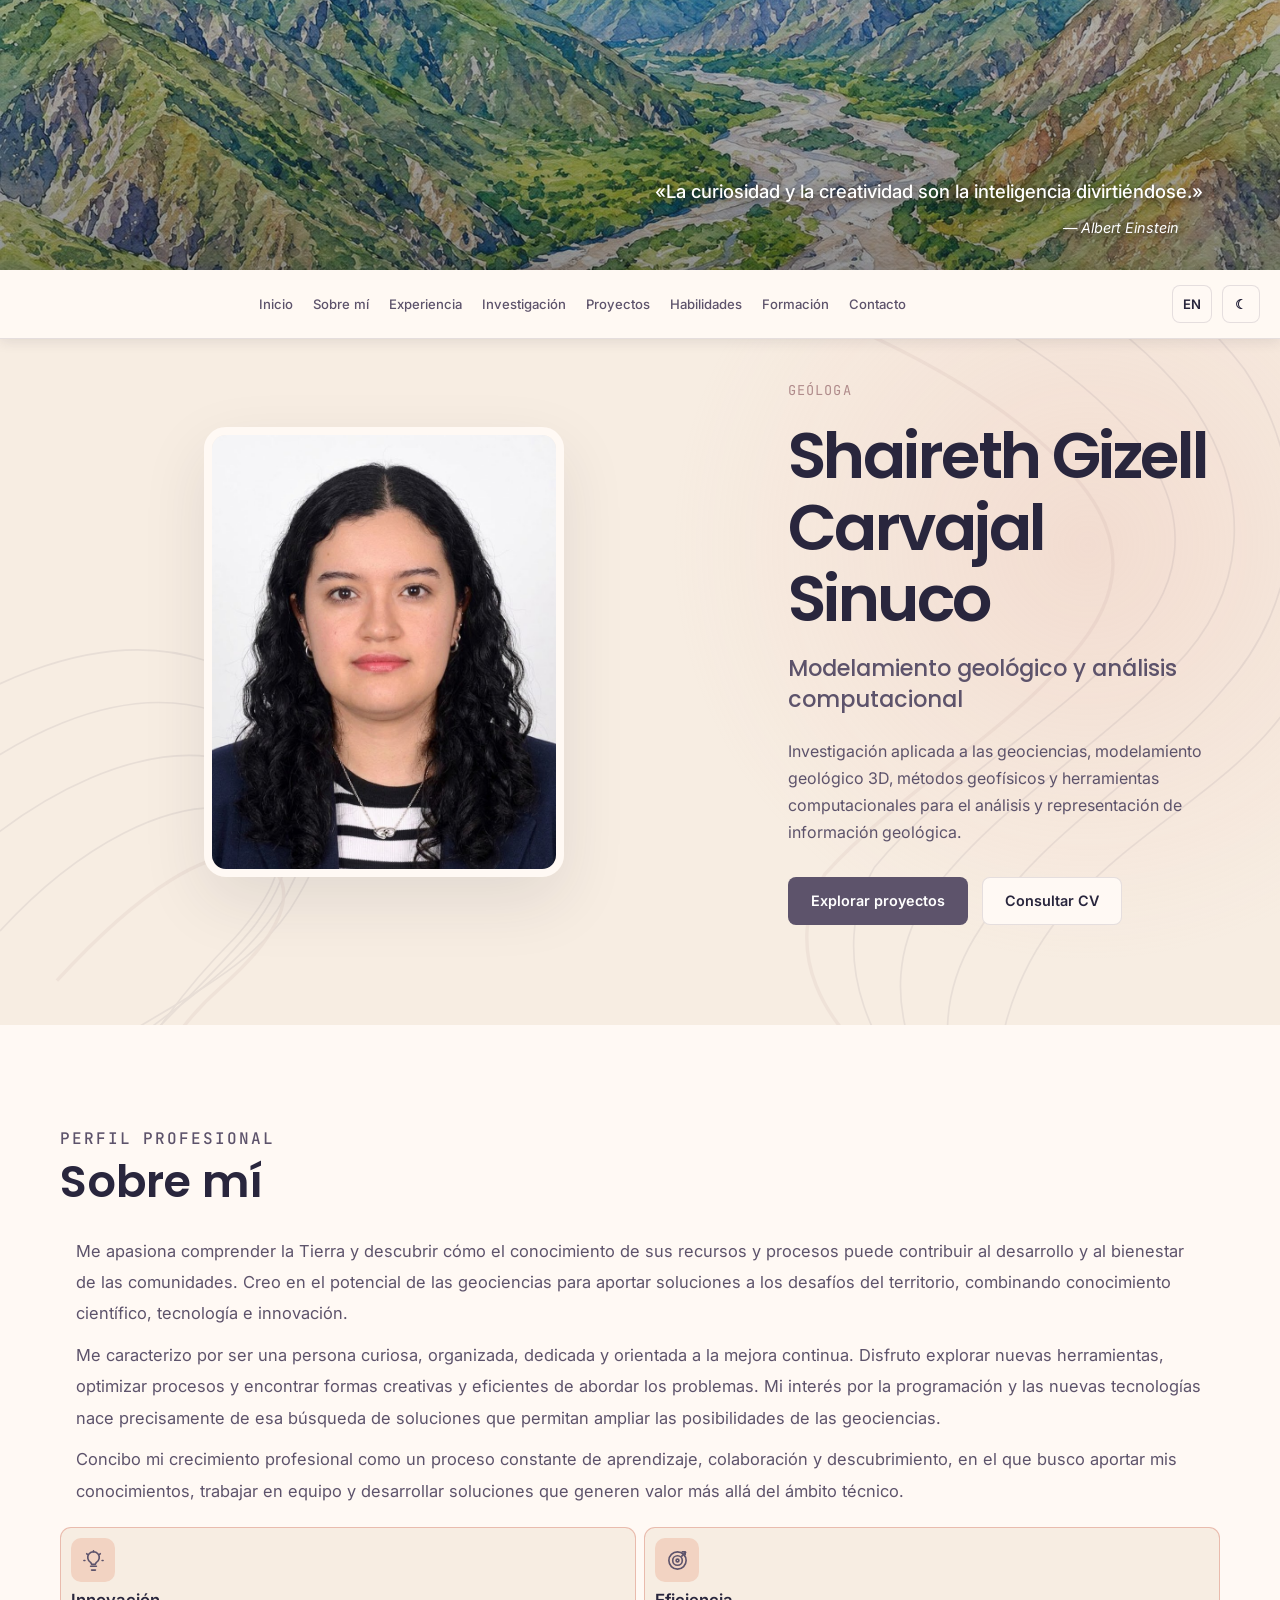
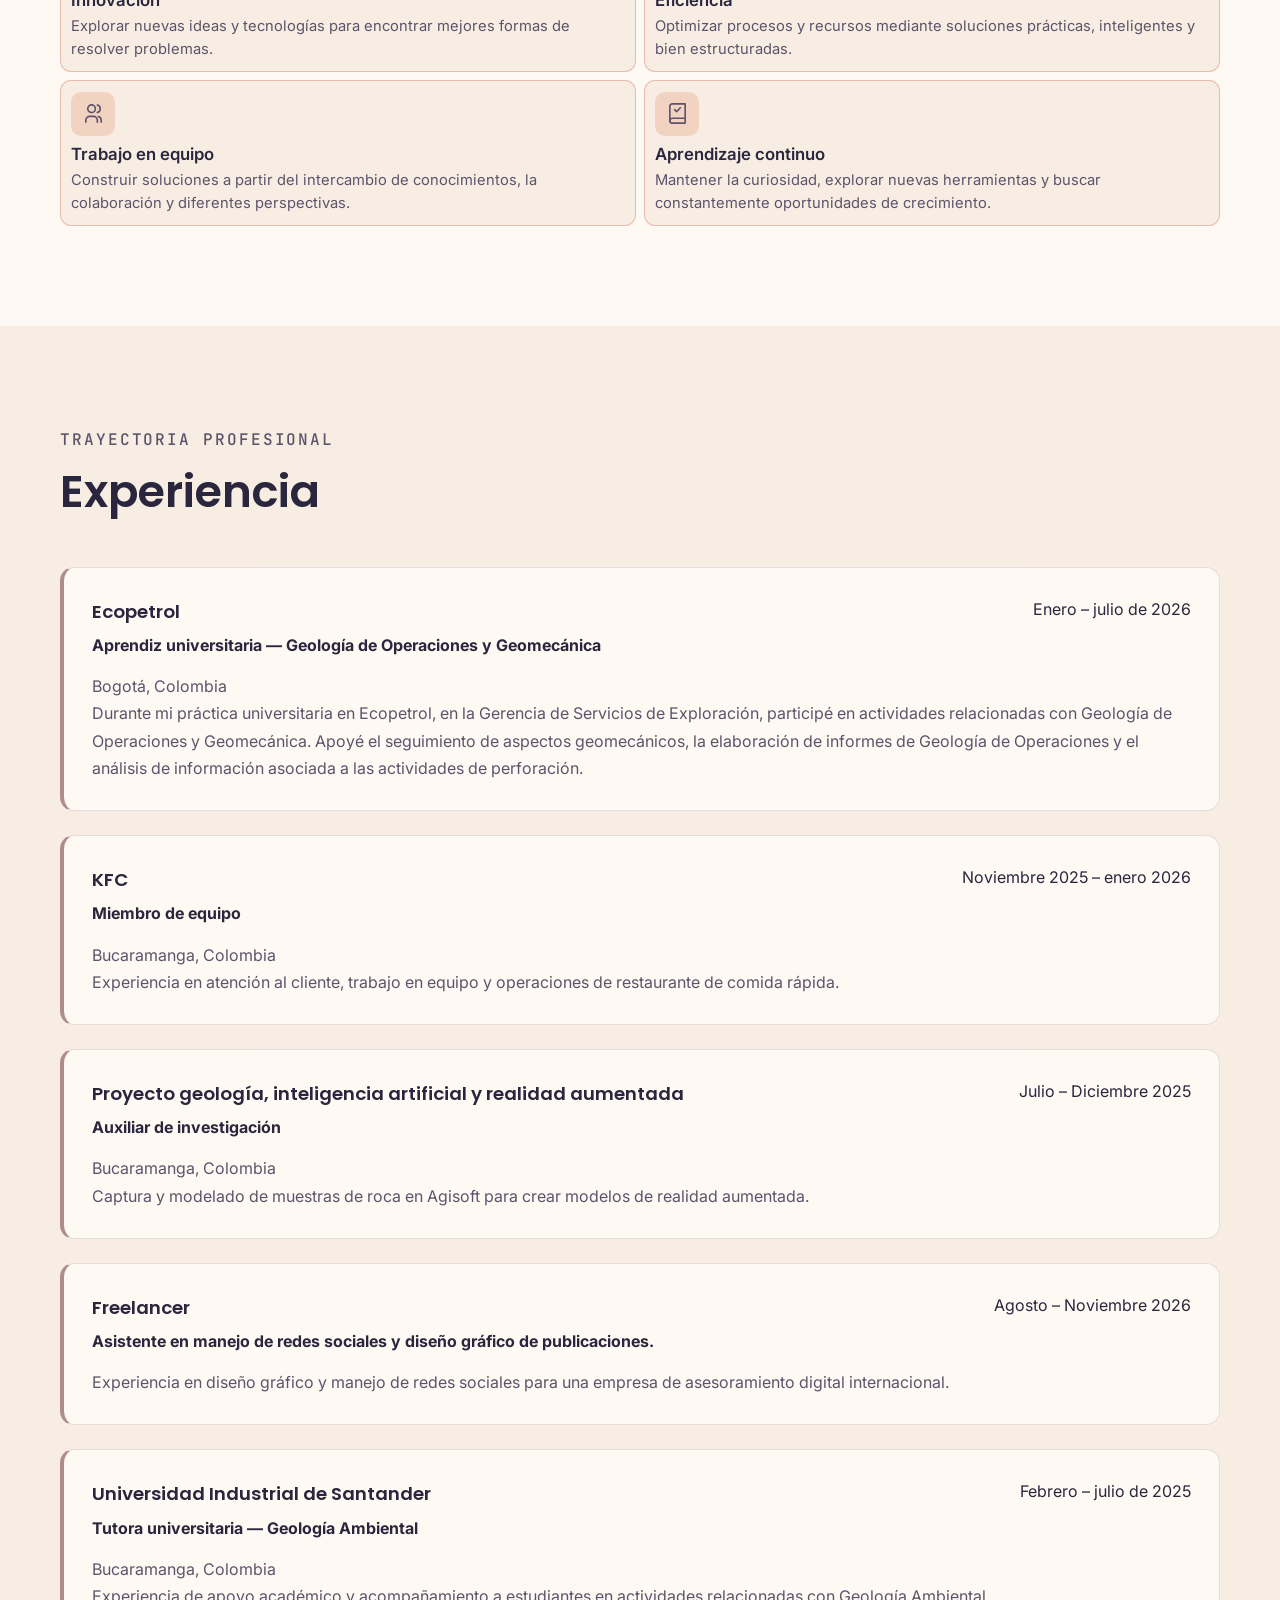
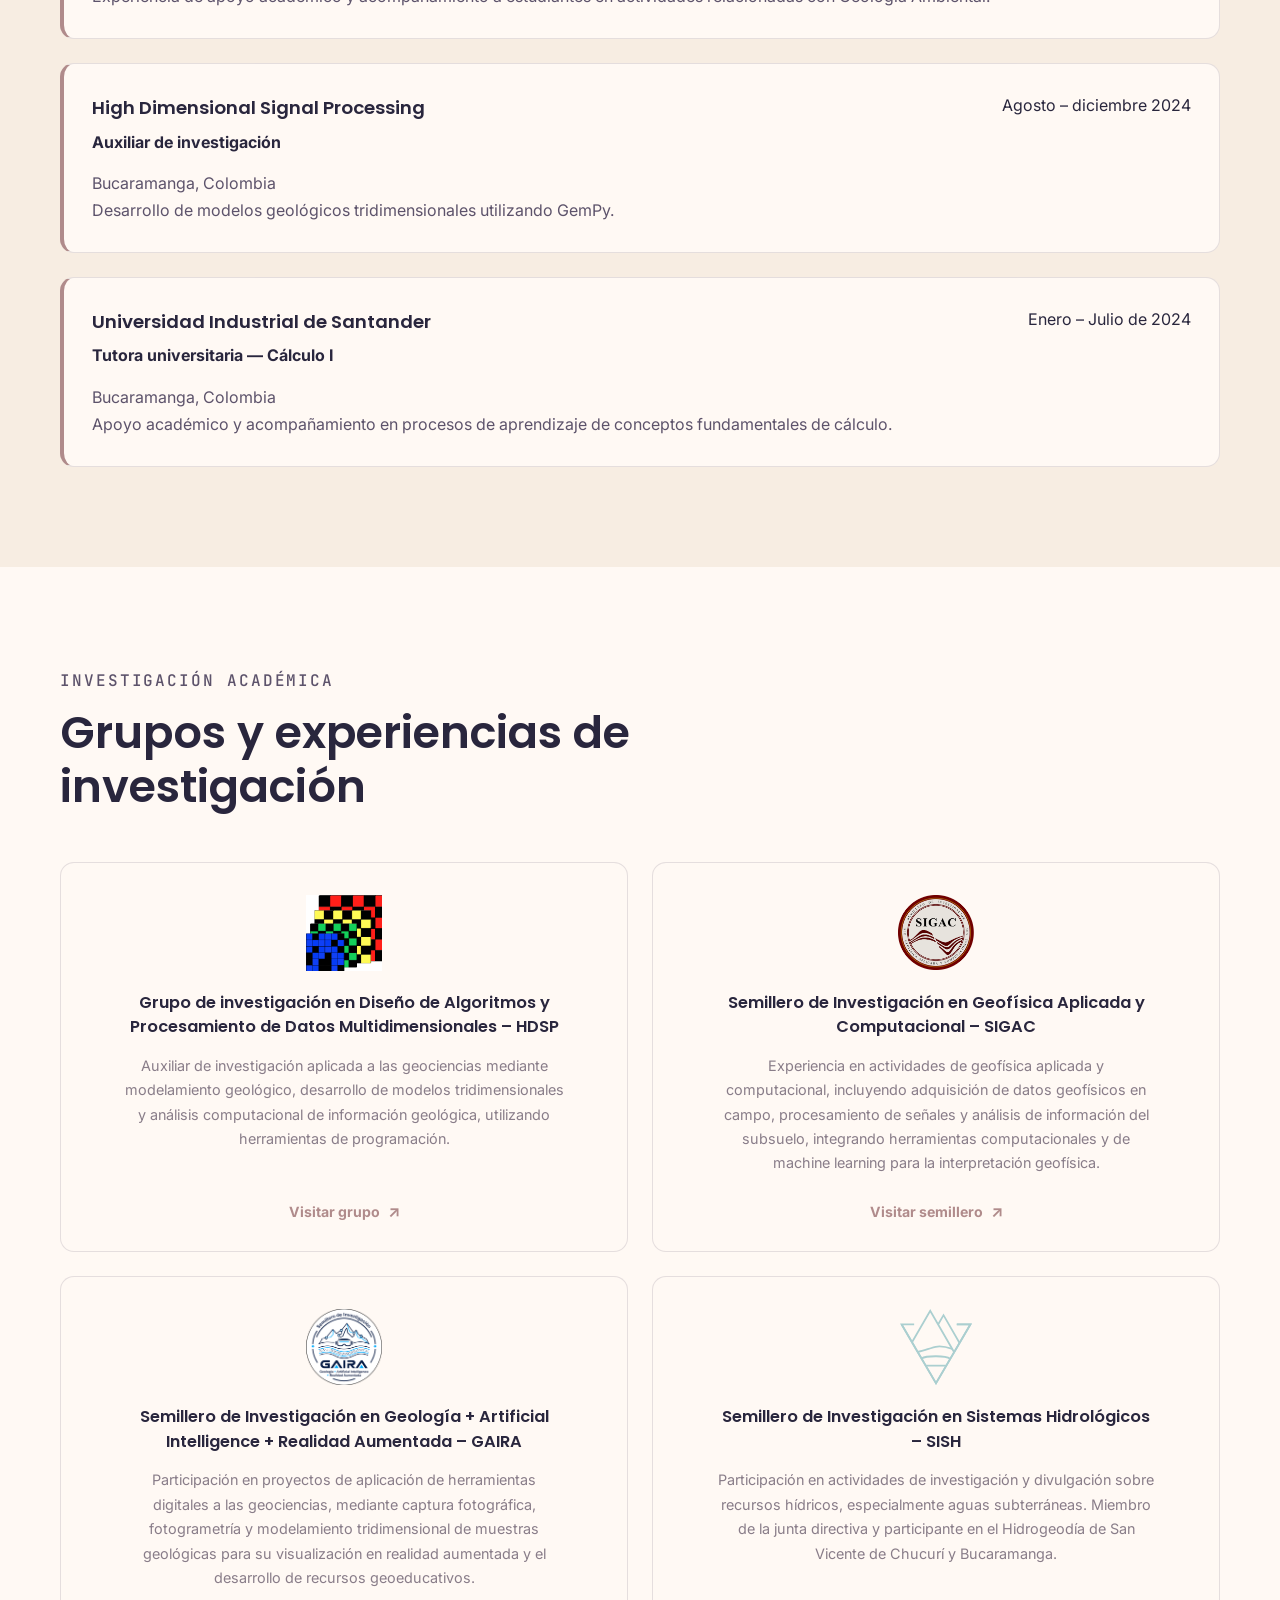
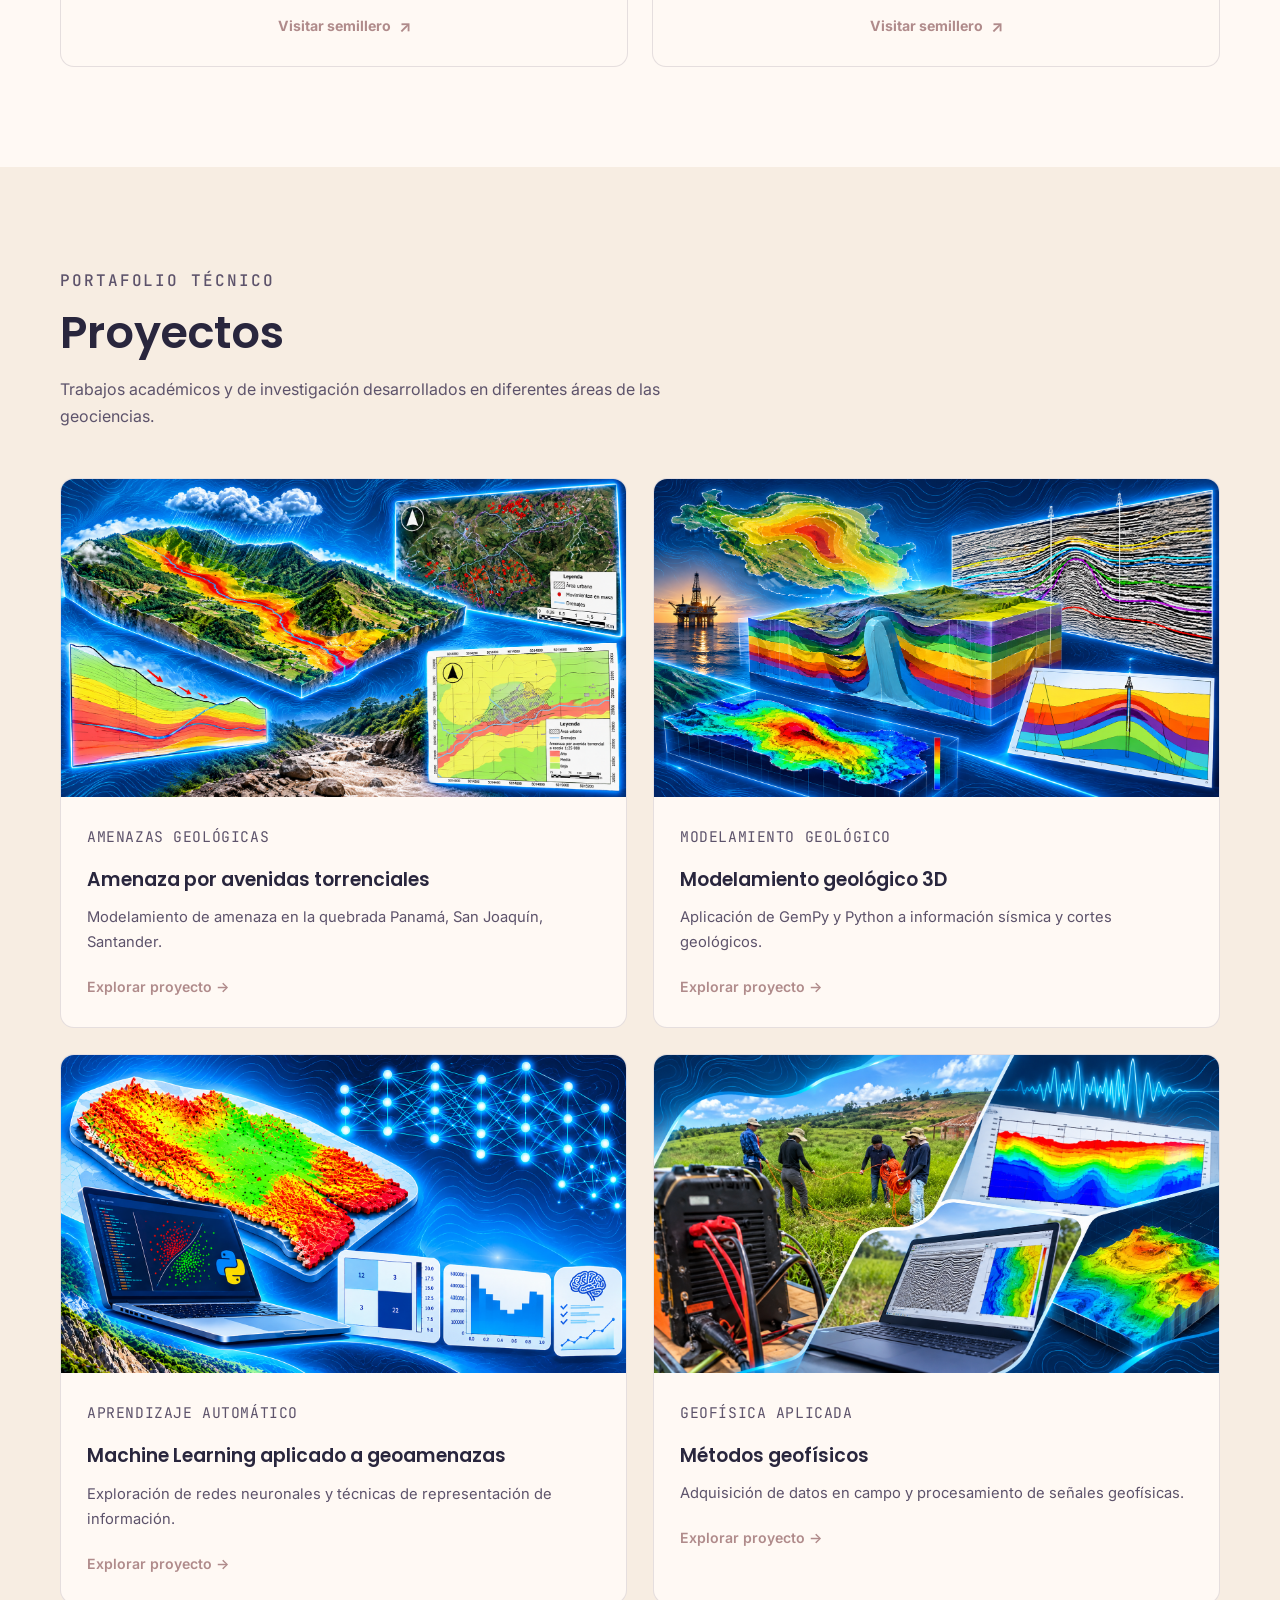
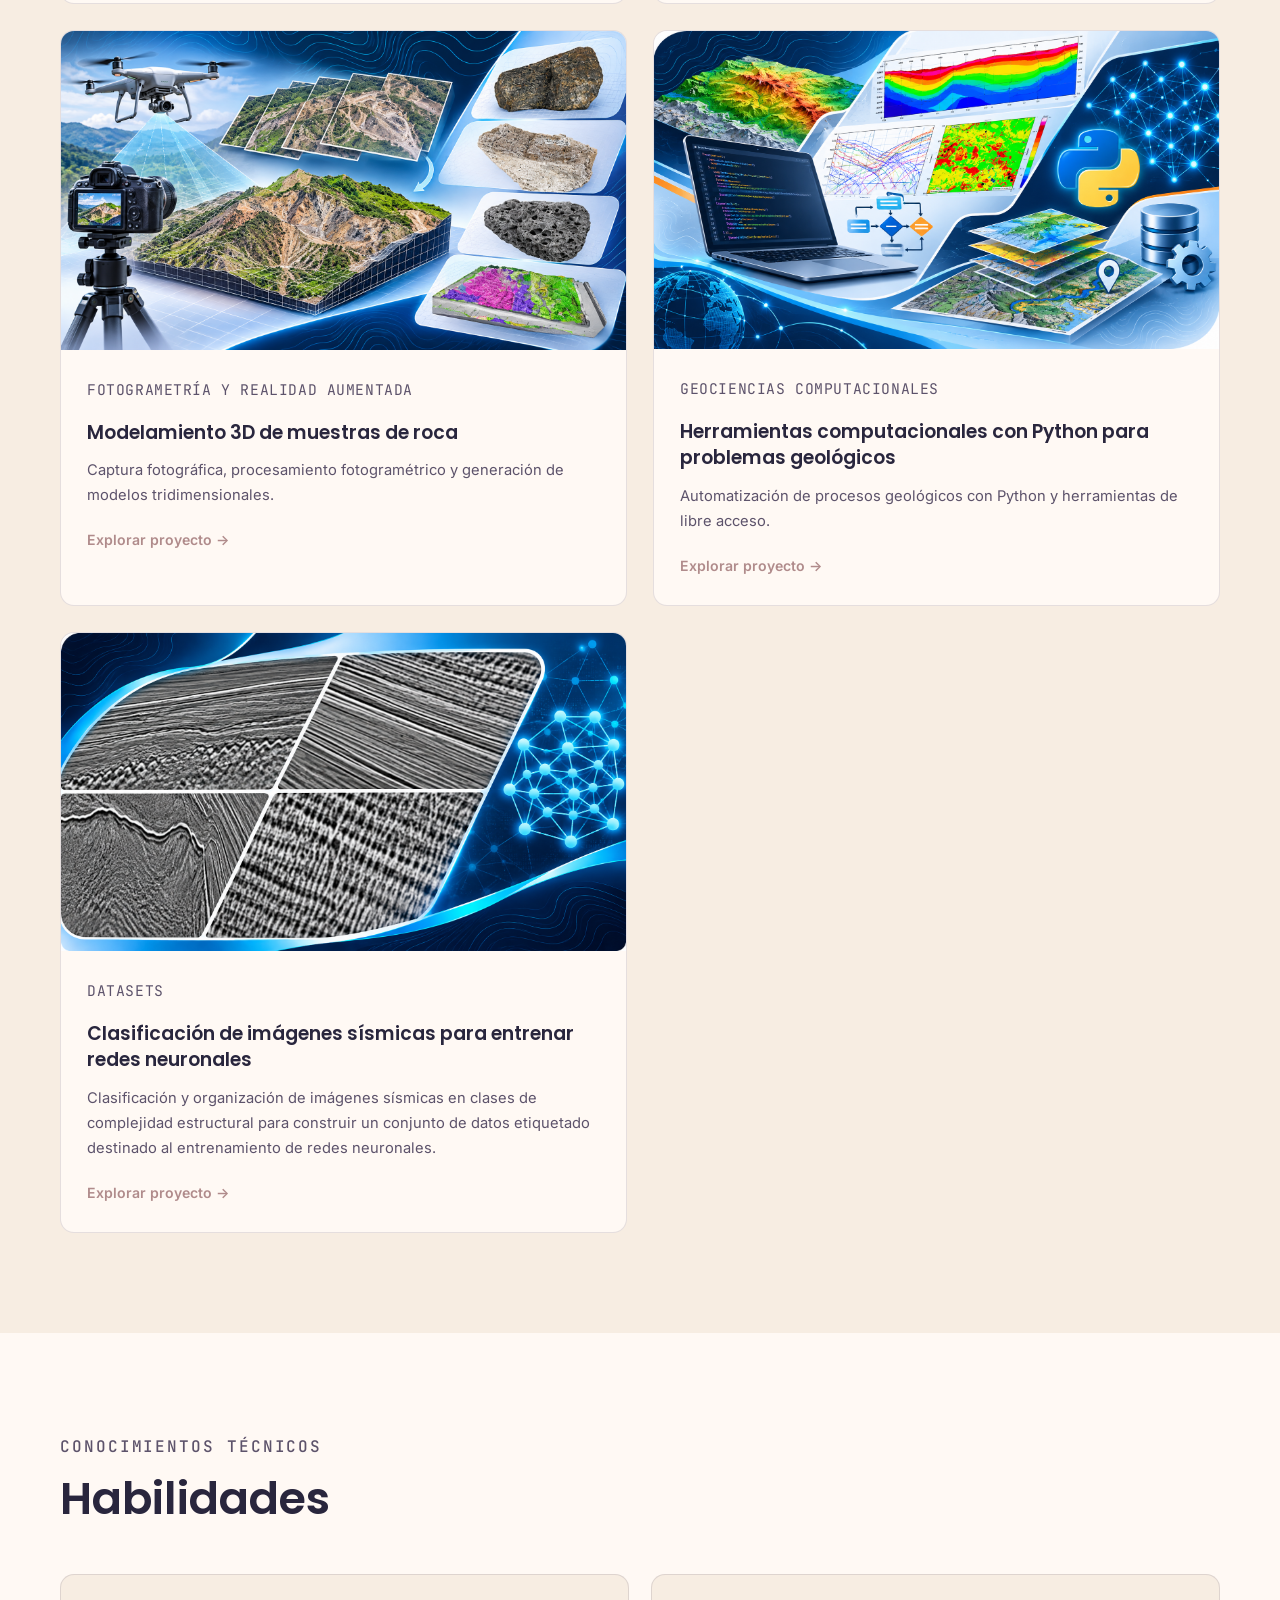
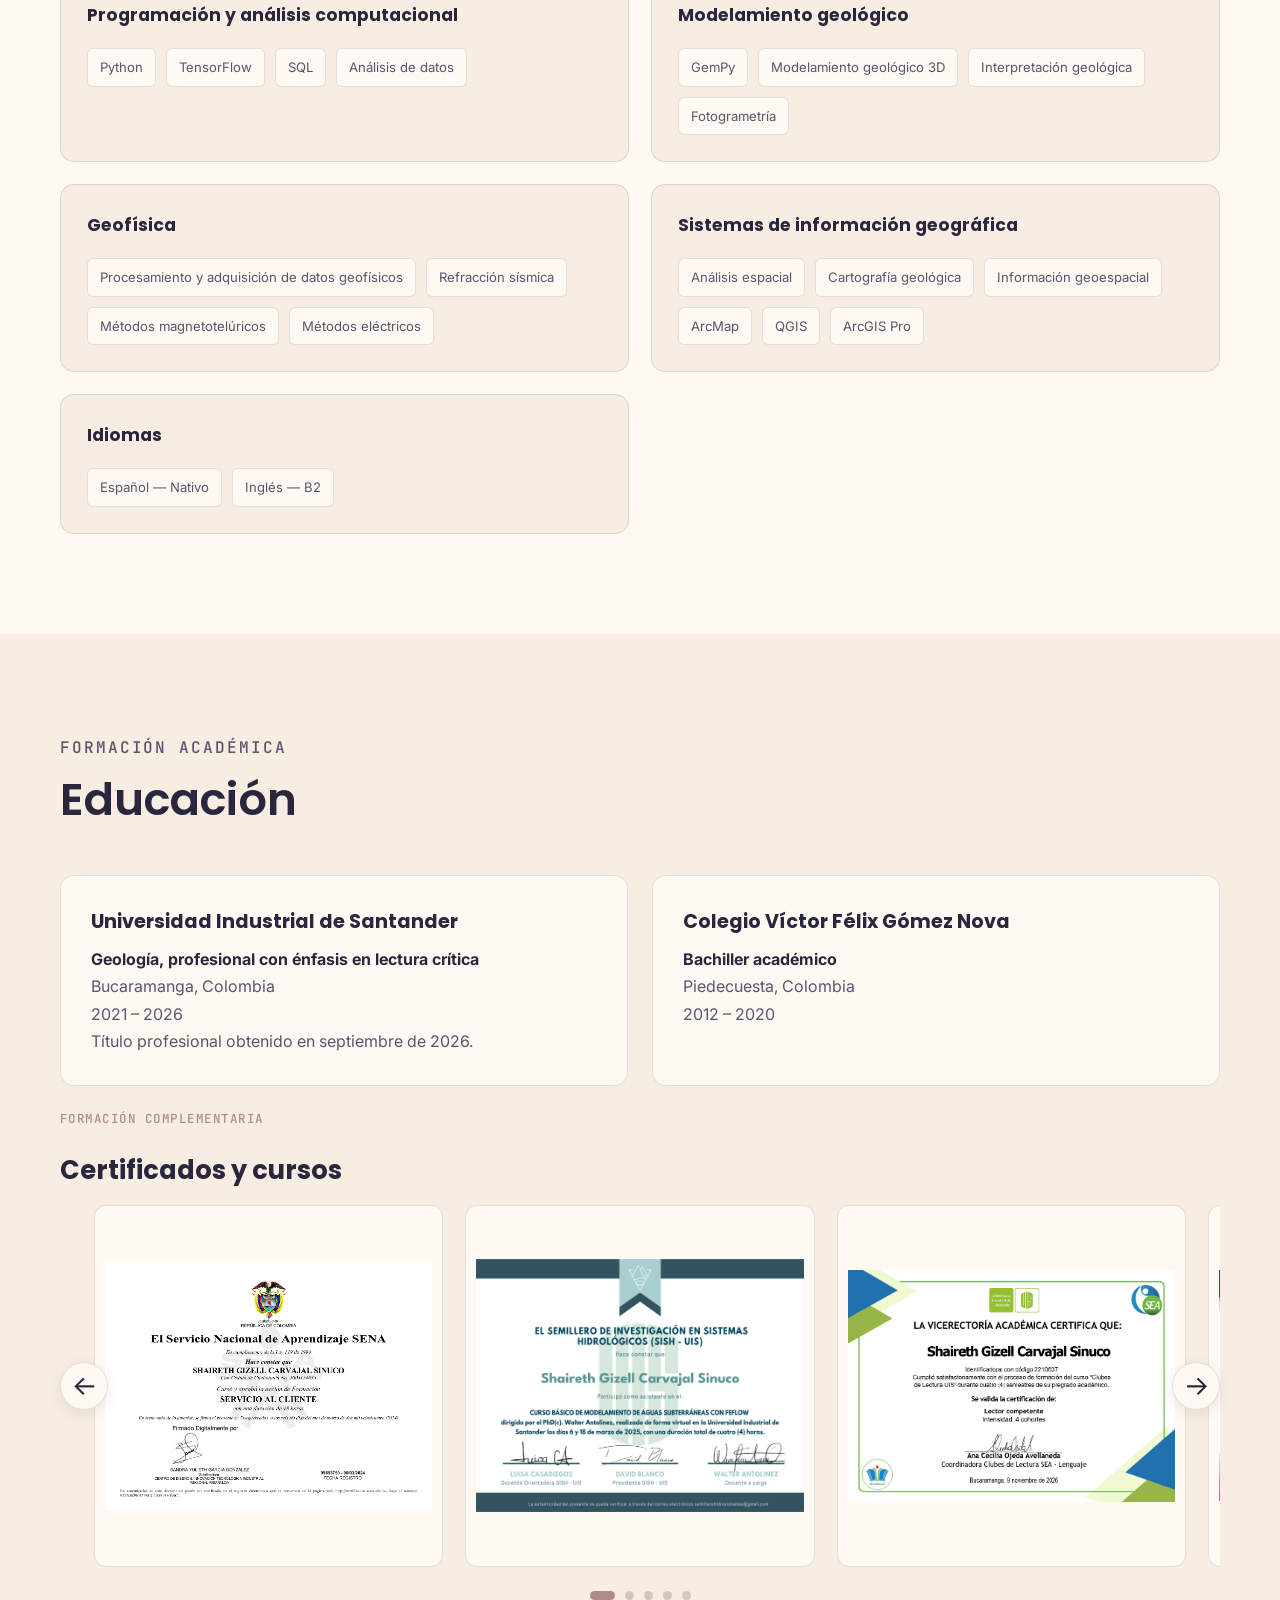
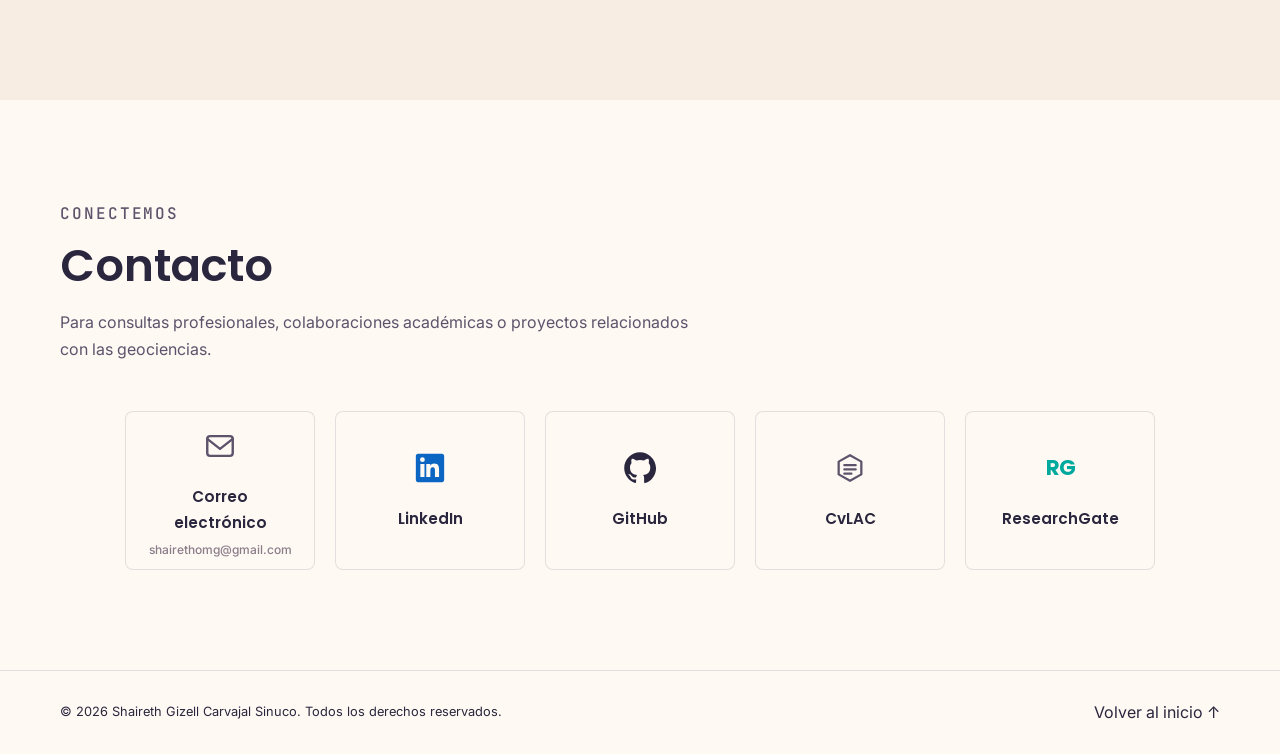
<file: index.html>
<!DOCTYPE html>
<html lang="es">
<head>
    <meta charset="UTF-8">
    <meta name="viewport" content="width=device-width, initial-scale=1.0">

    <meta name="author" content="Shaireth Gizell Carvajal Sinuco">
    <meta name="description" content="Portafolio profesional de Shaireth Gizell Carvajal Sinuco, geóloga. Modelamiento geológico, geofísica aplicada, análisis computacional e investigación en geociencias.">

    <meta name="theme-color" content="#F7EDE2">

    <title>Shaireth Carvajal | Geóloga</title>

    <link rel="preconnect" href="https://fonts.googleapis.com">
    <link rel="preconnect" href="https://fonts.gstatic.com" crossorigin>
    <link rel="stylesheet" href="https://fonts.googleapis.com/css2?family=Inter:wght@400;500;600;700&family=JetBrains+Mono:wght@400;500&family=Poppins:wght@400;500;600;700&display=swap">
    <link rel="preload" as="image" href="assets/images/chicamocha-header-optimized.jpg">

<!-- Icono del sitio (favicon) -->
<link
    rel="icon"
    type="image/png"
    href="assets/images/favicon.png">

<link
    rel="apple-touch-icon"
    href="assets/images/favicon.png">

    <!-- Hojas de estilo -->
    <link rel="stylesheet" href="assets/css/styles.css">
    <link rel="stylesheet" href="assets/css/themes.css">
    <link rel="stylesheet" href="assets/css/responsive.css">

<meta property="og:type" content="website">
<meta property="og:title" content="Shaireth Carvajal | Geóloga">
<meta property="og:description" content="Modelamiento geológico 3D, geofísica aplicada y análisis computacional.">
<meta property="og:image" content="https://shairethomg.github.io/assets/images/chicamocha-header-optimized.jpg">
<meta property="og:url" content="https://shairethomg.github.io/">
<meta name="twitter:card" content="summary_large_image">

    <!-- Fuentes: se configurarán visualmente en el siguiente bloque -->
</head>

<body>

<header class="site-header" id="site-header">

    <!-- Imagen panorámica y presentación -->
    <div class="header-banner">

        <div class="header-banner-overlay">

            <a href="#inicio" class="site-brand" aria-label="Ir al inicio">

                <span class="brand-name">
                    
                </span>

               
<div class="header-quote">

    <span class="brand-subtitle">
        «La curiosidad y la creatividad son la inteligencia divirtiéndose.»
    </span>

    <span class="quote-author">
        — Albert Einstein
    </span>

</div>

            </a>

        </div>

    </div>

</header>

<!-- Barra horizontal de navegación -->
<div class="navigation-bar">
        
<div class="header-container">

    <button class="menu-toggle" id="menu-toggle" type="button"
        aria-label="Abrir menú de navegación" aria-expanded="false"
        aria-controls="main-navigation">
        <span></span>
        <span></span>
        <span></span>
    </button>

    <nav class="main-navigation" id="main-navigation"
        aria-label="Navegación principal">

        <ul class="nav-list">
            <li><a href="#inicio">Inicio</a></li>
            <li><a href="#sobre-mi">Sobre mí</a></li>
            <li><a href="#experiencia">Experiencia</a></li>
            <li><a href="#investigacion">Investigación</a></li>
            <li><a href="#proyectos">Proyectos</a></li>
            <li><a href="#habilidades">Habilidades</a></li>
            <li><a href="#formacion">Formación</a></li>
            <li><a href="#contacto">Contacto</a></li>
        </ul>

    </nav>

    <div class="navigation-controls">

        <button
    class="language-toggle notranslate"
    id="language-toggle"
    type="button"
    aria-label="Cambiar idioma"
    aria-pressed="false"
    translate="no">
    EN
        </button>

<div class="gtranslate_wrapper" aria-hidden="true"></div>

        <button class="theme-toggle" id="theme-toggle"
            type="button" aria-label="Cambiar tema visual">
            <span class="theme-icon" aria-hidden="true">◐</span>
        </button>
    </div>

</div>

</div>

    <main>

        <!-- =====================================
             SECCIÓN 1: INICIO
        ====================================== -->

        <section class="hero-section" id="inicio">

            <div class="section-container hero-container">

                <div class="hero-image">

                    <img
                        src="assets/images/profile.jpg"
                        alt="Fotografía de Shaireth Gizell Carvajal Sinuco"
                        class="profile-image"
                        fetchpriority="high"
                        decoding="async">

                </div>

                <div class="hero-content">

                    <p class="hero-introduction">
                        Geóloga
                    </p>

                    <h1>
                        Shaireth Gizell Carvajal Sinuco
                    </h1>

                    <h2>
                        Modelamiento geológico y análisis computacional
                    </h2>

                    <p class="hero-description">
                        Investigación aplicada a las geociencias,
                        modelamiento geológico 3D, métodos geofísicos
                        y herramientas computacionales para el análisis
                        y representación de información geológica.
                    </p>

                    <div class="hero-actions">

                        <a href="#proyectos" class="button button-primary">
                            Explorar proyectos
                        </a>

                        <a
                            href="assets/documents/CV_Shaireth_ES.pdf"
                            class="button button-secondary"
                            id="cv-link"
                            target="_blank"
                            rel="noopener noreferrer">

                            Consultar CV
                        </a>

                    </div>

                </div>

            </div>

        </section>


<!-- =====================================
     SECCIÓN 2: SOBRE MÍ
====================================== -->

<!-- =====================================
     SECCIÓN 2: SOBRE MÍ
====================================== -->

<section class="about-section" id="sobre-mi">

    <div class="section-container">

        <div class="section-heading">
            <p class="section-eyebrow">Perfil profesional</p>
            <h2>Sobre mí</h2>
        </div>

        <div class="about-content">

            <p>
                Me apasiona comprender la Tierra y descubrir cómo el conocimiento
                de sus recursos y procesos puede contribuir al desarrollo y al
                bienestar de las comunidades. Creo en el potencial de las
                geociencias para aportar soluciones a los desafíos del territorio,
                combinando conocimiento científico, tecnología e innovación.
            </p>

            <p>
                Me caracterizo por ser una persona curiosa, organizada, dedicada
                y orientada a la mejora continua. Disfruto explorar nuevas
                herramientas, optimizar procesos y encontrar formas creativas
                y eficientes de abordar los problemas. Mi interés por la
                programación y las nuevas tecnologías nace precisamente de esa
                búsqueda de soluciones que permitan ampliar las posibilidades
                de las geociencias.
            </p>

            <p>
                Concibo mi crecimiento profesional como un proceso constante
                de aprendizaje, colaboración y descubrimiento, en el que busco
                aportar mis conocimientos, trabajar en equipo y desarrollar
                soluciones que generen valor más allá del ámbito técnico.
            </p>

            <!-- Tarjetas de valores -->
            <div class="about-values-grid">

                <!-- Innovación -->
                <article class="about-value-card">

                    <div class="about-value-icon">
                        <svg viewBox="0 0 24 24"
                             fill="none"
                             stroke="currentColor"
                             stroke-width="1.7"
                             stroke-linecap="round"
                             stroke-linejoin="round"
                             aria-hidden="true">

                            <path d="M9 18h6"/>
                            <path d="M10 22h4"/>
                            <path d="M15.09 14a6 6 0 1 0-6.18 0
                                     C9.58 14.63 10 15.5 10 16h4
                                     c0-.5.42-1.37 1.09-2Z"/>
                            <path d="M12 2v1"/>
                            <path d="m4.93 4.93.7.7"/>
                            <path d="M2 12h1"/>
                            <path d="m19.07 4.93-.7.7"/>
                            <path d="M21 12h1"/>

                        </svg>
                    </div>

                    <h3>Innovación</h3>

                    <p>
                        Explorar nuevas ideas y tecnologías para encontrar
                        mejores formas de resolver problemas.
                    </p>

                </article>

                <!-- Eficiencia -->
                <article class="about-value-card">

                    <div class="about-value-icon">
                        <svg viewBox="0 0 24 24"
                             fill="none"
                             stroke="currentColor"
                             stroke-width="1.7"
                             stroke-linecap="round"
                             stroke-linejoin="round"
                             aria-hidden="true">

                            <circle cx="12" cy="12" r="9"/>
                            <circle cx="12" cy="12" r="5"/>
                            <circle cx="12" cy="12" r="1.5"/>
                            <path d="m16.5 7.5 4-4"/>
                            <path d="M17 3h3v3"/>

                        </svg>
                    </div>

                    <h3>Eficiencia</h3>

                    <p>
                        Optimizar procesos y recursos mediante soluciones
                        prácticas, inteligentes y bien estructuradas.
                    </p>

                </article>

                <!-- Trabajo en equipo -->
                <article class="about-value-card">

                    <div class="about-value-icon">
                        <svg viewBox="0 0 24 24"
                             fill="none"
                             stroke="currentColor"
                             stroke-width="1.7"
                             stroke-linecap="round"
                             stroke-linejoin="round"
                             aria-hidden="true">

                            <path d="M16 21v-2a4 4 0 0 0-4-4H8
                                     a4 4 0 0 0-4 4v2"/>
                            <circle cx="10" cy="7" r="4"/>
                            <path d="M20 21v-2a4 4 0 0 0-3-3.87"/>
                            <path d="M16 3.13a4 4 0 0 1 0 7.75"/>

                        </svg>
                    </div>

                    <h3>Trabajo en equipo</h3>

                    <p>
                        Construir soluciones a partir del intercambio de
                        conocimientos, la colaboración y diferentes perspectivas.
                    </p>

                </article>

                <!-- Aprendizaje continuo -->
                <article class="about-value-card">

                    <div class="about-value-icon">
                        <svg viewBox="0 0 24 24"
                             fill="none"
                             stroke="currentColor"
                             stroke-width="1.7"
                             stroke-linecap="round"
                             stroke-linejoin="round"
                             aria-hidden="true">

                            <path d="M4 19.5A2.5 2.5 0 0 1 6.5 17H20"/>
                            <path d="M6.5 2H20v20H6.5
                                     A2.5 2.5 0 0 1 4 19.5v-15
                                     A2.5 2.5 0 0 1 6.5 2Z"/>
                            <path d="m9 8 2 2 4-4"/>

                        </svg>
                    </div>

                    <h3>Aprendizaje continuo</h3>

                    <p>
                        Mantener la curiosidad, explorar nuevas herramientas
                        y buscar constantemente oportunidades de crecimiento.
                    </p>

                </article>

            </div>

        </div>

    </div>

</section>
        <!-- =====================================
             SECCIÓN 3: EXPERIENCIA PROFESIONAL
        ====================================== -->

        <section class="experience-section" id="experiencia">

            <div class="section-container">

                <div class="section-heading">

                    <p class="section-eyebrow">Trayectoria profesional</p>

                    <h2>Experiencia</h2>

                </div>

                <div class="experience-list">

                    <!-- Ecopetrol -->

                    <article class="experience-card">

                        <div class="experience-header">

                            <div>
                                <h3>Ecopetrol</h3>

                                <h4>
                                    Aprendiz universitaria —
                                    Geología de Operaciones y Geomecánica
                                </h4>
                            </div>

                            <span class="experience-date">
                                Enero – julio de 2026
                            </span>

                        </div>

                        <p class="experience-location">
                            Bogotá, Colombia
                        </p>

                        <p>
                            Durante mi práctica universitaria en
                            Ecopetrol, en la Gerencia de Servicios
                            de Exploración, participé en actividades
                            relacionadas con Geología de Operaciones
                            y Geomecánica. Apoyé el seguimiento de
                            aspectos geomecánicos, la elaboración
                            de informes de Geología de Operaciones
                            y el análisis de información asociada
                            a las actividades de perforación.
                        </p>

                    </article>
                        <article class="experience-card">

                        <div class="experience-header">

                            <div>
                                <h3>KFC</h3>

                                <h4>
                                    Miembro de equipo
                                </h4>
                            </div>

                            <span class="experience-date">
                                Noviembre 2025 – enero 2026
                            </span>

                            </div>

                             <p class="experience-location">
                            Bucaramanga, Colombia
                            </p>

                        <p>
                            Experiencia en atención al cliente,
                            trabajo en equipo y operaciones
                            de restaurante de comida rápida.
                        </p>

                    </article>

                        <article class="experience-card">

                        <div class="experience-header">

                            <div>
                                <h3>Proyecto geología, inteligencia artificial y realidad aumentada</h3>

                                <h4>
                                    Auxiliar de investigación
                                </h4>
                            </div>

                            <span class="experience-date">
                                Julio – Diciembre 2025
                            </span>

                        </div>

                            <p class="experience-location">
                            Bucaramanga, Colombia
                            </p>

                        <p>
                            Captura y modelado de muestras de roca en Agisoft para crear modelos de realidad aumentada.
                        </p>

                    </article>
                    
                    <article class="experience-card">

                        <div class="experience-header">

                            <div>
                                <h3>Freelancer</h3>

                                <h4>
                                    Asistente en manejo de redes sociales y diseño gráfico de publicaciones.
                                </h4>
                            </div>

                            <span class="experience-date">
                                Agosto – Noviembre 2026
                            </span>

                        </div>

                        

                        <p>
                            Experiencia en diseño gráfico y manejo de redes sociales para una empresa de asesoramiento digital internacional.
                        </p>

                    </article>

                    <article class="experience-card">

                        <div class="experience-header">

                            <div>
                                <h3>Universidad Industrial de Santander</h3>

                                <h4>
                                    Tutora universitaria —
                                    Geología Ambiental
                                </h4>
                            </div>

                            <span class="experience-date">
                                Febrero – julio de 2025
                            </span>

                        </div>

                            <p class="experience-location">
                            Bucaramanga, Colombia
                            </p>

                        <p>
                            Experiencia de apoyo académico y
                            acompañamiento a estudiantes en
                            actividades relacionadas con
                            Geología Ambiental.
                        </p>

                    </article>


                    <article class="experience-card">

                        <div class="experience-header">

                            <div>
                                <h3>High Dimensional Signal Processing</h3>

                                <h4>
                                    Auxiliar de investigación
                                </h4>
                            </div>

                            <span class="experience-date">
                                Agosto – diciembre 2024
                            </span>

                        </div>

                                                     <p class="experience-location">
                            Bucaramanga, Colombia
                            </p>

                        <p>
                            Desarrollo de modelos geológicos tridimensionales utilizando GemPy.
                        </p>

                    </article>


                    <!-- Docencia universitaria -->



                    <article class="experience-card">

                        <div class="experience-header">

                            <div>
                                <h3>Universidad Industrial de Santander</h3>

                                <h4>
                                    Tutora universitaria —
                                    Cálculo I
                                </h4>
                            </div>

                            <span class="experience-date">
                                Enero – Julio de 2024
                            </span>

                        </div>
                        
                            <p class="experience-location">
                            Bucaramanga, Colombia
                            </p>

                        <p>
                            Apoyo académico y acompañamiento
                            en procesos de aprendizaje de
                            conceptos fundamentales de cálculo.
                        </p>

                    </article>

                </div>

            </div>

        </section>


        
<!-- =====================================
     SECCIÓN 4: INVESTIGACIÓN
====================================== -->

<section class="research-section" id="investigacion">
    <div class="section-container">

        <div class="section-heading">
            <p class="section-eyebrow">
                Investigación académica
            </p>

            <h2>Grupos y experiencias de investigación</h2>
        </div>

        <div class="research-grid">

            <!-- HDSP -->
            <article class="research-card">

                <div class="research-logo">
                    <img
                        src="assets/images/grupos/hdsp.png"
                        alt="Logo del grupo HDSP" loading="lazy" decoding="async">
                </div>

                <h3>
                    Grupo de investigación en Diseño de Algoritmos y
                    Procesamiento de Datos Multidimensionales – HDSP
                </h3>

                <p>
                    Auxiliar de investigación aplicada a las geociencias
                    mediante modelamiento geológico, desarrollo de
                    modelos tridimensionales y análisis computacional de
                    información geológica, utilizando herramientas de programación.
                </p>

                <a href="https://grupos.uis.edu.co/hdsp/es/"
                   class="research-link"
                   target="_blank"
                   rel="noopener noreferrer">
                    Visitar grupo <span>↗</span>
                </a>

            </article>


            <!-- SIGAC -->
            <article class="research-card">

                <div class="research-logo">
                    <img
                        src="assets/images/grupos/sigac.png"
                        alt="Logo del semillero SIGAC" loading="lazy" decoding="async">
                </div>

                <h3>
                    Semillero de Investigación en Geofísica Aplicada
                    y Computacional – SIGAC
                </h3>

                <p>
                    Experiencia en actividades de geofísica aplicada y
                    computacional, incluyendo adquisición de datos geofísicos
                    en campo, procesamiento de señales y análisis de información
                    del subsuelo, integrando herramientas computacionales y de machine learning
                    para la interpretación geofísica.
                </p>

                <a href="https://sigacuis.github.io/index.html"
                   class="research-link"
                   target="_blank"
                   rel="noopener noreferrer">
                    Visitar semillero <span>↗</span>
                </a>

            </article>


            <!-- GAIRA -->
            <article class="research-card">

                <div class="research-logo">
                    <img
                        src="assets/images/grupos/gaira.png"
                        alt="Logo del semillero GAIRA" loading="lazy" decoding="async">
                </div>

                <h3>
                    Semillero de Investigación en Geología +
                    Artificial Intelligence + Realidad Aumentada – GAIRA
                </h3>

                <p>
                    Participación en proyectos de aplicación de herramientas
                    digitales a las geociencias, mediante captura fotográfica,
                    fotogrametría y modelamiento tridimensional de muestras
                    geológicas para su visualización en realidad aumentada
                    y el desarrollo de recursos geoeducativos.
                </p>

                <a href="https://sites.google.com/view/gaira-uis"
                   class="research-link"
                   target="_blank"
                   rel="noopener noreferrer">
                    Visitar semillero <span>↗</span>
                </a>

            </article>


            <!-- SISH -->
            <article class="research-card">

                <div class="research-logo">
                    <img
                        src="assets/images/grupos/sish.svg"
                        alt="Logo del semillero SISH" loading="lazy" decoding="async">
                </div>

                <h3>
                    Semillero de Investigación en Sistemas
                    Hidrológicos – SISH
                </h3>

                <p>
                    Participación en actividades de investigación y
                    divulgación sobre recursos hídricos, especialmente
                    aguas subterráneas. Miembro de la junta directiva
                    y participante en el Hidrogeodía de San Vicente
                    de Chucurí y Bucaramanga.
                </p>

                <a href="https://sish-uis.github.io/"
                   class="research-link"
                   target="_blank"
                   rel="noopener noreferrer">
                    Visitar semillero <span>↗</span>
                </a>

            </article>

        </div>
    </div>
</section>
        
<!-- =====================================
     SECCIÓN 5: PROYECTOS
====================================== -->

<section class="projects-section" id="proyectos">

    <div class="section-container">

        <div class="section-heading">

            <p class="section-eyebrow">
                Portafolio técnico
            </p>

            <h2>Proyectos</h2>

            <p>
                Trabajos académicos
                y de investigación desarrollados en
                diferentes áreas de las geociencias.
            </p>

        </div>

        <!-- Tarjetas de proyectos -->

        <div class="projects-grid" id="projects-grid">

            <article class="project-card">

                <div class="project-image">
                    <!-- Imagen propia del proyecto -->
                    <img
                        src="assets/images/projects/avenidas-torrenciales.png"
                        alt="Proyecto de amenaza por avenidas torrenciales en la quebrada Panamá"
                        loading="lazy" decoding="async">
                </div>

                <div class="project-content">

                    <p class="project-category">
                        Amenazas geológicas
                    </p>

                    <h3>
                        Amenaza por avenidas torrenciales
                    </h3>

                    <p>
                        Modelamiento de amenaza en la
                        quebrada Panamá, San Joaquín,
                        Santander.
                    </p>

                    <a href="proyectos/avenidas-torrenciales.html">
                        Explorar proyecto →
                    </a>

                </div>

            </article>


            <article class="project-card">

                <div class="project-image">
                    <img
                        src="assets/images/projects/modelamiento-gempy.png"
                        alt="Modelo geológico tridimensional desarrollado con GemPy"
                        loading="lazy" decoding="async">
                </div>

                <div class="project-content">

                    <p class="project-category">
                        Modelamiento geológico
                    </p>

                    <h3>
                        Modelamiento geológico 3D
                    </h3>

                    <p>
                        Aplicación de GemPy y Python
                        a información sísmica y
                        cortes geológicos.
                    </p>

                    <a href="proyectos/modelamiento-gempy.html">
                        Explorar proyecto →
                    </a>

                </div>

            </article>


            <article class="project-card">

                <div class="project-image">
                    <img
                        src="assets/images/projects/machine-learning.jpg"
                        alt="Análisis computacional aplicado al estudio de movimientos en masa"
                        loading="lazy" decoding="async">
                </div>

                <div class="project-content">

                    <p class="project-category">
                        Aprendizaje automático
                    </p>

                    <h3>
                        Machine Learning aplicado a geoamenazas
                    </h3>

                    <p>
                        Exploración de redes neuronales
                        y técnicas de representación
                        de información.
                    </p>

                    <a href="proyectos/machine-learning.html">
                        Explorar proyecto →
                    </a>

                </div>

            </article>


            <article class="project-card">

                <div class="project-image">
                    <img
                        src="assets/images/projects/geofisica.jpg"
                        alt="Adquisición y procesamiento de datos geofísicos"
                        loading="lazy" decoding="async">
                </div>

                <div class="project-content">

                    <p class="project-category">
                        Geofísica aplicada
                    </p>

                    <h3>
                        Métodos geofísicos
                    </h3>

                    <p>
                        Adquisición de datos en campo
                        y procesamiento de señales
                        geofísicas.
                    </p>

                    <a href="proyectos/geofisica.html">
                        Explorar proyecto →
                    </a>

                </div>

            </article>


            <article class="project-card">

                <div class="project-image">
                    <img
                        src="assets/images/projects/realidad-aumentada.jpg"
                        alt="Modelo tridimensional de una muestra de roca"
                        loading="lazy" decoding="async">
                </div>

                <div class="project-content">

                    <p class="project-category">
                        Fotogrametría y realidad aumentada
                    </p>

                    <h3>
                        Modelamiento 3D de muestras de roca
                    </h3>

                    <p>
                        Captura fotográfica, procesamiento
                        fotogramétrico y generación de
                        modelos tridimensionales.
                    </p>

                    <a href="proyectos/realidad-aumentada.html">
                        Explorar proyecto →
                    </a>

                </div>

            </article>

                        <article class="project-card">

                <div class="project-image">
                    <img
                        src="assets/images/projects/herramientas-computacionales.jpg"
                        alt="Imagen Ilustrativa de herramientas computacionales con Python aplicadas a problemas geológicos"
                        loading="lazy" decoding="async">
                </div>

                <div class="project-content">

                    <p class="project-category">
                        Geociencias computacionales
                        
                    </p>

                    <h3>
                        Herramientas computacionales con Python para problemas geológicos
                    </h3>

                    <p>
                        Automatización de procesos geológicos con Python y herramientas de libre acceso.
                    </p>

                    <a href="proyectos/herramientas-computacionales.html">
                        Explorar proyecto →
                    </a>

                </div>

            </article>

            <article class="project-card">

                <div class="project-image">
                    <img
                        src="assets/images/projects/clasificacion-imagenes-sismicas.jpg"
                        alt="Imagenes sisimicas"
                        loading="lazy" decoding="async">
                </div>

                <div class="project-content">

                    <p class="project-category">
                        Datasets
                    </p>

                    <h3>
                        Clasificación de imágenes sísmicas para entrenar redes neuronales
                    </h3>

                    <p>
                        Clasificación y organización de imágenes sísmicas en clases de complejidad estructural para construir un conjunto de datos etiquetado destinado al entrenamiento de redes neuronales. 
                    </p>

                    <a href="proyectos/clasificacion-imagenes-sismicas.html">
                        Explorar proyecto →
                    </a>

    
                </div>

            </article>

        </div>

    </div>

</section>

        <!-- =====================================
             SECCIÓN 6: HABILIDADES
        ====================================== -->

        <section class="skills-section" id="habilidades">

            <div class="section-container">

                <div class="section-heading">

                    <p class="section-eyebrow">
                        Conocimientos técnicos
                    </p>

                    <h2>Habilidades</h2>

                </div>

                <div class="skills-grid">

                    <article class="skill-group">

                        <h3>Programación y análisis computacional</h3>

                        <ul>
                            <li>Python</li>
                            <li>TensorFlow</li>
                            <li>SQL</li>
                            <li>Análisis de datos</li>
                        </ul>

                    </article>


                    <article class="skill-group">

                        <h3>Modelamiento geológico</h3>

                        <ul>
                            <li>GemPy</li>
                            <li>Modelamiento geológico 3D</li>
                            <li>Interpretación geológica</li>
                            <li>Fotogrametría</li>
                        </ul>

                    </article>


                    <article class="skill-group">

                        <h3>Geofísica</h3>

                        <ul>
                            <li>Procesamiento y adquisición de datos geofísicos</li>
                            <li>Refracción sísmica</li>
                            <li>Métodos magnetotelúricos</li>
                            <li>Métodos eléctricos</li>
                        </ul>

                    </article>


                    <article class="skill-group">

                        <h3>Sistemas de información geográfica</h3>

                        <ul>
                            <li>Análisis espacial</li>
                            <li>Cartografía geológica</li>
                            <li>Información geoespacial</li>
                            <li>ArcMap</li>
                            <li>QGIS</li>
                            <li>ArcGIS Pro</li>
                        </ul>

                    </article>

                    <article class="skill-group">

                        <h3>Idiomas</h3>

                        <ul>
                            <li>Español — Nativo</li>
                            <li>Inglés — B2</li>
                            
                        </ul>

                    </article>

                </div>

            </div>

        </section>


       
<!-- =====================================
     SECCIÓN 7: FORMACIÓN
====================================== -->

<section class="education-section" id="formacion">

    <div class="section-container">

        <div class="section-heading">

            <p class="section-eyebrow">
                Formación académica
            </p>

            <h2>Educación</h2>

        </div>

        <div class="education-grid">

            <article class="education-card">

                <h3>Universidad Industrial de Santander</h3>

                <h4>Geología, profesional con énfasis en lectura crítica</h4>

                <p>Bucaramanga, Colombia</p>

                <p>2021 – 2026</p>

                <p>
                    Título profesional obtenido en septiembre de 2026.
                </p>

            </article>

            <article class="education-card">

                <h3>Colegio Víctor Félix Gómez Nova</h3>

                <h4>Bachiller académico</h4>

                <p>Piedecuesta, Colombia</p>

                <p>2012 – 2020</p>

            </article>

        </div>

        <!-- CERTIFICADOS -->

        <div class="certificates-section">

            
<div class="certificates-heading">

    <div>
        <p class="section-eyebrow">
            Formación complementaria
        </p>

        <h3>Certificados y cursos</h3>
    </div>

</div>

<div class="certificates-carousel-wrapper">

    <button
        class="certificate-arrow certificate-arrow-prev"
        id="cert-prev"
        aria-label="Certificado anterior"
        type="button">
        &#8592;
    </button>

    <div class="certificates-carousel">

        <div class="certificates-track" id="certificates-track">

            <article class="certificate-card">
                <div class="certificate-image">
                    <img src="assets/images/certificados/certificado-01.png"
                         alt="Certificado 1"
                         loading="lazy" decoding="async">
                </div>
            </article>

            <article class="certificate-card">
                <div class="certificate-image">
                    <img src="assets/images/certificados/certificado-02.png"
                         alt="Certificado 2"
                         loading="lazy" decoding="async">
                </div>
            </article>

            <article class="certificate-card">
                <div class="certificate-image">
                    <img src="assets/images/certificados/certificado-03.png"
                         alt="Certificado 3"
                         loading="lazy" decoding="async">
                </div>
            </article>

            <article class="certificate-card">
                <div class="certificate-image">
                    <img src="assets/images/certificados/certificado-04.png"
                         alt="Certificado 4"
                         loading="lazy" decoding="async">
                </div>
            </article>

            <article class="certificate-card">
                <div class="certificate-image">
                    <img src="assets/images/certificados/certificado-05.png"
                         alt="Certificado 5"
                         loading="lazy" decoding="async">
                </div>
            </article>

        </div>

    </div>

    <button
        class="certificate-arrow certificate-arrow-next"
        id="cert-next"
        aria-label="Siguiente certificado"
        type="button">
        &#8594;
    </button>

</div>

<div class="certificates-dots" id="certificates-dots"></div>

</section>

        <!-- =====================================
             SECCIÓN 9: CONTACTO
        ====================================== -->

        <section class="contact-section" id="contacto">

            <div class="section-container">

                <div class="section-heading">

                    <p class="section-eyebrow">
                        Conectemos
                    </p>

                    <h2>Contacto</h2>

                    <p>
                        Para consultas profesionales,
                        colaboraciones académicas o
                        proyectos relacionados con las
                        geociencias.
                    </p>

                </div>

                
<div class="contact-links">

    <!-- CORREO -->
    <a class="contact-card contact-email"
       href="mailto:shairethomg@gmail.com">

        <div class="contact-icon">
            <svg viewBox="0 0 24 24" aria-hidden="true">
                <rect x="3" y="5" width="18" height="14"
                      rx="2" fill="none"
                      stroke="currentColor"
                      stroke-width="1.7"/>
                <path d="M3 7l9 7 9-7"
                      fill="none"
                      stroke="currentColor"
                      stroke-width="1.7"
                      stroke-linecap="round"
                      stroke-linejoin="round"/>
            </svg>
        </div>

        <span class="contact-label">Correo electrónico</span>

        <span class="contact-value">
            shairethomg@gmail.com
        </span>

    </a>

    <!-- LINKEDIN -->
    <a class="contact-card"
       href="https://www.linkedin.com/in/shaireth-carvajal-073033173"
       target="_blank"
       rel="noopener noreferrer">

        <div class="contact-icon contact-brand linkedin-icon">

            <svg viewBox="0 0 24 24" aria-hidden="true">
                <path fill="currentColor"
                      d="M20.45 2H3.55C2.69 2 2 2.69 2 3.55v16.9
                      C2 21.31 2.69 22 3.55 22h16.9
                      c.86 0 1.55-.69 1.55-1.55V3.55
                      C22 2.69 21.31 2 20.45 2ZM8.1 18.4H5.2V9.1h2.9v9.3ZM6.65
                      7.83a1.68 1.68 0 1 1 0-3.36 1.68 1.68
                      0 0 1 0 3.36Zm11.75 10.57h-2.9v-4.52
                      c0-1.08-.02-2.47-1.5-2.47-1.5 0-1.73
                      1.17-1.73 2.39v4.6h-2.9V9.1h2.78v1.27h.04
                      c.39-.73 1.34-1.5 2.76-1.5 2.95 0
                      3.45 1.94 3.45 4.47v5.06Z"/>
            </svg>

        </div>

        <span class="contact-label">LinkedIn</span>

    </a>

    <!-- GITHUB -->
    <a class="contact-card"
       href="https://github.com/shairethomg"
       target="_blank"
       rel="noopener noreferrer">

        <div class="contact-icon contact-brand github-icon">

            <svg viewBox="0 0 24 24" aria-hidden="true">
                <path fill="currentColor"
                      d="M12 .9C5.85.9.85 5.9.85 12.05
                      c0 4.92 3.2 9.1 7.63 10.58.56.1.76-.24.76-.54
                      v-2.08c-3.1.67-3.76-1.32-3.76-1.32
                      -.5-1.28-1.23-1.62-1.23-1.62
                      -1.01-.69.08-.68.08-.68
                      1.12.08 1.71 1.15 1.71 1.15
                      1 1.7 2.62 1.2 3.26.92.1-.72.39-1.2.71-1.48
                      -2.48-.28-5.08-1.24-5.08-5.52
                      0-1.22.44-2.22 1.15-3
                      -.12-.28-.5-1.42.11-2.96
                      0 0 .94-.3 3.08 1.15
                      .9-.25 1.86-.38 2.82-.38
                      .96 0 1.92.13 2.82.38
                      2.14-1.45 3.08-1.15 3.08-1.15
                      .61 1.54.23 2.68.11 2.96
                      .72.78 1.15 1.78 1.15 3
                      0 4.29-2.6 5.23-5.09 5.51
                      .4.35.76 1.03.76 2.08v3.08
                      c0 .3.2.65.77.54
                      4.43-1.48 7.63-5.66 7.63-10.58
                      C23.15 5.9 18.15.9 12 .9Z"/>
            </svg>

        </div>

        <span class="contact-label">GitHub</span>

    </a>

    <!-- CVLAC -->
    <a class="contact-card"
       href="https://scienti.minciencias.gov.co/cvlac/visualizador/generarCurriculoCv.do?cod_rh=0002191072"
       target="_blank"
       rel="noopener noreferrer">

        <div class="contact-icon">

            <svg viewBox="0 0 24 24" aria-hidden="true">
                <path d="M12 3l8 4.5v9L12 21l-8-4.5v-9L12 3Z"
                      fill="none"
                      stroke="currentColor"
                      stroke-width="1.6"
                      stroke-linejoin="round"/>
                <path d="M8 10h8M8 13h8M8 16h5"
                      stroke="currentColor"
                      stroke-width="1.6"
                      stroke-linecap="round"/>
            </svg>

        </div>

        <span class="contact-label">CvLAC</span>

    </a>

    <!-- RESEARCHGATE -->
    <a class="contact-card"
       href="https://www.researchgate.net/profile/Shaireth-Carvajal"
       target="_blank"
       rel="noopener noreferrer">

        <div class="contact-icon contact-brand researchgate-icon">

            <span>RG</span>

        </div>

        <span class="contact-label">ResearchGate</span>

    </a>

</div>

        </section>

    </main>

    <!-- =====================================
         PIE DE PÁGINA
    ====================================== -->

    <footer class="site-footer">

        <div class="footer-container">

            <p>
                © 2026 Shaireth Gizell Carvajal Sinuco.
                Todos los derechos reservados.
            </p>

            <a href="#inicio">
                Volver al inicio ↑
            </a>

        </div>

    </footer>


    <!-- =====================================
         SCRIPTS
    ====================================== -->

    <script src="assets/js/navigation.js"></script>
    <script src="assets/js/theme.js"></script>
    <script src="assets/js/language.js"></script>

<script>
    window.gtranslateSettings = {
        "default_language": "es",
        "native_language_names": true,
        "languages": ["es", "en"],
        "wrapper_selector": ".gtranslate_wrapper"
    };
</script>

<script
    src="https://cdn.gtranslate.net/widgets/latest/dropdown.js"
    defer>
</script>


</body>
</html>
</file>
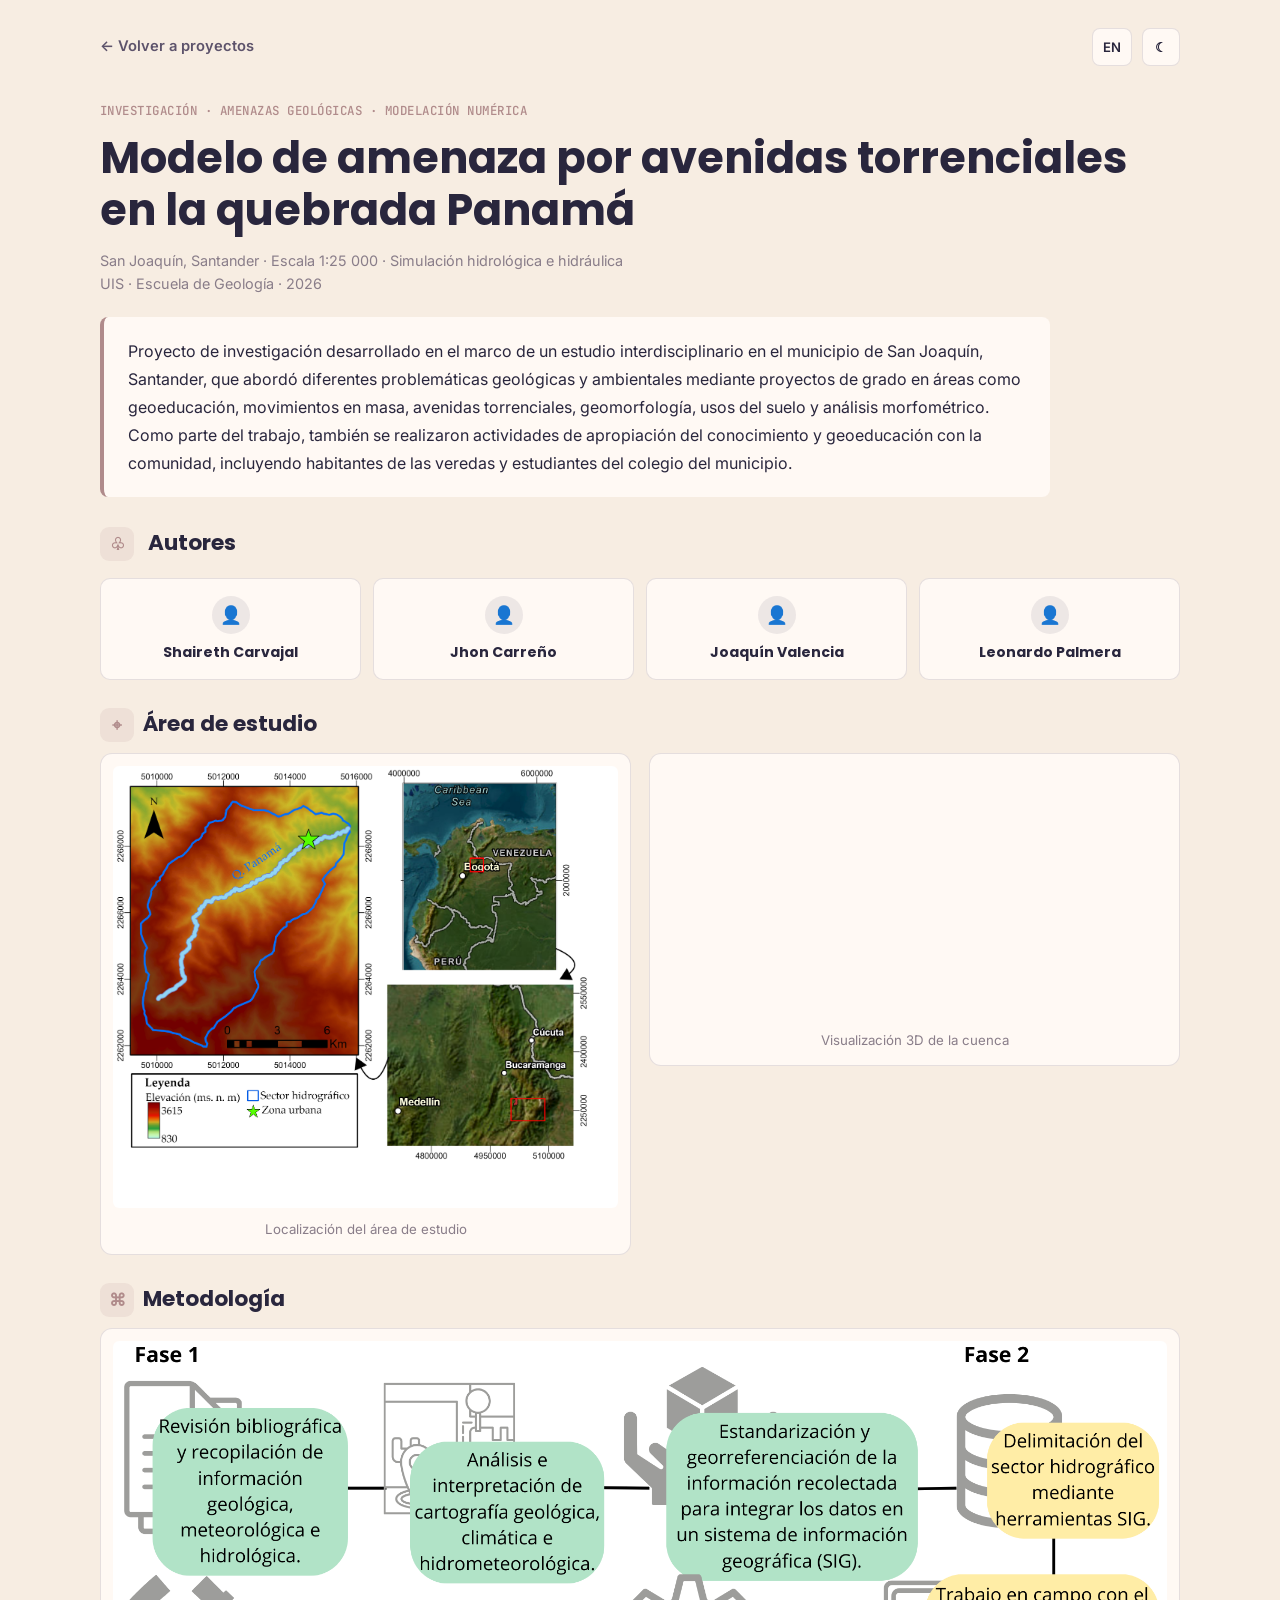
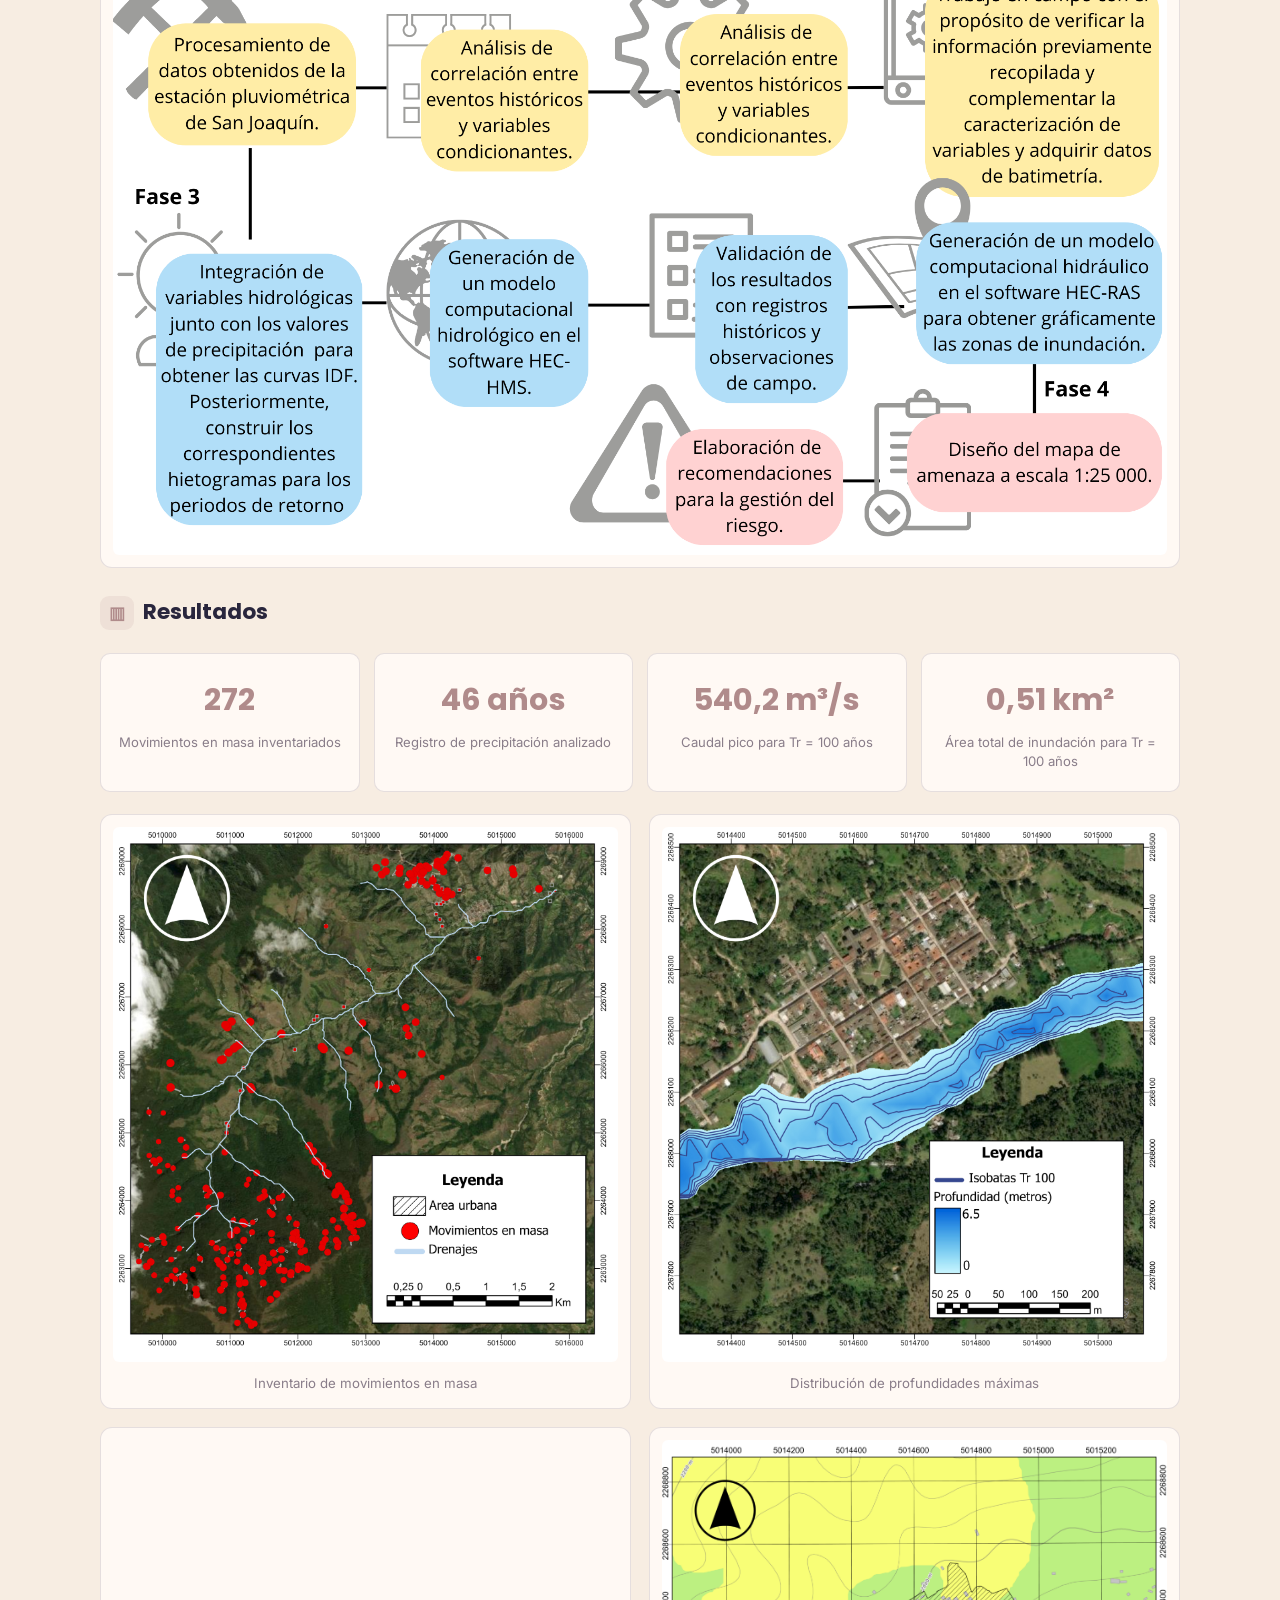
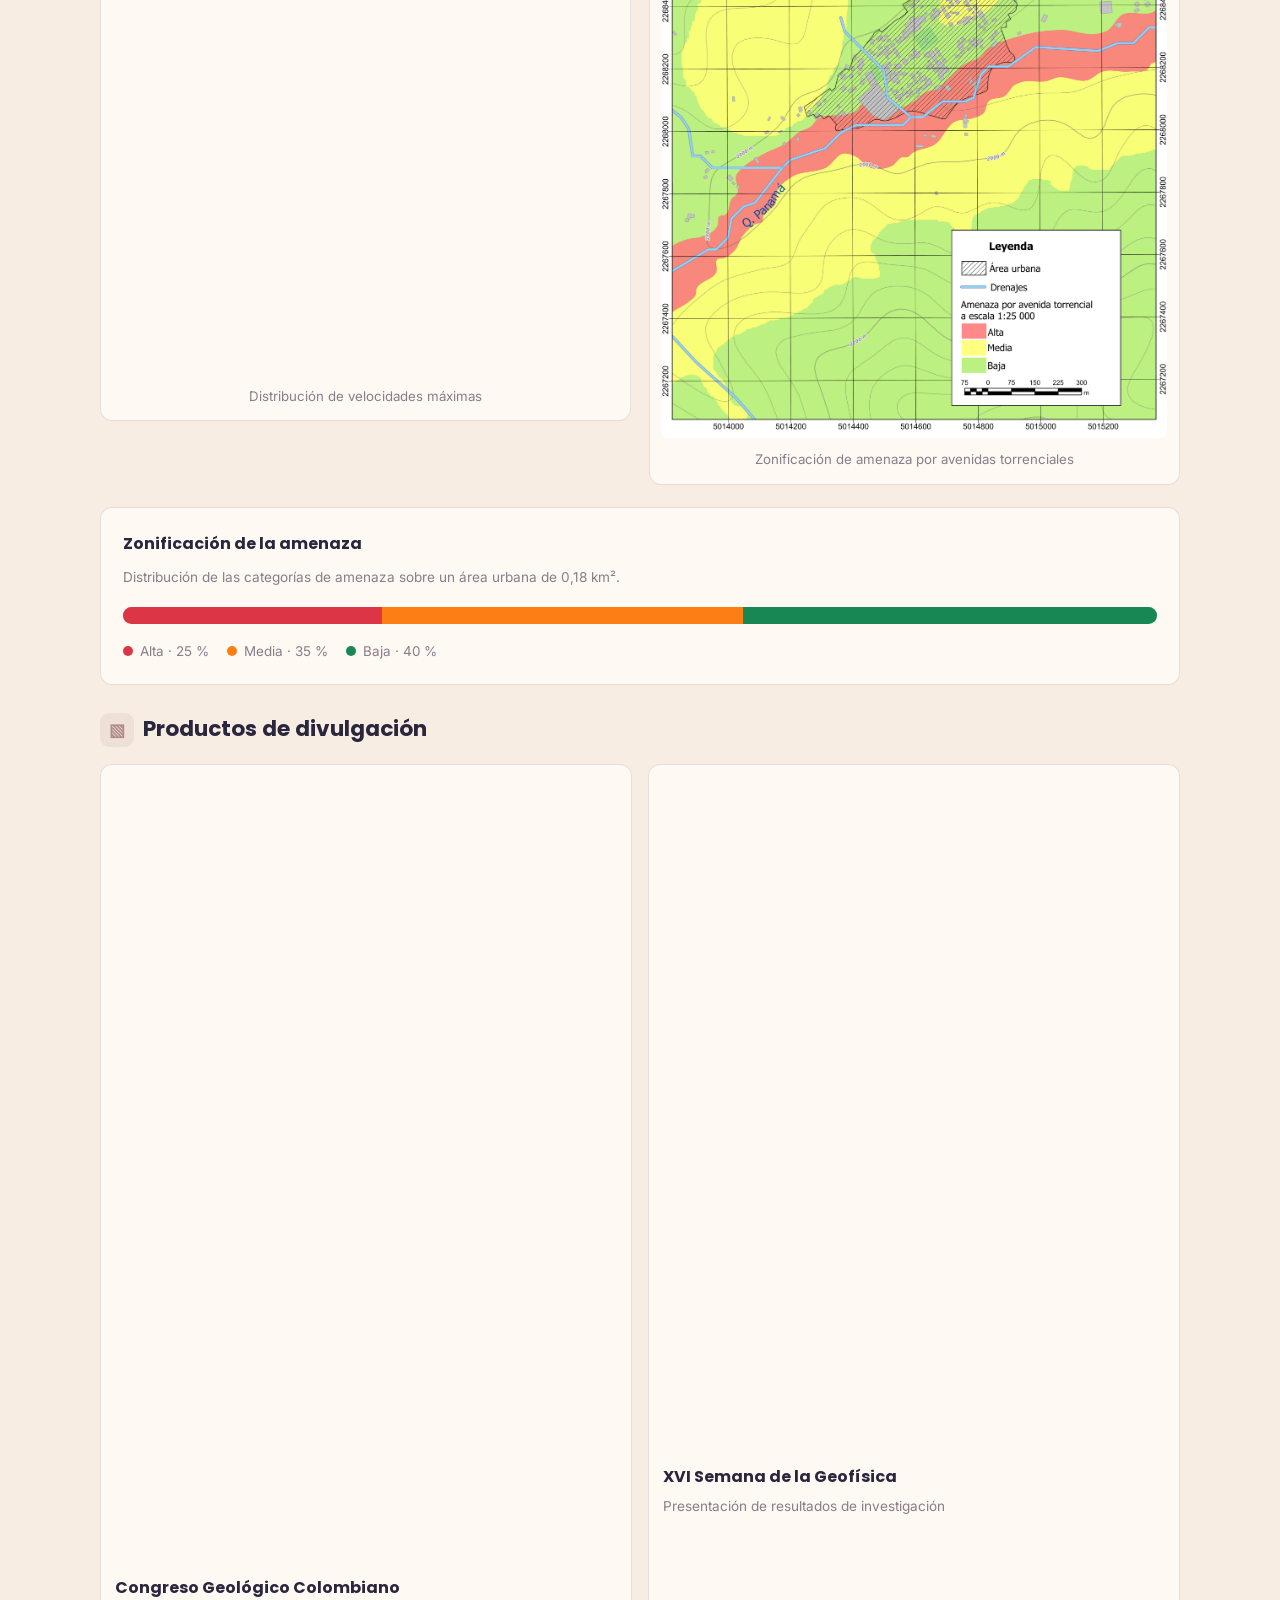
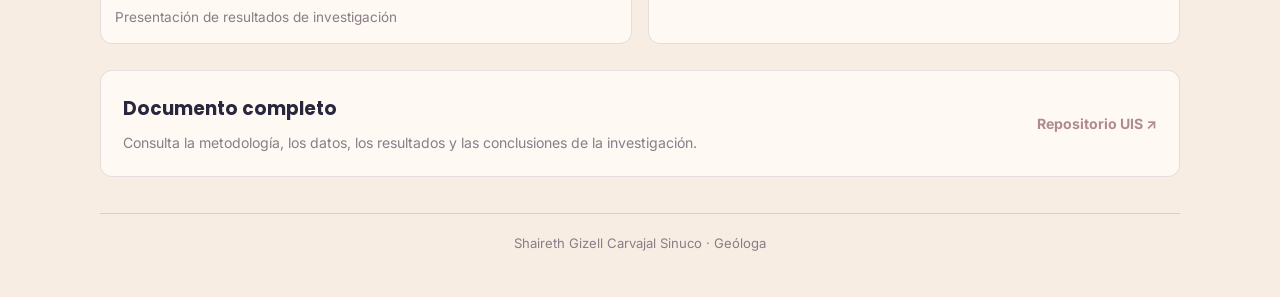
<file: proyectos/avenidas-torrenciales.html>
<!DOCTYPE html>
<html lang="es">
<head>
  <meta charset="UTF-8">
  <meta name="viewport" content="width=device-width, initial-scale=1.0">
  <link rel="icon" type="image/png" href="../assets/images/favicon.png">
  <title>Avenidas torrenciales | Shaireth Carvajal</title>
  <meta name="description" content="Modelo de amenaza por avenidas torrenciales en la quebrada Panamá, San Joaquín, Santander, mediante simulación hidrológica e hidráulica.">

  <link rel="stylesheet" href="../assets/css/styles.css">
  <link rel="stylesheet" href="../assets/css/responsive.css">
  <link rel="stylesheet" href="../assets/css/themes.css">
  <link rel="preconnect" href="https://fonts.googleapis.com">
  <link rel="preconnect" href="https://fonts.gstatic.com" crossorigin>
  <link href="https://fonts.googleapis.com/css2?family=Inter:wght@400;500;600;700&family=Poppins:wght@400;500;600;700&family=JetBrains+Mono:wght@400;500&display=swap" rel="stylesheet">

  <style>
body { background:var(--page-background); color:var(--page-text); font-family:"Inter",sans-serif; }
    .detail-page { --color-red:#dc3545; --color-orange:#fd7e14; --color-green:#198754; width:min(1080px,90%); margin:0 auto; padding:28px 0 42px; }
    .detail-topbar { display:flex; align-items:center; justify-content:space-between; gap:16px; margin-bottom:34px; }
    .detail-back { color:var(--project-blue); text-decoration:none; font-weight:600; font-size:.92rem; }
    :root[data-theme="dark"] .detail-back { color:var(--project-sand); }
    .detail-controls { display:flex; align-items:center; gap:10px; }
    .detail-category { color:var(--project-ochre); font-family:"JetBrains Mono",monospace; font-size:.78rem; font-weight:500; letter-spacing:.04em; text-transform:uppercase; margin-bottom:12px; }
    .detail-title { color:var(--page-text); font-family:"Poppins",sans-serif; font-size:clamp(1.8rem,4.5vw,2.7rem); line-height:1.2; margin:0 0 12px; }
    .detail-meta { color:var(--page-muted); font-size:.9rem; margin-bottom:22px; line-height:1.6; }
    .detail-section { margin:26px 0 0!important; padding:0!important; min-height:0!important; }
    .detail-section h2 { font-family:"Poppins",sans-serif; color:var(--page-text); font-size:1.35rem; margin:0 0 10px!important; padding:0!important; }
    .section-symbol { display:inline-flex; align-items:center; justify-content:center; width:34px; height:34px; border-radius:9px; background:color-mix(in srgb, var(--color-ochre) 13%, transparent); color:var(--project-ochre); margin-right:9px; font-size:1.05rem; vertical-align:middle; }
    .avt-authors-grid { display:grid; grid-template-columns:repeat(2,minmax(0,1fr)); gap:12px; max-width:560px; margin:16px 0 8px; }
    .author-card { background:var(--page-surface); border:1px solid var(--page-border); border-radius:10px; padding:17px 12px; text-align:center; }
    .author-symbol { width:38px; height:38px; display:flex; align-items:center; justify-content:center; margin:0 auto 9px; border-radius:50%; background:color-mix(in srgb, var(--color-primary) 11%, transparent); color:var(--project-blue); font-size:1.1rem; }
    :root[data-theme="dark"] .author-symbol { color:var(--project-sand); }
    .author-card h3 { color:var(--page-text); font-family:"Poppins",sans-serif; font-size:.88rem; line-height:1.4; margin:0; }
    .avt-directors { color:var(--page-muted); font-size:.84rem; line-height:1.6; margin:10px 0 0; }
    .avt-study-grid,.avt-results-grid { display:grid; grid-template-columns:repeat(2,minmax(0,1fr)); gap:18px; align-items:start; }
    .avt-figure { margin:0; min-width:0; background:var(--page-surface); border:1px solid var(--page-border); border-radius:12px; padding:12px; }
    .avt-figure img { display:block; width:100%; height:auto; border-radius:6px; }
    .avt-caption { color:var(--page-muted); font-size:.83rem; line-height:1.5; text-align:center; margin:12px 4px 2px; }
    .avt-metrics { display:grid; grid-template-columns:repeat(4,minmax(0,1fr)); gap:14px; margin:22px 0; }
    .avt-metric { min-width:0; padding:20px 14px; background:var(--page-surface); border:1px solid var(--page-border); border-radius:10px; text-align:center; }
    .avt-metric-value { display:block; color:var(--project-ochre); font-family:"Poppins",sans-serif; font-size:clamp(1.35rem,3vw,1.9rem); font-weight:700; margin-bottom:8px; }
    .avt-metric-label { display:block; color:var(--page-muted); font-size:.82rem; line-height:1.45; }
    .avt-zoning { margin-top:22px; padding:22px; background:var(--page-surface); border:1px solid var(--page-border); border-radius:12px; }
    .avt-zoning h3 { color:var(--page-text); font-family:"Poppins",sans-serif; font-size:1rem; margin:0 0 8px; }
    .avt-zoning p { color:var(--page-muted); font-size:.85rem; margin:0 0 18px; }
    .avt-bar { display:flex; height:17px; overflow:hidden; border-radius:20px; background:var(--page-border); margin-bottom:16px; }
    .avt-bar-high { width:25%; background:var(--color-red); }
    .avt-bar-medium { width:35%; background:var(--color-orange); }
    .avt-bar-low { width:40%; background:var(--color-green); }
    .avt-legend { display:flex; flex-wrap:wrap; gap:18px; color:var(--page-muted); font-size:.84rem; }
    .avt-legend-item { display:flex; align-items:center; gap:7px; }
    .avt-dot { width:10px; height:10px; border-radius:50%; display:inline-block; }
    .avt-posters { display:grid; grid-template-columns:repeat(2,minmax(0,1fr)); gap:16px; margin-top:16px; }
    .avt-poster { min-width:0; background:var(--page-surface); border:1px solid var(--page-border); border-radius:12px; padding:14px; }
    .avt-poster a { display:block; }
    .avt-poster img { display:block; width:100%; height:auto; border-radius:5px; transition:transform .25s ease; }
    .avt-poster a:hover img { transform:translateY(-3px); }
    .avt-poster h3 { color:var(--page-text); font-family:"Poppins",sans-serif; font-size:1rem; margin:14px 0 5px; }
    .avt-poster p { color:var(--page-muted); font-size:.85rem; margin:0; }
    .avt-repository { display:flex; align-items:center; justify-content:space-between; gap:20px; margin-top:26px; padding:22px; background:var(--page-surface); border:1px solid var(--page-border); border-radius:12px; }
    .avt-repository h2 { color:var(--page-text); font-family:"Poppins",sans-serif; font-size:1.15rem; margin:0 0 7px; }
    .avt-repository p { color:var(--page-muted); font-size:.88rem; line-height:1.6; margin:0; }
    .product-link { display:inline-flex; align-items:center; gap:7px; color:var(--project-terracotta); text-decoration:none; font-size:.88rem; font-weight:700; white-space:nowrap; }
    .product-link:hover { text-decoration:underline; }
    .detail-footer { border-top:1px solid color-mix(in srgb, var(--color-primary) 20%, transparent); margin-top:36px; padding-top:18px; color:var(--page-muted); font-size:.82rem; text-align:center; }
    .detail-intro {
  max-width: 950px;
  background: var(--page-surface);
  border-left: 4px solid var(--project-ochre);
  border-radius: 8px;
  padding: 20px 24px;
  margin: 0 0 28px;
  line-height: 1.75;
  color: var(--page-text);
  font-size: 1rem;
}

:root[data-theme="dark"] .detail-intro {
  background: var(--page-surface);
}

    @media(max-width:760px) {
      .avt-metrics { grid-template-columns:repeat(2,minmax(0,1fr)); }
      .avt-study-grid,.avt-posters { grid-template-columns:1fr; }
    }
    @media(max-width:700px) {
      .detail-page { width:92%; padding-top:20px; }
      .detail-topbar { margin-bottom:26px; }
      .avt-figure { padding:9px; }
      .avt-repository { align-items:flex-start; flex-direction:column; }
    }
    @media(max-width:520px) {
      .avt-results-grid { grid-template-columns:1fr; }
      .avt-legend { flex-direction:column; gap:9px; }
    }
    @media(max-width:420px) {
      .detail-topbar { align-items:flex-start; }
      .detail-back { font-size:.82rem; }
      .avt-authors-grid { gap:8px; }
      .author-card { padding:14px 8px; }
      .author-card h3 { font-size:.8rem; }
      .avt-metric { padding:16px 9px; }
    }

    /* Distribución horizontal de autores */
.detail-page .avt-authors-grid {
  display: grid !important;
  grid-template-columns: repeat(4, minmax(0, 1fr)) !important;
  gap: 12px;
  width: 100%;
  max-width: 100%;
  margin: 16px 0 8px;
}

/* Adaptación para pantallas pequeñas */
@media (max-width: 760px) {
  .detail-page .avt-authors-grid {
    grid-template-columns: repeat(2, minmax(0, 1fr)) !important;
  }
}

@media (max-width: 420px) {
  .detail-page .avt-authors-grid {
    grid-template-columns: 1fr !important;
  }
}

.avt-video {
  display: block;
  width: 100%;
  height: auto;
  border-radius: 6px;
  object-fit: contain;
}


  </style>
</head>

<body>
  <main class="detail-page">
    <div class="detail-topbar">
      <a class="detail-back" href="../index.html#proyectos">← Volver a proyectos</a>
      <div class="detail-controls">
        <button id="language-toggle" class="language-toggle notranslate" type="button"
          aria-label="Cambiar idioma" translate="no">EN</button>
        <button id="theme-toggle" class="theme-toggle" type="button"
          aria-label="Cambiar tema" aria-pressed="false">
          <span class="theme-icon">☾</span>
        </button>
      </div>
    </div>

    <header>
      <div class="detail-category">Investigación · Amenazas geológicas · Modelación numérica</div>
      <h1 class="detail-title">Modelo de amenaza por avenidas torrenciales en la quebrada Panamá</h1>
      <div class="detail-meta">
        San Joaquín, Santander · Escala 1:25 000 · Simulación hidrológica e hidráulica<br>
        UIS · Escuela de Geología · 2026
      </div>
    
<p class="detail-intro gempy-intro">
  Proyecto de investigación desarrollado en el marco de un estudio interdisciplinario en el municipio de San Joaquín, Santander, que abordó diferentes problemáticas geológicas y ambientales mediante proyectos de grado en áreas como geoeducación, movimientos en masa, avenidas torrenciales, geomorfología, usos del suelo y análisis morfométrico. Como parte del trabajo, también se realizaron actividades de apropiación del conocimiento y geoeducación con la comunidad, incluyendo habitantes de las veredas y estudiantes del colegio del municipio.
</p>

<section class="detail-section">
  <h2>
    <span class="section-symbol" aria-hidden="true">♧</span>
    Autores
  </h2>

  <div class="authors-grid avt-authors-grid">
    <article class="author-card">
      <div class="author-symbol" aria-hidden="true">👤</div>
      <h3>Shaireth Carvajal</h3>
    </article>

    <article class="author-card">
      <div class="author-symbol" aria-hidden="true">👤</div>
      <h3>Jhon Carreño</h3>
    </article>

    <article class="author-card">
      <div class="author-symbol" aria-hidden="true">👤</div>
      <h3>Joaquín Valencia</h3>
    </article>

    <article class="author-card">
      <div class="author-symbol" aria-hidden="true">👤</div>
      <h3>Leonardo Palmera</h3>
    </article>
  </div>
</section>


    <section class="detail-section">
      <h2><span class="section-symbol" aria-hidden="true">⌖</span>Área de estudio</h2>
      <div class="avt-study-grid">
        <figure class="avt-figure">
          <img src="../assets/images/avenidas-torrenciales/Mapa_localizacion.jpg"
            alt="Mapa de localización del área de estudio en la quebrada Panamá, San Joaquín, Santander" loading="lazy" decoding="async">
          <figcaption class="avt-caption">Localización del área de estudio</figcaption>
        </figure>
        
<figure class="avt-figure">
  <video
    class="avt-video"
    autoplay
    muted
    loop
    playsinline
    preload="auto"
    aria-label="Visualización satelital de la cuenca">
    <source src="../assets/images/avenidas-torrenciales/cuenca.mp4"
      type="video/mp4">
    Tu navegador no admite la reproducción de video.
  </video>

  <figcaption class="avt-caption">
    Visualización 3D de la cuenca
  </figcaption>

</figure>

      </div>
    </section>

    <section class="detail-section">
      <h2><span class="section-symbol" aria-hidden="true">⌘</span>Metodología</h2>
      <figure class="avt-figure">
        <img src="../assets/images/avenidas-torrenciales/diagrama-metodologia.png"
          alt="Diagrama metodológico del estudio de amenaza por avenidas torrenciales" loading="lazy" decoding="async">
      </figure>
    </section>

    <section class="detail-section">
      <h2><span class="section-symbol" aria-hidden="true">▥</span>Resultados</h2>
      <div class="avt-metrics">
        <div class="avt-metric">
          <span class="avt-metric-value">272</span>
          <span class="avt-metric-label">Movimientos en masa inventariados</span>
        </div>
        <div class="avt-metric">
          <span class="avt-metric-value">46 años</span>
          <span class="avt-metric-label">Registro de precipitación analizado</span>
        </div>
        <div class="avt-metric">
          <span class="avt-metric-value">540,2 m³/s</span>
          <span class="avt-metric-label">Caudal pico para Tr = 100 años </span>
        </div>
        <div class="avt-metric">
          <span class="avt-metric-value">0,51 km²</span>
          <span class="avt-metric-label">Área total de inundación para Tr = 100 años</span>
        </div>
      </div>

      <div class="avt-results-grid">
          <figure class="avt-figure">
          <img src="../assets/images/avenidas-torrenciales/inventario-movimientos.jpg"
            alt="Detalle de los resultados de amenaza en el sector urbano" loading="lazy" decoding="async">
          <figcaption class="avt-caption">Inventario de movimientos en masa</figcaption>
        </figure>
        <figure class="avt-figure">
          <img src="../assets/images/avenidas-torrenciales/mapa-isobatas.jpg"
            alt="Mapa de profundidades máximas de inundación" loading="lazy" decoding="async">
          <figcaption class="avt-caption">Distribución de profundidades máximas</figcaption>
        </figure>
        <figure class="avt-figure">
          <img src="../assets/images/avenidas-torrenciales/mapa-isotacas.jpg"
            alt="Mapa de velocidades máximas del flujo" loading="lazy" decoding="async">
          <figcaption class="avt-caption">Distribución de velocidades máximas</figcaption>
        </figure>
        <figure class="avt-figure">
          <img src="../assets/images/avenidas-torrenciales/zonificacion-amenaza.jpg"
            alt="Mapa de zonificación de amenaza por avenidas torrenciales" loading="lazy" decoding="async">
          <figcaption class="avt-caption">Zonificación de amenaza por avenidas torrenciales</figcaption>
        </figure>


      </div>

      <div class="avt-zoning">
        <h3>Zonificación de la amenaza</h3>
        <p>Distribución de las categorías de amenaza sobre un área urbana de 0,18 km².</p>
        <div class="avt-bar" role="img"
          aria-label="Amenaza alta 25 por ciento, media 35 por ciento y baja 40 por ciento">
          <span class="avt-bar-high"></span>
          <span class="avt-bar-medium"></span>
          <span class="avt-bar-low"></span>
        </div>
        <div class="avt-legend">
          <span class="avt-legend-item"><span class="avt-dot" style="background:var(--color-red)"></span>Alta · 25 %</span>
          <span class="avt-legend-item"><span class="avt-dot" style="background:var(--color-orange)"></span>Media · 35 %</span>
          <span class="avt-legend-item"><span class="avt-dot" style="background:var(--color-green)"></span>Baja · 40 %</span>
        </div>
      </div>
    </section>

    <section class="detail-section">
      <h2><span class="section-symbol" aria-hidden="true">▧</span>Productos de divulgación</h2>
      <div class="avt-posters">
        <article class="avt-poster">
          <a href="../assets/images/avenidas-torrenciales/poster-congreso-geologico.png"
            target="_blank" rel="noopener noreferrer">
            <img src="../assets/images/avenidas-torrenciales/poster-congreso-geologico.png"
              alt="Póster presentado en el Congreso Geológico Colombiano" loading="lazy" decoding="async">
          </a>
          <h3>Congreso Geológico Colombiano</h3>
          <p>Presentación de resultados de investigación</p>
        </article>
        <article class="avt-poster">
          <a href="../assets/images/avenidas-torrenciales/poster-semana-geofisica.png"
            target="_blank" rel="noopener noreferrer">
            <img src="../assets/images/avenidas-torrenciales/poster-semana-geofisica.png"
              alt="Póster presentado en la XVI Semana de la Geofísica" loading="lazy" decoding="async">
          </a>
          <h3>XVI Semana de la Geofísica</h3>
          <p>Presentación de resultados de investigación</p>
        </article>
      </div>
    </section>

    <section class="avt-repository" aria-labelledby="documento-completo">
      <div>
        <h2 id="documento-completo">Documento completo</h2>
        <p>Consulta la metodología, los datos, los resultados y las conclusiones de la investigación.</p>
      </div>
      <a class="product-link" href="https://noesis.uis.edu.co/handle/20.500.14071/48082"
        target="_blank" rel="noopener noreferrer">Repositorio UIS ↗</a>
    </section>

    <footer class="detail-footer">
      Shaireth Gizell Carvajal Sinuco · Geóloga
    </footer>
  </main>

  <div class="gtranslate_wrapper" style="display:none;"></div>
  <script>
    window.gtranslateSettings = {
      default_language: "es",
      languages: ["es", "en"],
      wrapper_selector: ".gtranslate_wrapper"
    };
  </script>
  <script src="https://cdn.gtranslate.net/widgets/latest/dropdown.js" defer></script>
  <script src="../assets/js/language.js"></script>
  <script src="../assets/js/theme.js"></script>
</body>
</html>
</file>
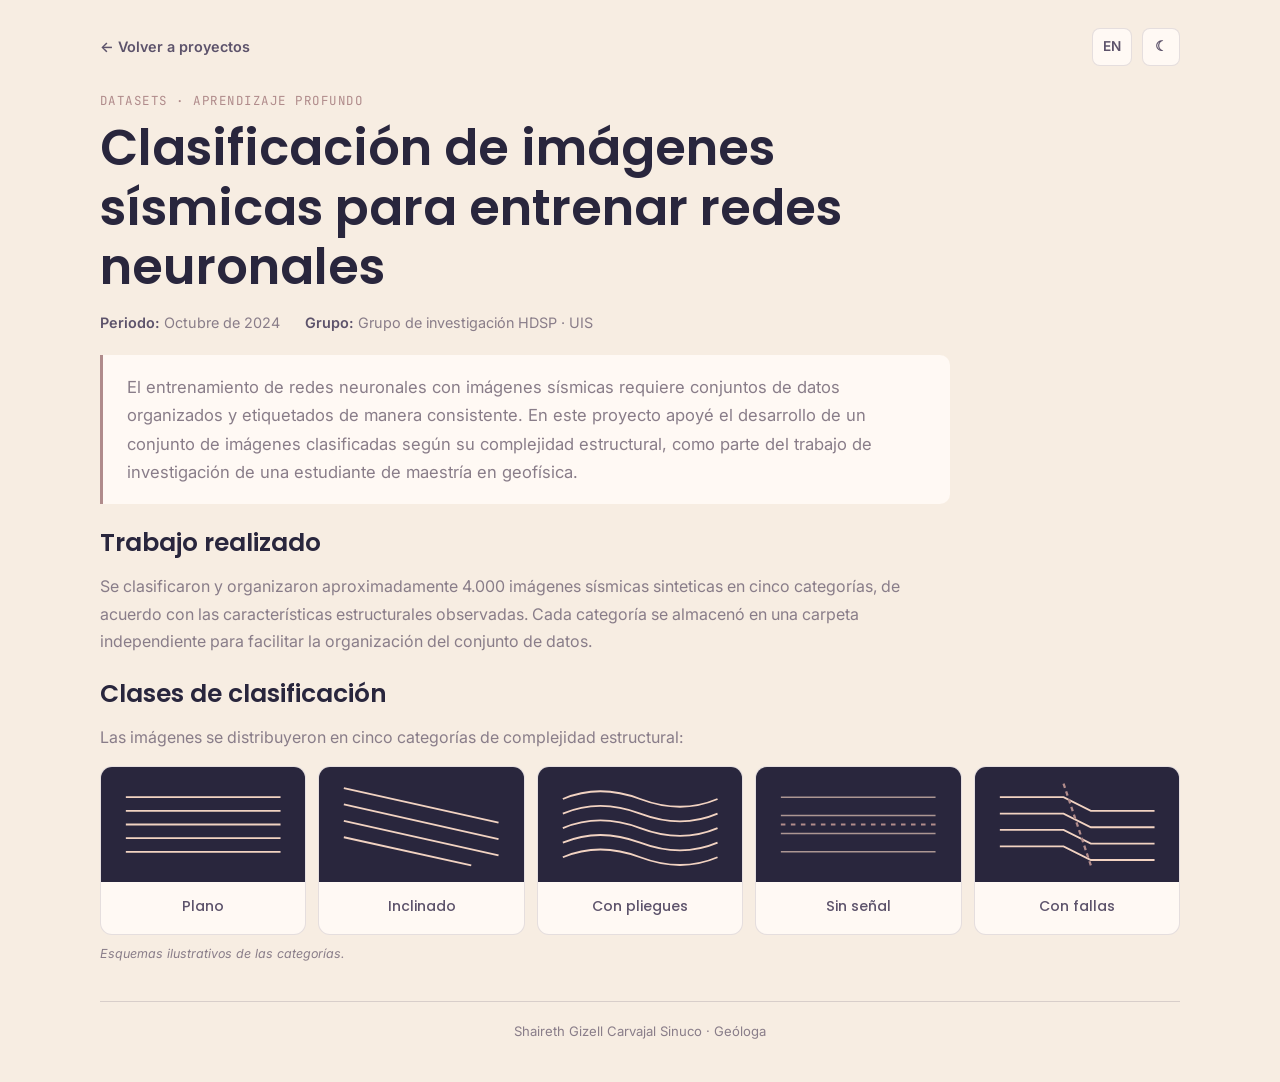
<file: proyectos/clasificacion-imagenes-sismicas.html>
<!DOCTYPE html>
<html lang="es">
<head>
    <meta charset="UTF-8">
    <meta name="viewport" content="width=device-width, initial-scale=1.0">
    <link rel="icon" type="image/png" href="../assets/images/favicon.png">

    <title>Clasificación de imágenes sísmicas | Shaireth Carvajal</title>

    <meta name="description" content="Clasificación y organización de imágenes sísmicas para la construcción de un conjunto de datos destinado al entrenamiento de redes neuronales.">

    <link rel="preconnect" href="https://fonts.googleapis.com">
    <link rel="preconnect" href="https://fonts.gstatic.com" crossorigin>

    <link href="https://fonts.googleapis.com/css2?family=Inter:wght@400;500;600;700&family=Poppins:wght@400;500;600;700&family=JetBrains+Mono:wght@400;500&display=swap" rel="stylesheet">

    <link rel="stylesheet" href="../assets/css/styles.css">
    <link rel="stylesheet" href="../assets/css/responsive.css">
    <link rel="stylesheet" href="../assets/css/themes.css">

    <style>
body {
            margin: 0;
            background: var(--background);
            color: var(--text-primary);
            font-family: 'Inter', sans-serif;
            line-height: 1.7;
        }

        .detail-page {
            width: min(1080px, 90%);
            margin: 0 auto;
            padding: 28px 0 40px;
        }

        .detail-back {
            display: inline-flex;
            align-items: center;
            gap: 9px;
            margin-bottom: 42px;
            color: var(--project-blue);
            font-size: 0.9rem;
            font-weight: 600;
            text-decoration: none;
            transition: color 0.2s ease;
        }

        .detail-back:hover {
            color: var(--project-ochre);
        }

        .detail-category {
            margin-bottom: 7px;
            color: var(--project-ochre);
            font-family: 'JetBrains Mono', monospace;
            font-size: 0.78rem;
            letter-spacing: 0.12em;
            text-transform: uppercase;
        }

        .detail-title {
            max-width: 850px;
            margin: 0 0 14px;
            color: var(--text-primary);
            font-family: 'Poppins', sans-serif;
            font-size: clamp(2rem, 5vw, 3.1rem);
            font-weight: 600;
            line-height: 1.2;
        }

        .detail-meta {
            display: flex;
            flex-wrap: wrap;
            gap: 10px 25px;
            margin-bottom: 20px;
            color: var(--text-muted);
            font-size: 0.9rem;
        }

        .detail-meta strong {
            color: var(--project-blue);
            font-weight: 600;
        }

        .detail-intro {
    max-width: 850px;
    margin: 0 0 18px !important;
    padding: 18px 24px;
    border-left: 3px solid var(--project-ochre);
    border-radius: 0 10px 10px 0;
    background: var(--surface);
}
        .detail-intro p {
            margin: 0;
            color: var(--text-muted);
            font-size: 1.04rem;
        }

        .detail-page .detail-section {
    margin: 18px 0 0 !important;
    padding: 0 !important;
    min-height: 0 !important;
}

        .detail-section h2 {
            margin: 0 0 9px;
            color: var(--text-primary);
            font-family: 'Poppins', sans-serif;
            font-size: 1.55rem;
            font-weight: 600;
        }

        .detail-section > p {
            max-width: 850px;
            color: var(--text-muted);
        }

        .classification-grid {
            display: grid;
            grid-template-columns: repeat(5, minmax(0, 1fr));
            gap: 12px;
            margin-top: 15px;
        }

        .class-card {
            min-width: 0;
            overflow: hidden;
            border: 1px solid var(--border);
            border-radius: 12px;
            background: var(--surface);
        }

        .class-illustration {
            display: flex;
            align-items: center;
            justify-content: center;
            height: 115px;
            padding: 12px;
            background: var(--palette-plum);
        }

        .class-illustration svg {
            width: 100%;
            height: 100%;
        }

        .class-card h3 {
            margin: 0;
            padding: 13px 10px 15px;
            color: var(--project-blue);
            font-family: 'Poppins', sans-serif;
            font-size: 0.88rem;
            font-weight: 500;
            text-align: center;
        }

        .illustration-note {
            margin-top: 8px;
            color: var(--text-muted);
            font-size: 0.78rem;
            font-style: italic;
        }

        .detail-note {
            margin-top: 38px;
            padding-top: 20px;
            border-top: 1px solid var(--border);
            color: var(--text-muted);
            font-size: 0.88rem;
        }

 .detail-footer {
  border-top: 1px solid color-mix(in srgb, var(--color-primary) 20%, transparent);
  margin-top: 36px;
  padding-top: 18px;
  color: var(--page-muted);
  font-size: 0.82rem;
  text-align: center;
}

        .detail-footer a {
            color: var(--project-ochre);
            font-weight: 600;
            text-decoration: none;
        }

        .detail-footer a:hover {
            text-decoration: underline;
        }

        @media (max-width: 850px) {
            .classification-grid {
                grid-template-columns: repeat(3, minmax(0, 1fr));
            }
        }

        @media (max-width: 560px) {
            .detail-page {
                width: min(100% - 32px, 1080px);
                padding-top: 25px;
            }

            .detail-back {
                margin-bottom: 30px;
            }

            .detail-intro {
                padding: 20px;
            }

            .classification-grid {
                grid-template-columns: repeat(2, minmax(0, 1fr));
                gap: 12px;
            }

            .class-illustration {
                height: 100px;
            }

            .class-card h3 {
                font-size: 0.82rem;
            }
        }
.detail-topbar {
    display: flex;
    align-items: center;
    justify-content: space-between;
    gap: 20px;
    margin-bottom: 24px;
}

.detail-topbar .detail-back {
    margin-bottom: 0;
}

.detail-controls {
    display: flex;
    align-items: center;
    gap: 10px;
}

.detail-controls button {
    min-width: 38px;
    height: 38px;
    padding: 0 10px;
    border: 1px solid var(--border);
    border-radius: 8px;
    background: var(--surface);
    color: var(--project-blue);
    font-family: 'Inter', sans-serif;
    font-size: 0.85rem;
    font-weight: 600;
    cursor: pointer;
    transition: all 0.2s ease;
}

.detail-controls button:hover {
    border-color: var(--project-ochre);
    color: var(--project-ochre);
}

@media (max-width: 560px) {
    .detail-topbar {
        margin-bottom: 30px;
    }
}

    </style>
</head>

<body>

    <main class="detail-page">

    <div class="detail-topbar">
        <a class="detail-back" href="../index.html#proyectos">
            ← Volver a proyectos
        </a>

        <div class="detail-controls">
            <button id="language-toggle"
                    class="language-toggle"
                    type="button"
                    aria-label="Cambiar idioma"
                    translate="no">
                EN
            </button>

            <button id="theme-toggle"
                    class="theme-toggle"
                    type="button"
                    aria-label="Cambiar tema"
                    aria-pressed="false">
                <span class="theme-icon">☾</span>
            </button>
        </div>
    </div>

        <header>
            <div class="detail-category">Datasets · Aprendizaje profundo</div>

            <h1 class="detail-title">
                Clasificación de imágenes sísmicas para entrenar redes neuronales
            </h1>

            <div class="detail-meta">
                <span><strong>Periodo:</strong> Octubre de 2024</span>
                <span><strong>Grupo:</strong> Grupo de investigación HDSP · UIS</span>
            </div>
        </header>

        <section class="detail-intro">
            <p>
                El entrenamiento de redes neuronales con imágenes sísmicas
                requiere conjuntos de datos organizados y etiquetados de
                manera consistente. En este proyecto apoyé el desarrollo
                de un conjunto de imágenes clasificadas según su
                complejidad estructural, como parte del trabajo de
                investigación de una estudiante de maestría en geofísica.
            </p>
        </section>

        <section class="detail-section">
            <h2>Trabajo realizado</h2>

            <p>
                Se clasificaron y organizaron aproximadamente 4.000 imágenes
                sísmicas sinteticas en cinco categorías, de acuerdo con las características
                estructurales observadas. Cada categoría se almacenó en una
                carpeta independiente para facilitar la organización del
                conjunto de datos.
            </p>
        </section>

        <section class="detail-section">
            <h2>Clases de clasificación</h2>

            <p>
                Las imágenes se distribuyeron en cinco categorías de
                complejidad estructural:
            </p>

            <div class="classification-grid">

                <!-- Clase 1: Plano -->
                <article class="class-card">
                    <div class="class-illustration">
                        <svg viewBox="0 0 180 100" role="img" aria-label="Esquema ilustrativo de reflectores planos">
                            <g stroke="var(--color-sand)" stroke-width="2" fill="none">
                                <path d="M5 20 L175 20"/>
                                <path d="M5 35 L175 35"/>
                                <path d="M5 50 L175 50"/>
                                <path d="M5 65 L175 65"/>
                                <path d="M5 80 L175 80"/>
                            </g>
                        </svg>
                    </div>
                    <h3>Plano</h3>
                </article>

                <!-- Clase 2: Inclinado -->
                <article class="class-card">
                    <div class="class-illustration">
                        <svg viewBox="0 0 180 100" role="img" aria-label="Esquema ilustrativo de reflectores inclinados">
                            <g stroke="var(--color-sand)" stroke-width="2" fill="none">
                                <path d="M5 10 L175 48"/>
                                <path d="M5 28 L175 66"/>
                                <path d="M5 46 L175 84"/>
                                <path d="M5 64 L145 95"/>
                            </g>
                        </svg>
                    </div>
                    <h3>Inclinado</h3>
                </article>

                <!-- Clase 3: Pliegues -->
                <article class="class-card">
                    <div class="class-illustration">
                        <svg viewBox="0 0 180 100" role="img" aria-label="Esquema ilustrativo de reflectores plegados">
                            <g stroke="var(--color-sand)" stroke-width="2" fill="none">
                                <path d="M5 22 Q45 5 90 22 T175 22"/>
                                <path d="M5 38 Q45 21 90 38 T175 38"/>
                                <path d="M5 54 Q45 37 90 54 T175 54"/>
                                <path d="M5 70 Q45 53 90 70 T175 70"/>
                                <path d="M5 86 Q45 69 90 86 T175 86"/>
                            </g>
                        </svg>
                    </div>
                    <h3>Con pliegues</h3>
                </article>

                <!-- Clase 4: Sin señal -->
                <article class="class-card">
                    <div class="class-illustration">
                        <svg viewBox="0 0 180 100" role="img" aria-label="Esquema ilustrativo de una sección sin señal definida">
                            <g stroke="var(--color-sand)" stroke-width="1.6" fill="none" opacity="0.65">
                                <path d="M5 20 L175 20"/>
                                <path d="M5 40 L175 40"/>
                                <path d="M5 60 L175 60"/>
                                <path d="M5 80 L175 80"/>
                            </g>
                            <path d="M5 50 L175 50" stroke="var(--color-terracotta)" stroke-width="2" stroke-dasharray="5 6"/>
                        </svg>
                    </div>
                    <h3>Sin señal</h3>
                </article>

                <!-- Clase 5: Fallas -->
                <article class="class-card">
                    <div class="class-illustration">
                        <svg viewBox="0 0 180 100" role="img" aria-label="Esquema ilustrativo de reflectores desplazados por una falla">
                            <g stroke="var(--color-sand)" stroke-width="2" fill="none">
                                <path d="M5 20 L75 20 L105 35 L175 35"/>
                                <path d="M5 38 L75 38 L105 53 L175 53"/>
                                <path d="M5 56 L75 56 L105 71 L175 71"/>
                                <path d="M5 74 L75 74 L105 89 L175 89"/>
                            </g>
                            <path d="M75 5 L105 95" stroke="var(--color-terracotta)" stroke-width="2.5" stroke-dasharray="5 4"/>
                        </svg>
                    </div>
                    <h3>Con fallas</h3>
                </article>

            </div>

            <p class="illustration-note">
                Esquemas ilustrativos de las categorías.
            </p>
        </section>


        <footer class="detail-footer">
            Shaireth Gizell Carvajal Sinuco · Geóloga
</footer>

    </main>

    <!-- Contenedor de Google Translate -->
<div class="gtranslate_wrapper" style="display:none;"></div>

<!-- Configuración de idiomas -->
<script>
    window.gtranslateSettings = {
        default_language: "es",
        languages: ["es", "en"],
        wrapper_selector: ".gtranslate_wrapper"
    };
</script>

<!-- Motor de traducción -->
<script src="https://cdn.gtranslate.net/widgets/latest/dropdown.js"
        defer>
</script>

<!-- Preferencias compartidas -->
<script src="../assets/js/language.js"></script>
<script src="../assets/js/theme.js"></script>

</body>
</html>
</file>
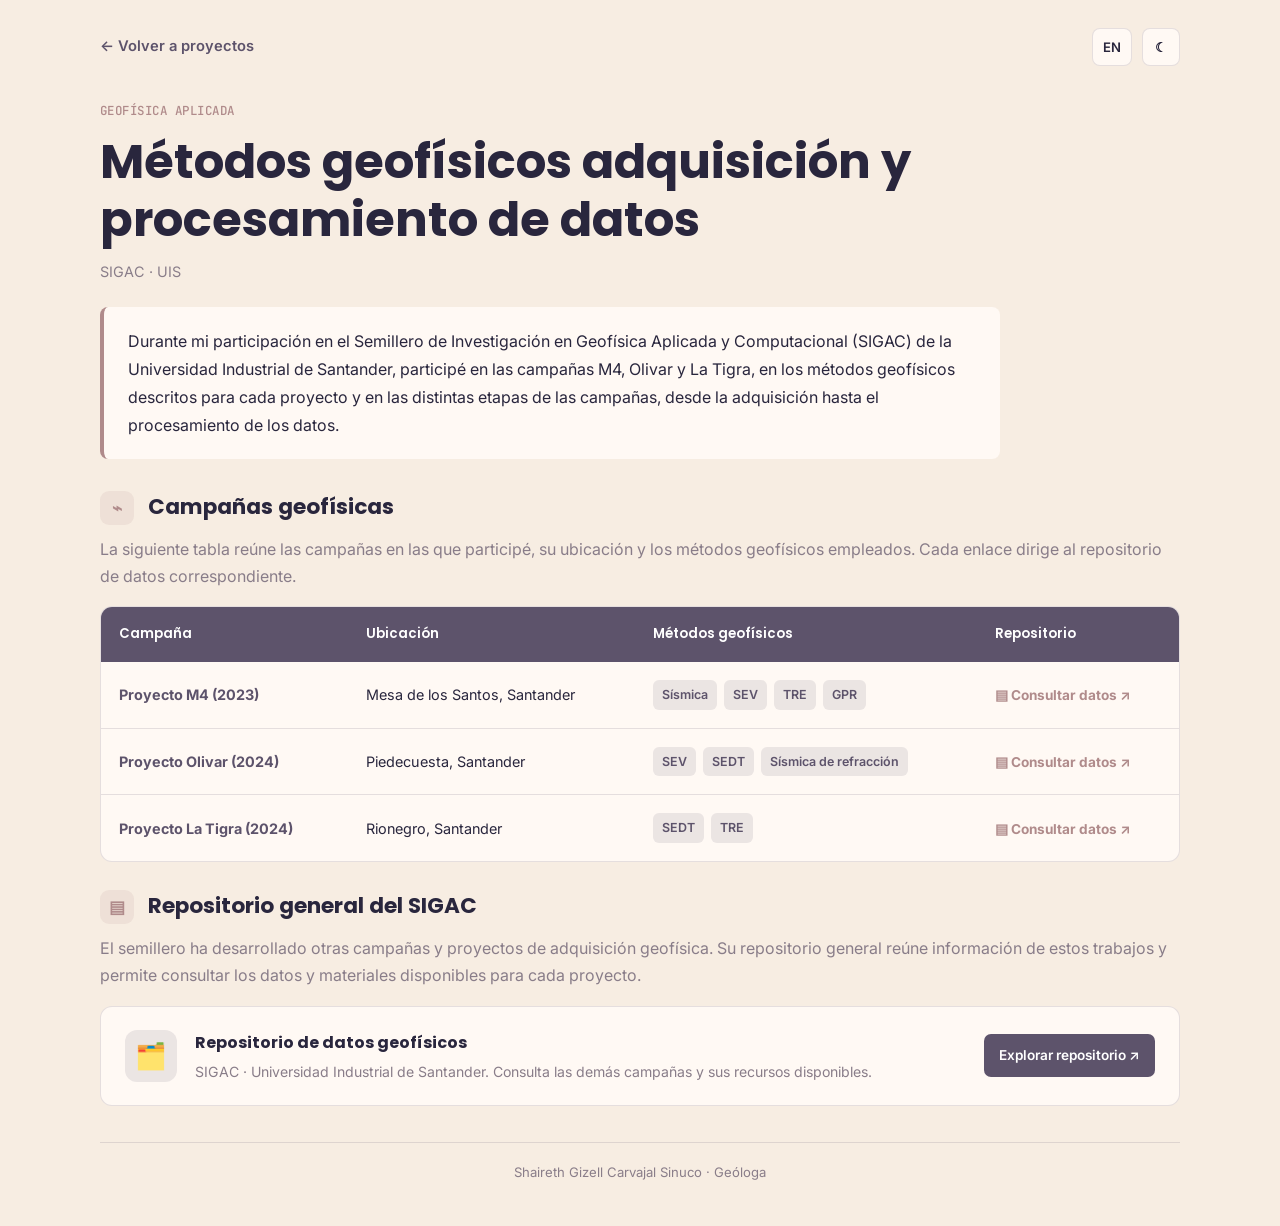
<file: proyectos/geofisica.html>
<!DOCTYPE html>
<html lang="es">
<head>
  <meta charset="UTF-8">
  <meta name="viewport" content="width=device-width, initial-scale=1.0">
  <link rel="icon" type="image/png" href="../assets/images/favicon.png">
  <meta name="description" content="Participación en campañas de adquisición y procesamiento de datos geofísicos con el SIGAC de la Universidad Industrial de Santander.">
  <title>Métodos geofísicos y procesamiento | Shaireth Carvajal</title>

  <link rel="stylesheet" href="../assets/css/styles.css">
  <link rel="stylesheet" href="../assets/css/responsive.css">
  <link rel="stylesheet" href="../assets/css/themes.css">

  <link rel="preconnect" href="https://fonts.googleapis.com">
  <link rel="preconnect" href="https://fonts.gstatic.com" crossorigin>
  <link href="https://fonts.googleapis.com/css2?family=Inter:wght@400;500;600;700&family=Poppins:wght@400;500;600;700&family=JetBrains+Mono:wght@400;500&display=swap" rel="stylesheet">

  <style>
body {
      background: var(--page-background);
      color: var(--page-text);
      font-family: "Inter", sans-serif;
    }

    .detail-page {
      width: min(1080px, 90%);
      margin: 0 auto;
      padding: 28px 0 42px;
    }

    .detail-topbar {
      display: flex;
      align-items: center;
      justify-content: space-between;
      gap: 16px;
      margin-bottom: 34px;
    }

    .detail-back {
      color: var(--project-blue);
      text-decoration: none;
      font-weight: 600;
      font-size: 0.92rem;
    }

    :root[data-theme="dark"] .detail-back {
      color: var(--project-sand);
    }

    .detail-controls {
      display: flex;
      align-items: center;
      gap: 10px;
    }

    .detail-category {
      color: var(--project-ochre);
      font-family: "JetBrains Mono", monospace;
      font-size: 0.78rem;
      font-weight: 500;
      letter-spacing: 0.04em;
      text-transform: uppercase;
      margin-bottom: 12px;
    }

    .detail-title {
      color: var(--page-text);
      font-family: "Poppins", sans-serif;
      font-size: clamp(2rem, 5vw, 3rem);
      line-height: 1.2;
      margin: 0 0 12px;
    }

    .detail-meta {
      color: var(--page-muted);
      font-size: 0.9rem;
      margin-bottom: 22px;
    }

    .detail-intro {
      max-width: 900px;
      background: var(--page-surface);
      border-left: 4px solid var(--project-ochre);
      border-radius: 8px;
      padding: 20px 24px;
      margin: 0 0 30px !important;
      line-height: 1.75;
      color: var(--page-text);
    }

    .detail-section {
      margin: 26px 0 0 !important;
      padding: 0 !important;
      min-height: 0 !important;
    }

    .detail-section h2 {
      font-family: "Poppins", sans-serif;
      color: var(--page-text);
      font-size: 1.35rem;
      margin: 0 0 10px !important;
      padding: 0 !important;
    }

    .detail-section > p {
      color: var(--page-muted);
      line-height: 1.7;
      margin: 0 0 16px !important;
      padding: 0 !important;
    }

    .section-symbol {
      display: inline-flex;
      align-items: center;
      justify-content: center;
      width: 34px;
      height: 34px;
      border-radius: 9px;
      background: color-mix(in srgb, var(--color-ochre) 13%, transparent);
      color: var(--project-ochre);
      margin-right: 9px;
      font-size: 1.05rem;
      vertical-align: middle;
    }

    .campaign-table-wrapper {
      width: 100%;
      overflow-x: auto;
      border: 1px solid var(--page-border);
      border-radius: 12px;
      background: var(--page-surface);
      margin-top: 16px;
    }

    .campaign-table {
      width: 100%;
      min-width: 700px;
      border-collapse: collapse;
      text-align: left;
    }

    .campaign-table th {
      background: var(--project-blue);
      color: #FFFFFF;
      font-family: "Poppins", sans-serif;
      font-size: 0.83rem;
      font-weight: 600;
      padding: 16px 18px;
    }

    .campaign-table td {
      color: var(--page-text);
      padding: 18px;
      border-bottom: 1px solid var(--page-border);
      font-size: 0.9rem;
      line-height: 1.6;
      vertical-align: middle;
    }

    .campaign-table tbody tr:last-child td {
      border-bottom: none;
    }

    .campaign-table tbody tr:hover {
      background: color-mix(in srgb, var(--color-sand) 10%, transparent);
    }

    .campaign-name {
      font-weight: 700;
      color: var(--project-blue);
    }

    :root[data-theme="dark"] .campaign-name {
      color: var(--project-sand);
    }

    .method-list {
      display: flex;
      flex-wrap: wrap;
      gap: 7px;
    }

    .method-tag {
      display: inline-block;
      padding: 5px 9px;
      border-radius: 6px;
      background: color-mix(in srgb, var(--color-moss) 12%, transparent);
      color: var(--project-moss);
      font-size: 0.78rem;
      font-weight: 600;
      white-space: nowrap;
    }

    :root[data-theme="dark"] .method-tag {
      color: var(--text-secondary);
      background: color-mix(in srgb, var(--color-moss) 22%, transparent);
    }

    .repo-link {
      display: inline-flex;
      align-items: center;
      gap: 7px;
      color: var(--project-terracotta);
      text-decoration: none;
      font-weight: 700;
      font-size: 0.85rem;
      white-space: nowrap;
    }

    .repo-link:hover {
      text-decoration: underline;
    }

    .repository-card {
      display: flex;
      align-items: center;
      gap: 18px;
      background: var(--page-surface);
      border: 1px solid var(--page-border);
      border-radius: 12px;
      padding: 22px 24px;
      margin-top: 16px;
    }

    .repository-icon {
      display: flex;
      flex: 0 0 52px;
      align-items: center;
      justify-content: center;
      width: 52px;
      height: 52px;
      border-radius: 12px;
      background: color-mix(in srgb, var(--color-primary) 12%, transparent);
      font-size: 1.6rem;
    }

    .repository-content {
      flex: 1;
    }

    .repository-content h3 {
      color: var(--page-text);
      font-family: "Poppins", sans-serif;
      font-size: 1rem;
      margin: 0 0 5px;
    }

    .repository-content p {
      color: var(--page-muted);
      font-size: 0.88rem;
      line-height: 1.6;
      margin: 0;
    }

    .repository-button {
      display: inline-block;
      background: var(--project-blue);
      color: #FFFFFF;
      text-decoration: none;
      padding: 10px 15px;
      border-radius: 7px;
      font-size: 0.85rem;
      font-weight: 600;
      white-space: nowrap;
      transition: background 0.2s ease;
    }

    .repository-button:hover {
      background: var(--project-terracotta);
    }

    .detail-footer {
      border-top: 1px solid var(--page-border);
      margin-top: 36px;
      padding-top: 18px;
      color: var(--page-muted);
      font-size: 0.82rem;
      text-align: center;
    }

    @media (max-width: 700px) {
      .detail-page {
        width: 92%;
        padding-top: 20px;
      }

      .detail-topbar {
        margin-bottom: 26px;
      }

      .detail-intro {
        padding: 17px;
      }

      .repository-card {
        align-items: flex-start;
        flex-wrap: wrap;
        padding: 18px;
      }

      .repository-button {
        margin-left: 70px;
      }
    }

    @media (max-width: 420px) {
      .detail-topbar {
        align-items: flex-start;
      }

      .detail-back {
        font-size: 0.82rem;
      }

      .repository-button {
        margin-left: 0;
      }
    }
  </style>
</head>

<body>

  <main class="detail-page">

    <div class="detail-topbar">
      <a class="detail-back" href="../index.html#proyectos">← Volver a proyectos</a>

      <div class="detail-controls">
        <button id="language-toggle" class="language-toggle notranslate"
          type="button" aria-label="Cambiar idioma" translate="no">EN</button>

        <button id="theme-toggle" class="theme-toggle"
          type="button" aria-label="Cambiar tema" aria-pressed="false">
          <span class="theme-icon">☾</span>
        </button>
      </div>
    </div>

    <header>
      <div class="detail-category">Geofísica aplicada</div>

      <h1 class="detail-title">Métodos geofísicos adquisición y procesamiento de datos</h1>

      <div class="detail-meta">
        SIGAC ·
        UIS
      </div>
    </header>

    <p class="detail-intro">
      Durante mi participación en el Semillero de Investigación en Geofísica
      Aplicada y Computacional (SIGAC) de la Universidad Industrial de
      Santander, participé en las campañas M4, Olivar y La Tigra, en los
      métodos geofísicos descritos para cada proyecto y en las distintas
      etapas de las campañas, desde la adquisición hasta el procesamiento
      de los datos.
    </p>

    <section class="detail-section">
      <h2>
        <span class="section-symbol" aria-hidden="true">⌁</span>
        Campañas geofísicas
      </h2>

      <p>
        La siguiente tabla reúne las campañas en las que participé, su
        ubicación y los métodos geofísicos empleados. Cada enlace dirige
        al repositorio de datos correspondiente.
      </p>

      <div class="campaign-table-wrapper">
        <table class="campaign-table">
          <thead>
            <tr>
              <th>Campaña</th>
              <th>Ubicación</th>
              <th>Métodos geofísicos</th>
              <th>Repositorio</th>
            </tr>
          </thead>

          <tbody>
            <tr>
              <td>
                <span class="campaign-name">Proyecto M4 (2023)</span>
              </td>
              <td>Mesa de los Santos, Santander</td>
              <td>
                <div class="method-list">
                  <span class="method-tag">Sísmica</span>
                  <span class="method-tag">SEV</span>
                  <span class="method-tag">TRE</span>
                  <span class="method-tag">GPR</span>
                </div>
              </td>
              <td>
                <a class="repo-link"
                  href="https://mailuis-my.sharepoint.com/personal/sigac_uis_edu_co/_layouts/15/onedrive.aspx?id=%2Fpersonal%2Fsigac%5Fuis%5Fedu%5Fco%2FDocuments%2FRepositorio%5FDatos%5FGeof%C3%ADsicos%2FPROYECTO%5FM4%5F%282023%29&viewid=baf5ef19-2d78-467d-b31d-cca7d32f2ef3&ga=1&share=cgpdd8RFozwaQI5hzDVEkFoMEgUCIzjaipA93Su1ymvQwDqnwQ"
                  target="_blank" rel="noopener noreferrer">
                  ▤ Consultar datos ↗
                </a>
              </td>
            </tr>

            <tr>
              <td>
                <span class="campaign-name">Proyecto Olivar (2024)</span>
              </td>
              <td>Piedecuesta, Santander</td>
              <td>
                <div class="method-list">
                  <span class="method-tag">SEV</span>
                  <span class="method-tag">SEDT</span>
                  <span class="method-tag">Sísmica de refracción</span>
                </div>
              </td>
              <td>
                <a class="repo-link"
                  href="https://mailuis-my.sharepoint.com/personal/sigac_uis_edu_co/_layouts/15/onedrive.aspx?id=%2Fpersonal%2Fsigac%5Fuis%5Fedu%5Fco%2FDocuments%2FRepositorio%5FDatos%5FGeof%C3%ADsicos%2FPROYECTO%5FOLIVAR%5F%282024%29&viewid=baf5ef19-2d78-467d-b31d-cca7d32f2ef3&ga=1&share=cgoZ0hejVPPFRaXjisQYc5n5EgUCMgAvu1cK7HRJw1YmIA2R_w"
                  target="_blank" rel="noopener noreferrer">
                  ▤ Consultar datos ↗
                </a>
              </td>
            </tr>

            <tr>
              <td>
                <span class="campaign-name">Proyecto La Tigra (2024)</span>
              </td>
              <td>Rionegro, Santander</td>
              <td>
                <div class="method-list">
                  <span class="method-tag">SEDT</span>
                  <span class="method-tag">TRE</span>
                </div>
              </td>
              <td>
                <a class="repo-link"
                  href="https://mailuis-my.sharepoint.com/personal/sigac_uis_edu_co/_layouts/15/onedrive.aspx?id=%2Fpersonal%2Fsigac%5Fuis%5Fedu%5Fco%2FDocuments%2FRepositorio%5FDatos%5FGeof%C3%ADsicos%2FPROYECTO%5FLA%5FTIGRA%5F%282024%29&viewid=baf5ef19-2d78-467d-b31d-cca7d32f2ef3&ga=1&share=cgpnmn86HuP5TJFhGMEdAUTjEgUC34hxnlzgxqNpG99g8TooQw"
                  target="_blank" rel="noopener noreferrer">
                  ▤ Consultar datos ↗
                </a>
              </td>
            </tr>
          </tbody>
        </table>
      </div>
    </section>

    <section class="detail-section">
      <h2>
        <span class="section-symbol" aria-hidden="true">▤</span>
        Repositorio general del SIGAC
      </h2>

      <p>
        El semillero ha desarrollado otras campañas y proyectos de
        adquisición geofísica. Su repositorio general reúne información
        de estos trabajos y permite consultar los datos y materiales
        disponibles para cada proyecto.
      </p>

      <div class="repository-card">
        <div class="repository-icon" aria-hidden="true">🗂️</div>

        <div class="repository-content">
          <h3>Repositorio de datos geofísicos</h3>
          <p>
            SIGAC · Universidad Industrial de Santander.
            Consulta las demás campañas y sus recursos disponibles.
          </p>
        </div>

        <a class="repository-button"
          href="https://sigacuis.github.io/Repositorio.html"
          target="_blank" rel="noopener noreferrer">
          Explorar repositorio ↗
        </a>
      </div>
    </section>

    <footer class="detail-footer">
      Shaireth Gizell Carvajal Sinuco · Geóloga
    </footer>

  </main>

  <div class="gtranslate_wrapper" style="display:none;"></div>

  <script>
    window.gtranslateSettings = {
      default_language: "es",
      languages: ["es", "en"],
      wrapper_selector: ".gtranslate_wrapper"
    };
  </script>

  <script src="https://cdn.gtranslate.net/widgets/latest/dropdown.js" defer></script>
  <script src="../assets/js/language.js"></script>
  <script src="../assets/js/theme.js"></script>

</body>
</html>
</file>
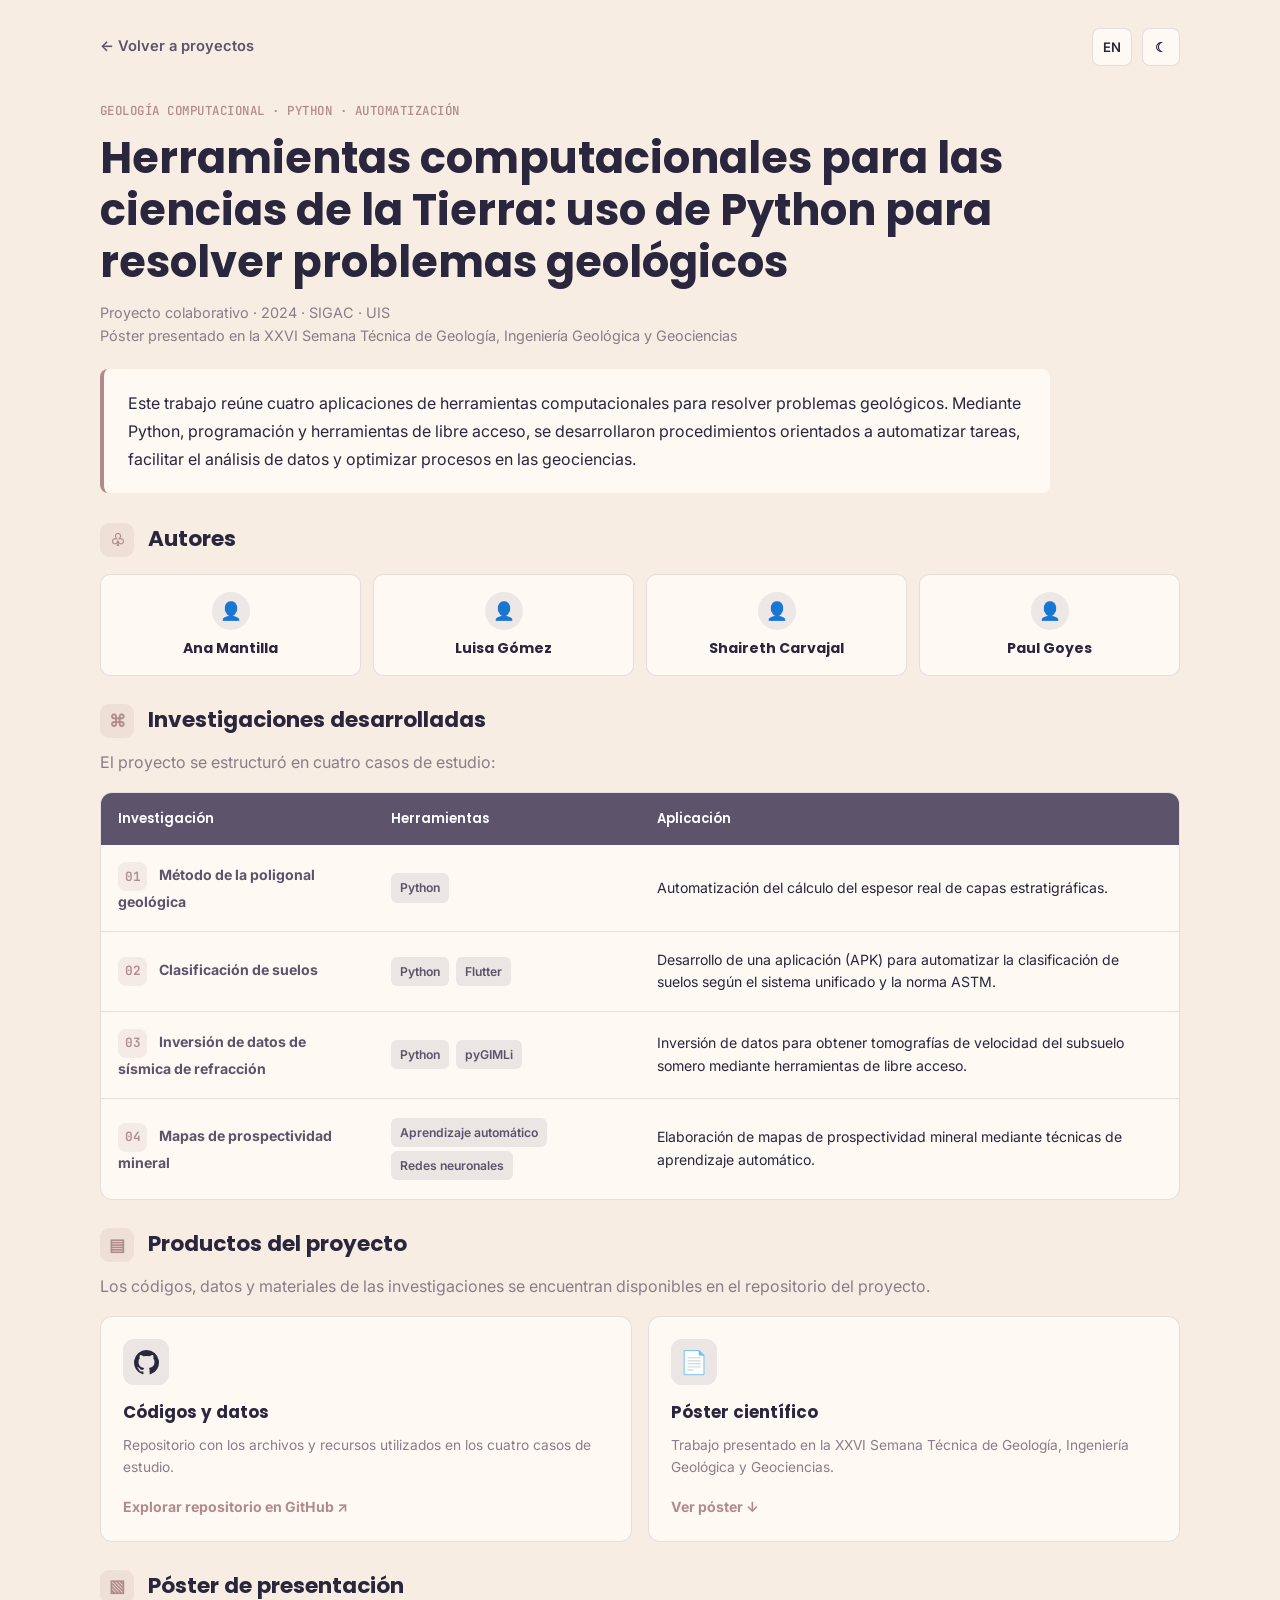
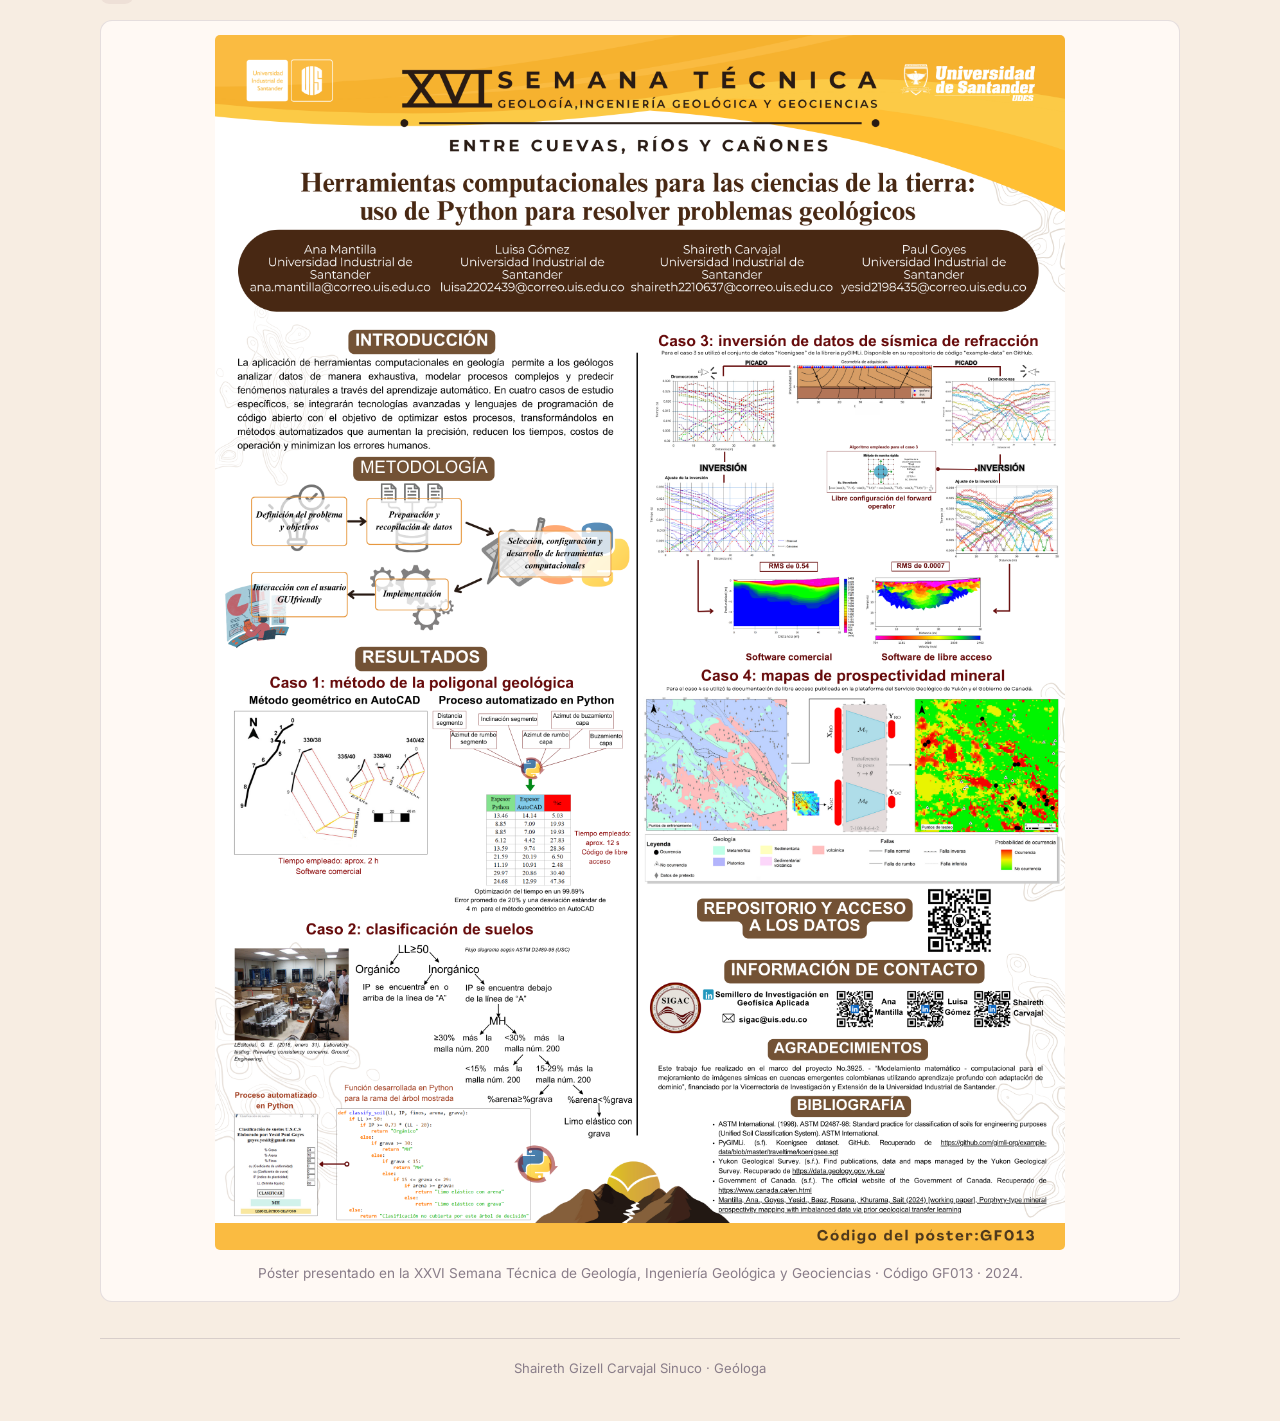
<file: proyectos/herramientas-computacionales.html>
<!DOCTYPE html>
<html lang="es">
<head>
  <meta charset="UTF-8">
  <meta name="viewport" content="width=device-width, initial-scale=1.0">
  <link rel="icon" type="image/png" href="../assets/images/favicon.png">
  <meta name="description" content="Herramientas computacionales con Python aplicadas a problemas geológicos. Cuatro casos de estudio presentados en la XXVI Semana Técnica de Geología.">
  <title>Herramientas computacionales para las geociencias | Shaireth Carvajal</title>

  <link rel="stylesheet" href="../assets/css/styles.css">
  <link rel="stylesheet" href="../assets/css/responsive.css">
  <link rel="stylesheet" href="../assets/css/themes.css">

  <link rel="preconnect" href="https://fonts.googleapis.com">
  <link rel="preconnect" href="https://fonts.gstatic.com" crossorigin>
  <link href="https://fonts.googleapis.com/css2?family=Inter:wght@400;500;600;700&family=Poppins:wght@400;500;600;700&family=JetBrains+Mono:wght@400;500&display=swap" rel="stylesheet">

  <style>
body {
      background: var(--page-background);
      color: var(--page-text);
      font-family: "Inter", sans-serif;
    }

    .detail-page {
      width: min(1080px, 90%);
      margin: 0 auto;
      padding: 28px 0 42px;
    }

    .detail-topbar {
      display: flex;
      align-items: center;
      justify-content: space-between;
      gap: 16px;
      margin-bottom: 34px;
    }

    .detail-back {
      color: var(--project-blue);
      text-decoration: none;
      font-weight: 600;
      font-size: 0.92rem;
    }

    :root[data-theme="dark"] .detail-back {
      color: var(--project-sand);
    }

    .detail-controls {
      display: flex;
      align-items: center;
      gap: 10px;
    }

    .detail-category {
      color: var(--project-ochre);
      font-family: "JetBrains Mono", monospace;
      font-size: 0.78rem;
      font-weight: 500;
      letter-spacing: 0.04em;
      text-transform: uppercase;
      margin-bottom: 12px;
    }

    .detail-title {
      color: var(--page-text);
      font-family: "Poppins", sans-serif;
      font-size: clamp(1.8rem, 4.5vw, 2.7rem);
      line-height: 1.2;
      margin: 0 0 12px;
    }

    .detail-meta {
      color: var(--page-muted);
      font-size: 0.9rem;
      margin-bottom: 22px;
      line-height: 1.6;
    }

    .detail-intro {
      max-width: 950px;
      background: var(--page-surface);
      border-left: 4px solid var(--project-ochre);
      border-radius: 8px;
      padding: 20px 24px;
      margin: 0 0 28px !important;
      line-height: 1.75;
      color: var(--page-text);
    }

    .detail-section {
      margin: 26px 0 0 !important;
      padding: 0 !important;
      min-height: 0 !important;
    }

    .detail-section h2 {
      font-family: "Poppins", sans-serif;
      color: var(--page-text);
      font-size: 1.35rem;
      margin: 0 0 10px !important;
      padding: 0 !important;
    }

    .detail-section > p {
      color: var(--page-muted);
      line-height: 1.7;
      margin: 0 0 16px !important;
      padding: 0 !important;
    }

    .section-symbol {
      display: inline-flex;
      align-items: center;
      justify-content: center;
      width: 34px;
      height: 34px;
      border-radius: 9px;
      background: color-mix(in srgb, var(--color-ochre) 13%, transparent);
      color: var(--project-ochre);
      margin-right: 9px;
      font-size: 1.05rem;
      vertical-align: middle;
    }

    /* Autores */

    .authors-grid {
      display: grid;
      grid-template-columns: repeat(4, minmax(0, 1fr));
      gap: 12px;
      margin-top: 16px;
    }

    .author-card {
      background: var(--page-surface);
      border: 1px solid var(--page-border);
      border-radius: 10px;
      padding: 17px 12px;
      text-align: center;
    }

    .author-symbol {
      width: 38px;
      height: 38px;
      display: flex;
      align-items: center;
      justify-content: center;
      margin: 0 auto 9px;
      border-radius: 50%;
      background: color-mix(in srgb, var(--color-primary) 11%, transparent);
      color: var(--project-blue);
      font-size: 1.1rem;
    }

    :root[data-theme="dark"] .author-symbol {
      color: var(--project-sand);
    }

    .author-card h3 {
      color: var(--page-text);
      font-family: "Poppins", sans-serif;
      font-size: 0.88rem;
      line-height: 1.4;
      margin: 0;
    }

    /* Tabla de investigaciones */

    .research-table-wrapper {
      width: 100%;
      overflow-x: auto;
      border: 1px solid var(--page-border);
      border-radius: 12px;
      background: var(--page-surface);
      margin-top: 16px;
    }

    .research-table {
      width: 100%;
      min-width: 720px;
      border-collapse: collapse;
      text-align: left;
    }

    .research-table th {
      background: var(--project-blue);
      color: #FFFFFF;
      font-family: "Poppins", sans-serif;
      font-size: 0.82rem;
      font-weight: 600;
      padding: 15px 17px;
    }

    .research-table td {
      color: var(--page-text);
      padding: 17px;
      border-bottom: 1px solid var(--page-border);
      font-size: 0.88rem;
      line-height: 1.6;
      vertical-align: middle;
    }

    .research-table tbody tr:last-child td {
      border-bottom: none;
    }

    .research-table tbody tr:hover {
      background: color-mix(in srgb, var(--color-sand) 10%, transparent);
    }

    .case-number {
      display: inline-flex;
      align-items: center;
      justify-content: center;
      width: 29px;
      height: 29px;
      border-radius: 8px;
      background: color-mix(in srgb, var(--color-ochre) 14%, transparent);
      color: var(--project-ochre);
      font-family: "JetBrains Mono", monospace;
      font-size: 0.8rem;
      font-weight: 600;
      margin-right: 8px;
    }

    .case-name {
      color: var(--project-blue);
      font-weight: 700;
    }

    :root[data-theme="dark"] .case-name {
      color: var(--project-sand);
    }

    .tool-tag {
      display: inline-block;
      padding: 5px 9px;
      border-radius: 6px;
      background: color-mix(in srgb, var(--color-moss) 12%, transparent);
      color: var(--project-moss);
      font-size: 0.76rem;
      font-weight: 600;
      margin: 2px 3px 2px 0;
      white-space: nowrap;
    }

    :root[data-theme="dark"] .tool-tag {
      color: var(--text-secondary);
      background: color-mix(in srgb, var(--color-moss) 22%, transparent);
    }

    /* Productos */

    .products-grid {
      display: grid;
      grid-template-columns: repeat(2, minmax(0, 1fr));
      gap: 16px;
      margin-top: 16px;
    }

    .product-card {
      display: flex;
      flex-direction: column;
      background: var(--page-surface);
      border: 1px solid var(--page-border);
      border-radius: 12px;
      padding: 22px;
      min-height: 190px;
    }

    .product-icon {
      display: flex;
      align-items: center;
      justify-content: center;
      width: 46px;
      height: 46px;
      border-radius: 11px;
      background: color-mix(in srgb, var(--color-primary) 12%, transparent);
      font-size: 1.4rem;
      margin-bottom: 13px;
    }

    .github-icon svg {
  width: 27px;
  height: 27px;
  display: block;
}
    .product-card h3 {
      color: var(--page-text);
      font-family: "Poppins", sans-serif;
      font-size: 1.05rem;
      margin: 0 0 7px;
    }

    .product-card p {
      color: var(--page-muted);
      font-size: 0.86rem;
      line-height: 1.6;
      margin: 0 0 17px;
    }

    .product-link {
      display: inline-flex;
      align-items: center;
      gap: 7px;
      color: var(--project-terracotta);
      text-decoration: none;
      font-size: 0.88rem;
      font-weight: 700;
      margin-top: auto;
    }

    .product-link:hover {
      text-decoration: underline;
    }

    /* Póster */

    .poster-frame {
      background: var(--page-surface);
      border: 1px solid var(--page-border);
      border-radius: 12px;
      padding: 14px;
      margin-top: 16px;
      text-align: center;
    }

    .poster-image {
      display: block;
      width: 100%;
      max-width: 850px;
      height: auto;
      margin: 0 auto;
      border-radius: 5px;
    }

    .poster-caption {
      color: var(--page-muted);
      font-size: 0.85rem;
      line-height: 1.6;
      margin: 13px 5px 2px;
    }

    .detail-footer {
      border-top: 1px solid color-mix(in srgb, var(--color-primary) 20%, transparent);
      margin-top: 36px;
      padding-top: 18px;
      color: var(--page-muted);
      font-size: 0.82rem;
      text-align: center;
    }

    @media (max-width: 760px) {
      .authors-grid {
        grid-template-columns: repeat(2, minmax(0, 1fr));
      }

      .products-grid {
        grid-template-columns: 1fr;
      }
    }

    @media (max-width: 700px) {
      .detail-page {
        width: 92%;
        padding-top: 20px;
      }

      .detail-topbar {
        margin-bottom: 26px;
      }

      .detail-intro {
        padding: 17px;
      }

      .poster-frame {
        padding: 8px;
      }
    }

    @media (max-width: 420px) {
      .detail-topbar {
        align-items: flex-start;
      }

      .detail-back {
        font-size: 0.82rem;
      }

      .authors-grid {
        gap: 8px;
      }

      .author-card {
        padding: 14px 8px;
      }

      .author-card h3 {
        font-size: 0.8rem;
      }
    }
  </style>
</head>

<body>

  <main class="detail-page">

    <div class="detail-topbar">
      <a class="detail-back" href="../index.html#proyectos">← Volver a proyectos</a>

      <div class="detail-controls">
        <button id="language-toggle" class="language-toggle notranslate"
          type="button" aria-label="Cambiar idioma" translate="no">EN</button>

        <button id="theme-toggle" class="theme-toggle"
          type="button" aria-label="Cambiar tema" aria-pressed="false">
          <span class="theme-icon">☾</span>
        </button>
      </div>
    </div>

    <header>
      <div class="detail-category">
        Geología computacional · Python · Automatización
      </div>

      <h1 class="detail-title">
        Herramientas computacionales para las ciencias de la Tierra:
        uso de Python para resolver problemas geológicos
      </h1>

      <div class="detail-meta">
        Proyecto colaborativo · 2024 · SIGAC · UIS
        <br>
        Póster presentado en la XXVI Semana Técnica de Geología,
        Ingeniería Geológica y Geociencias
      </div>
    </header>

    <p class="detail-intro">
      Este trabajo reúne cuatro aplicaciones de herramientas computacionales
      para resolver problemas geológicos. Mediante Python, programación
      y herramientas de libre acceso, se desarrollaron procedimientos
      orientados a automatizar tareas, facilitar el análisis de datos
      y optimizar procesos en las geociencias.
    </p>

    <section class="detail-section">
      <h2>
        <span class="section-symbol" aria-hidden="true">♧</span>
        Autores
      </h2>

      <div class="authors-grid">
        <article class="author-card">
          <div class="author-symbol" aria-hidden="true">👤</div>
          <h3>Ana Mantilla</h3>
        </article>

        <article class="author-card">
          <div class="author-symbol" aria-hidden="true">👤</div>
          <h3>Luisa Gómez</h3>
        </article>

        <article class="author-card">
          <div class="author-symbol" aria-hidden="true">👤</div>
          <h3>Shaireth Carvajal</h3>
        </article>

        <article class="author-card">
          <div class="author-symbol" aria-hidden="true">👤</div>
          <h3>Paul Goyes</h3>
        </article>
      </div>
    </section>

    <section class="detail-section">
      <h2>
        <span class="section-symbol" aria-hidden="true">⌘</span>
        Investigaciones desarrolladas
      </h2>

      <p>
        El proyecto se estructuró en cuatro casos de estudio:
      </p>

      <div class="research-table-wrapper">
        <table class="research-table">
          <thead>
            <tr>
              <th>Investigación</th>
              <th>Herramientas</th>
              <th>Aplicación</th>
            </tr>
          </thead>

          <tbody>
            <tr>
              <td>
                <span class="case-number">01</span>
                <span class="case-name">Método de la poligonal geológica</span>
              </td>
              <td>
                <span class="tool-tag">Python</span>
  
              </td>
              <td>
                Automatización del cálculo del espesor real
                de capas estratigráficas.
              </td>
            </tr>

            <tr>
              <td>
                <span class="case-number">02</span>
                <span class="case-name">Clasificación de suelos</span>
              </td>
              <td>
                <span class="tool-tag">Python</span>
                <span class="tool-tag">Flutter</span>
           
              </td>
              <td>
                Desarrollo de una aplicación (APK) para automatizar
                la clasificación de suelos según el sistema unificado
                y la norma ASTM.
              </td>
            </tr>

            <tr>
              <td>
                <span class="case-number">03</span>
                <span class="case-name">Inversión de datos de sísmica de refracción</span>
              </td>
              <td>
                <span class="tool-tag">Python</span>
                <span class="tool-tag">pyGIMLi</span>
              </td>
              <td>
                Inversión de datos para obtener tomografías
                de velocidad del subsuelo somero mediante
                herramientas de libre acceso.
              </td>
            </tr>

            <tr>
              <td>
                <span class="case-number">04</span>
                <span class="case-name">Mapas de prospectividad mineral</span>
              </td>
              <td>
                <span class="tool-tag">Aprendizaje automático</span>
                <span class="tool-tag">Redes neuronales</span>
              </td>
              <td>
                Elaboración de mapas de prospectividad mineral
                mediante técnicas de aprendizaje automático.
              </td>
            </tr>
          </tbody>
        </table>
      </div>
    </section>

    <section class="detail-section">
      <h2>
        <span class="section-symbol" aria-hidden="true">▤</span>
        Productos del proyecto
      </h2>

      <p>
        Los códigos, datos y materiales de las investigaciones
        se encuentran disponibles en el repositorio del proyecto.
      </p>

      <div class="products-grid">

        <article class="product-card">
          <div class="product-icon github-icon">
  <svg viewBox="0 0 24 24" role="img" aria-label="GitHub"
       xmlns="http://www.w3.org/2000/svg">
    <path fill="currentColor"
      d="M12 .9a11.1 11.1 0 0 0-3.51 21.63c.56.1.76-.24.76-.54v-2.1c-3.1.67-3.76-1.32-3.76-1.32-.5-1.3-1.24-1.65-1.24-1.65-1.01-.69.08-.68.08-.68 1.12.08 1.71 1.15 1.71 1.15 1 1.7 2.63 1.21 3.27.93.1-.72.39-1.21.71-1.49-2.48-.28-5.09-1.24-5.09-5.51 0-1.22.44-2.22 1.15-3-.12-.28-.5-1.42.11-2.96 0 0 .94-.3 3.05 1.14a10.6 10.6 0 0 1 5.55 0c2.11-1.44 3.05-1.14 3.05-1.14.61 1.54.23 2.68.11 2.96.72.78 1.15 1.78 1.15 3 0 4.28-2.61 5.22-5.1 5.5.4.35.76 1.03.76 2.08v3.09c0 .3.2.65.77.54A11.1 11.1 0 0 0 12 .9Z"/>
  </svg>
</div>

          <h3>Códigos y datos</h3>

          <p>
            Repositorio con los archivos y recursos utilizados
            en los cuatro casos de estudio.
          </p>

          <a class="product-link"
            href="https://github.com/shairethomg/Herramientas-computacionales-para-las-geociencias"
            target="_blank" rel="noopener noreferrer">
            Explorar repositorio en GitHub ↗
          </a>
        </article>

        <article class="product-card">
          <div class="product-icon" aria-hidden="true">📄</div>

          <h3>Póster científico</h3>

          <p>
            Trabajo presentado en la XXVI Semana Técnica de Geología,
            Ingeniería Geológica y Geociencias.
          </p>

          <a class="product-link" href="#poster">
            Ver póster ↓
          </a>
        </article>

      </div>
    </section>

    <section class="detail-section" id="poster">
      <h2>
        <span class="section-symbol" aria-hidden="true">▧</span>
        Póster de presentación
      </h2>

      <div class="poster-frame">
        <img
          class="poster-image"
          src="../assets/images/projects/poster-herramientas-computacionales.png"
          alt="Póster Herramientas computacionales para las ciencias de la Tierra: uso de Python para resolver problemas geológicos, presentado en la XXVI Semana Técnica de Geología, Ingeniería Geológica y Geociencias."
          loading="lazy" decoding="async">

        <p class="poster-caption">
          Póster presentado en la XXVI Semana Técnica de Geología,
          Ingeniería Geológica y Geociencias · Código GF013 · 2024.
        </p>
      </div>
    </section>

    <footer class="detail-footer">
      Shaireth Gizell Carvajal Sinuco · Geóloga
    </footer>

  </main>

  <div class="gtranslate_wrapper" style="display:none;"></div>

  <script>
    window.gtranslateSettings = {
      default_language: "es",
      languages: ["es", "en"],
      wrapper_selector: ".gtranslate_wrapper"
    };
  </script>

  <script src="https://cdn.gtranslate.net/widgets/latest/dropdown.js" defer></script>
  <script src="../assets/js/language.js"></script>
  <script src="../assets/js/theme.js"></script>

</body>
</html>
</file>
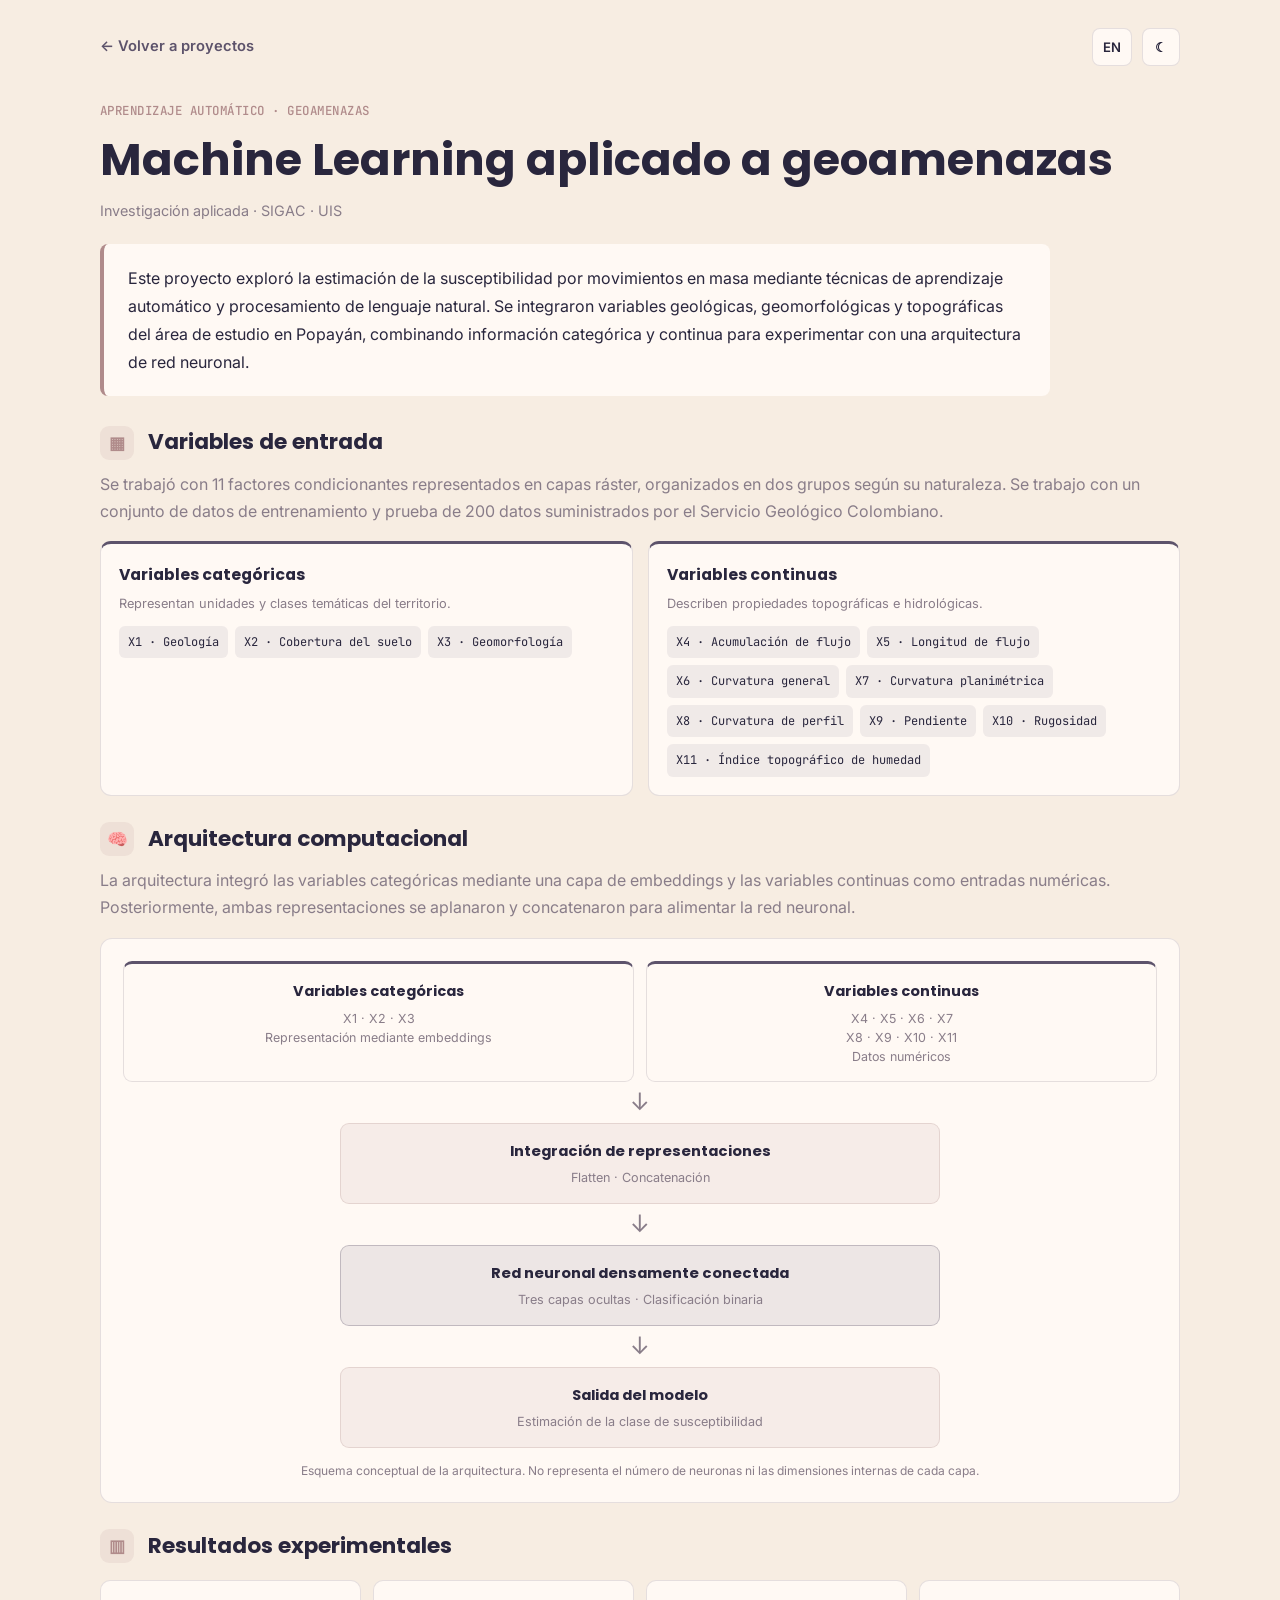
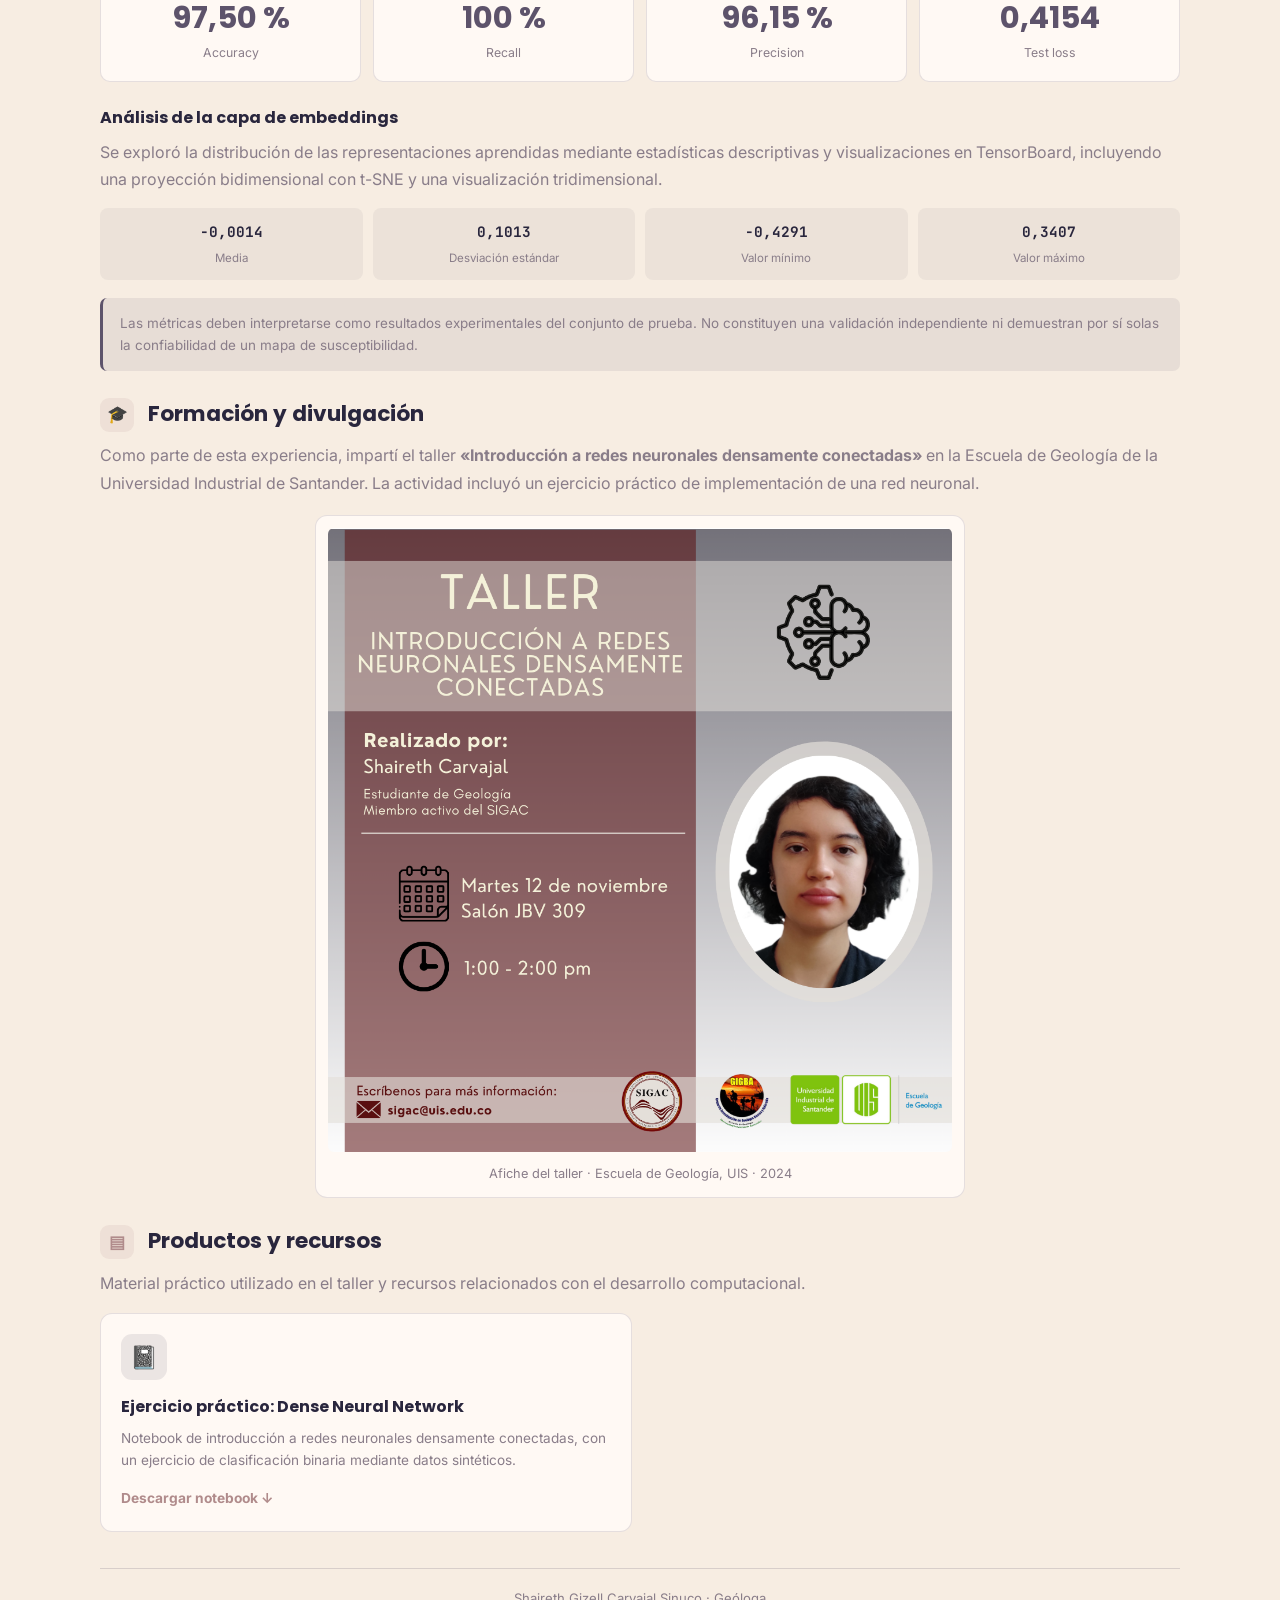
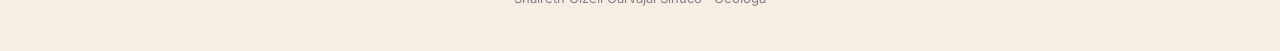
<file: proyectos/machine-learning.html>
<!DOCTYPE html>
<html lang="es">
<head>
  <meta charset="UTF-8">
  <meta name="viewport" content="width=device-width, initial-scale=1.0">
  <link rel="icon" type="image/png" href="../assets/images/favicon.png">
  <meta name="description" content="Proyecto de aprendizaje automático y procesamiento de lenguaje natural aplicado a la estimación de susceptibilidad por movimientos en masa.">
  <title>Machine Learning aplicado a geoamenazas | Shaireth Carvajal</title>

  <link rel="stylesheet" href="../assets/css/styles.css">
  <link rel="stylesheet" href="../assets/css/responsive.css">
  <link rel="stylesheet" href="../assets/css/themes.css">

  <link rel="preconnect" href="https://fonts.googleapis.com">
  <link rel="preconnect" href="https://fonts.gstatic.com" crossorigin>
  <link href="https://fonts.googleapis.com/css2?family=Inter:wght@400;500;600;700&family=Poppins:wght@400;500;600;700&family=JetBrains+Mono:wght@400;500&display=swap" rel="stylesheet">

  <style>
body {
      background: var(--page-background);
      color: var(--page-text);
      font-family: "Inter", sans-serif;
    }

    .detail-page {
      width: min(1080px, 90%);
      margin: 0 auto;
      padding: 28px 0 42px;
    }

    .detail-topbar {
      display: flex;
      align-items: center;
      justify-content: space-between;
      gap: 16px;
      margin-bottom: 34px;
    }

    .detail-back {
      color: var(--project-blue);
      text-decoration: none;
      font-weight: 600;
      font-size: 0.92rem;
    }

    :root[data-theme="dark"] .detail-back {
      color: var(--project-sand);
    }

    .detail-controls {
      display: flex;
      align-items: center;
      gap: 10px;
    }

    .detail-category {
      color: var(--project-ochre);
      font-family: "JetBrains Mono", monospace;
      font-size: 0.78rem;
      font-weight: 500;
      letter-spacing: 0.04em;
      text-transform: uppercase;
      margin-bottom: 12px;
    }

    .detail-title {
      color: var(--page-text);
      font-family: "Poppins", sans-serif;
      font-size: clamp(2rem, 5vw, 2.8rem);
      line-height: 1.2;
      margin: 0 0 12px;
    }

    .detail-meta {
      color: var(--page-muted);
      font-size: 0.9rem;
      line-height: 1.6;
      margin-bottom: 22px;
    }

    .detail-intro {
      max-width: 950px;
      background: var(--page-surface);
      border-left: 4px solid var(--project-ochre);
      border-radius: 8px;
      padding: 20px 24px;
      margin: 0 0 28px !important;
      line-height: 1.75;
      color: var(--page-text);
    }

    .detail-page .detail-section {
      margin: 25px 0 0 !important;
      padding: 0 !important;
      min-height: 0 !important;
    }

    .detail-section h2 {
      font-family: "Poppins", sans-serif;
      color: var(--page-text);
      font-size: 1.35rem;
      margin: 0 0 10px !important;
      padding: 0 !important;
    }

    .detail-section > p {
      color: var(--page-muted);
      line-height: 1.7;
      margin: 0 0 15px !important;
      padding: 0 !important;
    }

    .section-symbol {
      display: inline-flex;
      align-items: center;
      justify-content: center;
      width: 34px;
      height: 34px;
      border-radius: 9px;
      background: color-mix(in srgb, var(--color-ochre) 13%, transparent);
      color: var(--project-ochre);
      margin-right: 9px;
      font-size: 1.05rem;
      vertical-align: middle;
    }

    /* Variables de entrada */

    .variable-groups {
      display: grid;
      grid-template-columns: 1fr 1fr;
      gap: 15px;
      margin-top: 16px;
    }

    .variable-card {
      background: var(--page-surface);
      border: 1px solid var(--page-border);
      border-radius: 11px;
      padding: 18px;
    }

    .variable-card h3 {
      font-family: "Poppins", sans-serif;
      font-size: 0.98rem;
      color: var(--page-text);
      margin: 0 0 5px;
    }

    .variable-card > p {
      color: var(--page-muted);
      font-size: 0.8rem;
      margin: 0 0 13px !important;
      line-height: 1.5;
    }

    .variable-tags {
      display: flex;
      flex-wrap: wrap;
      gap: 7px;
    }

    .variable-tag {
      display: inline-block;
      padding: 6px 9px;
      border-radius: 6px;
      background: color-mix(in srgb, var(--color-primary) 9%, transparent);
      color: var(--page-text);
      font-family: "JetBrains Mono", monospace;
      font-size: 0.75rem;
    }

    .variable-card.categorical {
      border-top: 3px solid var(--project-blue);
    }

    .variable-card.continuous {
      border-top: 3px solid var(--project-moss);
    }

    .variable-table-wrap {
      overflow-x: auto;
      margin-top: 16px;
      border: 1px solid var(--page-border);
      border-radius: 10px;
      background: var(--page-surface);
    }

    .variable-table {
      width: 100%;
      border-collapse: collapse;
      min-width: 570px;
      font-size: 0.82rem;
    }

    .variable-table th,
    .variable-table td {
      padding: 10px 13px;
      text-align: left;
      border-bottom: 1px solid var(--page-border);
    }

    .variable-table th {
      background: color-mix(in srgb, var(--color-primary) 8%, transparent);
      color: var(--page-text);
      font-weight: 700;
    }

    .variable-table td {
      color: var(--page-muted);
      line-height: 1.45;
    }

    .variable-table td:first-child {
      font-family: "JetBrains Mono", monospace;
      color: var(--page-text);
      font-weight: 600;
      white-space: nowrap;
    }

    .variable-table tr:last-child td {
      border-bottom: none;
    }

    /* Arquitectura */

    .architecture {
      background: var(--page-surface);
      border: 1px solid var(--page-border);
      border-radius: 12px;
      padding: 22px;
      margin-top: 16px;
    }

    .architecture-inputs {
      display: grid;
      grid-template-columns: 1fr 1fr;
      gap: 12px;
    }

    .architecture-branch {
      border: 1px solid var(--page-border);
      border-radius: 9px;
      padding: 15px;
      text-align: center;
    }

    .architecture-branch.categorical {
      border-top: 3px solid var(--project-blue);
    }

    .architecture-branch.continuous {
      border-top: 3px solid var(--project-moss);
    }

    .architecture-branch h3 {
      font-family: "Poppins", sans-serif;
      font-size: 0.9rem;
      color: var(--page-text);
      margin: 0 0 7px;
    }

    .architecture-branch p {
      color: var(--page-muted);
      font-size: 0.78rem;
      line-height: 1.5;
      margin: 0;
    }

    .architecture-arrow {
      color: var(--page-muted);
      text-align: center;
      font-size: 1.5rem;
      line-height: 1.7;
    }

    .architecture-block {
      max-width: 600px;
      margin: 0 auto;
      border-radius: 9px;
      padding: 15px;
      text-align: center;
      background: color-mix(in srgb, var(--color-ochre) 11%, transparent);
      border: 1px solid color-mix(in srgb, var(--color-ochre) 25%, transparent);
    }

    .architecture-block.neural {
      background: color-mix(in srgb, var(--color-moss) 11%, transparent);
      border-color: color-mix(in srgb, var(--color-moss) 30%, transparent);
    }

    .architecture-block h3 {
      color: var(--page-text);
      font-family: "Poppins", sans-serif;
      font-size: 0.92rem;
      margin: 0 0 5px;
    }

    .architecture-block p {
      color: var(--page-muted);
      font-size: 0.79rem;
      line-height: 1.5;
      margin: 0;
    }

    .architecture-caption {
      color: var(--page-muted);
      font-size: 0.75rem;
      line-height: 1.5;
      text-align: center;
      margin: 14px 0 0;
    }

    /* Resultados */

    .metrics-grid {
      display: grid;
      grid-template-columns: repeat(4, minmax(0, 1fr));
      gap: 12px;
      margin-top: 16px;
    }

    .metric-card {
      background: var(--page-surface);
      border: 1px solid var(--page-border);
      border-radius: 10px;
      padding: 17px 12px;
      text-align: center;
    }

    .metric-value {
      display: block;
      color: var(--project-moss);
      font-family: "Poppins", sans-serif;
      font-size: clamp(1.4rem, 3vw, 1.9rem);
      font-weight: 700;
      line-height: 1.3;
    }

    .metric-label {
      display: block;
      color: var(--page-muted);
      font-size: 0.77rem;
      margin-top: 5px;
    }

    .embedding-stats {
      display: grid;
      grid-template-columns: repeat(4, 1fr);
      gap: 10px;
      margin-top: 14px;
    }

    .embedding-stat {
      background: color-mix(in srgb, var(--color-primary) 7%, transparent);
      border-radius: 8px;
      padding: 12px 8px;
      text-align: center;
    }

    .embedding-stat strong {
      display: block;
      color: var(--page-text);
      font-family: "JetBrains Mono", monospace;
      font-size: 0.9rem;
    }

    .embedding-stat span {
      display: block;
      color: var(--page-muted);
      font-size: 0.72rem;
      margin-top: 4px;
    }

    /* Recursos */

    .resources-grid {
      display: grid;
      grid-template-columns: repeat(2, minmax(0, 1fr));
      gap: 16px;
      margin-top: 16px;
    }

    .resource-card {
      display: flex;
      flex-direction: column;
      background: var(--page-surface);
      border: 1px solid var(--page-border);
      border-radius: 12px;
      padding: 20px;
    }

    .resource-icon {
      display: flex;
      align-items: center;
      justify-content: center;
      width: 46px;
      height: 46px;
      border-radius: 11px;
      background: color-mix(in srgb, var(--color-primary) 12%, transparent);
      color: var(--project-blue);
      font-size: 1.4rem;
      margin-bottom: 13px;
    }

    :root[data-theme="dark"] .resource-icon {
      color: var(--project-sand);
    }

    .resource-card h3 {
      color: var(--page-text);
      font-family: "Poppins", sans-serif;
      font-size: 1rem;
      margin: 0 0 8px;
    }

    .resource-card p {
      color: var(--page-muted);
      font-size: 0.85rem;
      line-height: 1.6;
      margin: 0 0 16px;
      flex: 1;
    }

    .resource-link {
      display: inline-flex;
      align-items: center;
      gap: 7px;
      color: var(--project-terracotta);
      text-decoration: none;
      font-size: 0.86rem;
      font-weight: 700;
    }

    .resource-link:hover {
      text-decoration: underline;
    }

    /* Afiche */

    .poster-container {
      max-width: 650px;
      margin: 18px auto 0;
      background: var(--page-surface);
      border: 1px solid var(--page-border);
      border-radius: 12px;
      padding: 12px;
    }

    .poster-container img {
      display: block;
      width: 100%;
      height: auto;
      border-radius: 6px;
    }

    .poster-caption {
      color: var(--page-muted);
      font-size: 0.8rem;
      text-align: center;
      line-height: 1.5;
      margin: 12px 0 2px;
    }

    .detail-note {
      background: color-mix(in srgb, var(--color-moss) 10%, transparent);
      border-left: 3px solid var(--project-moss);
      border-radius: 7px;
      padding: 14px 17px;
      color: var(--page-muted);
      font-size: 0.84rem;
      line-height: 1.65;
      margin-top: 18px;
    }

    /* Pie de página estándar */

    .detail-footer {
      border-top: 1px solid color-mix(in srgb, var(--color-primary) 20%, transparent);
      margin-top: 36px;
      padding-top: 18px;
      color: var(--page-muted);
      font-size: 0.82rem;
      text-align: center;
    }

    @media (max-width: 750px) {
      .metrics-grid {
        grid-template-columns: repeat(2, minmax(0, 1fr));
      }

      .resources-grid {
        grid-template-columns: 1fr;
      }
    }

    @media (max-width: 600px) {
      .variable-groups,
      .architecture-inputs {
        grid-template-columns: 1fr;
      }

      .embedding-stats {
        grid-template-columns: repeat(2, 1fr);
      }

      .architecture {
        padding: 14px;
      }
    }

    @media (max-width: 480px) {
      .detail-page {
        width: 92%;
        padding-top: 20px;
      }

      .detail-topbar {
        align-items: flex-start;
        margin-bottom: 26px;
      }

      .detail-back {
        font-size: 0.82rem;
      }

      .detail-intro {
        padding: 17px;
      }

      .variable-card {
        padding: 15px;
      }
    }
  </style>
</head>

<body>

  <main class="detail-page">

    <div class="detail-topbar">
      <a class="detail-back" href="../index.html#proyectos">← Volver a proyectos</a>

      <div class="detail-controls">
        <button id="language-toggle" class="language-toggle notranslate"
          type="button" aria-label="Cambiar idioma" translate="no">EN</button>

        <button id="theme-toggle" class="theme-toggle"
          type="button" aria-label="Cambiar tema" aria-pressed="false">
          <span class="theme-icon">☾</span>
        </button>
      </div>
    </div>

    <header>
      <div class="detail-category">
        Aprendizaje automático · Geoamenazas 
      </div>

      <h1 class="detail-title">
        Machine Learning aplicado a geoamenazas
      </h1>

      <div class="detail-meta">
        Investigación aplicada · SIGAC · UIS
    </header>

    <p class="detail-intro">
      Este proyecto exploró la estimación de la susceptibilidad por
      movimientos en masa mediante técnicas de aprendizaje automático
      y procesamiento de lenguaje natural. Se integraron variables
      geológicas, geomorfológicas y topográficas del área de estudio
      en Popayán, combinando información categórica y continua para
      experimentar con una arquitectura de red neuronal.
    </p>

    <!-- VARIABLES DE ENTRADA -->

    <section class="detail-section">
      <h2>
        <span class="section-symbol" aria-hidden="true">▦</span>
        Variables de entrada
      </h2>

      <p>
        Se trabajó con 11 factores condicionantes representados en
        capas ráster, organizados en dos grupos según su naturaleza. Se trabajo con un conjunto de datos de entrenamiento y prueba de 200 datos suministrados por el Servicio Geológico Colombiano.
      </p>

      <div class="variable-groups">

        <article class="variable-card categorical">
          <h3>Variables categóricas</h3>
          <p>Representan unidades y clases temáticas del territorio.</p>

          <div class="variable-tags">
            <span class="variable-tag">X1 · Geología</span>
            <span class="variable-tag">X2 · Cobertura del suelo</span>
            <span class="variable-tag">X3 · Geomorfología</span>
          </div>
        </article>

        <article class="variable-card continuous">
          <h3>Variables continuas</h3>
          <p>Describen propiedades topográficas e hidrológicas.</p>

          <div class="variable-tags">
            <span class="variable-tag">X4 · Acumulación de flujo</span>
            <span class="variable-tag">X5 · Longitud de flujo</span>
            <span class="variable-tag">X6 · Curvatura general</span>
            <span class="variable-tag">X7 · Curvatura planimétrica</span>
            <span class="variable-tag">X8 · Curvatura de perfil</span>
            <span class="variable-tag">X9 · Pendiente</span>
            <span class="variable-tag">X10 · Rugosidad</span>
            <span class="variable-tag">X11 · Índice topográfico de humedad</span>
          </div>
        </article>

      </div>

    </section>

    <!-- ARQUITECTURA -->

    <section class="detail-section">
      <h2>
        <span class="section-symbol" aria-hidden="true">🧠</span>
        Arquitectura computacional
      </h2>

      <p>
        La arquitectura integró las variables categóricas mediante
        una capa de embeddings y las variables continuas como entradas
        numéricas. Posteriormente, ambas representaciones se
        aplanaron y concatenaron para alimentar la red neuronal.
      </p>

      <div class="architecture">

        <div class="architecture-inputs">

          <div class="architecture-branch categorical">
            <h3>Variables categóricas</h3>
            <p>X1 · X2 · X3</p>
            <p>Representación mediante embeddings</p>
          </div>

          <div class="architecture-branch continuous">
            <h3>Variables continuas</h3>
            <p>X4 · X5 · X6 · X7</p>
            <p>X8 · X9 · X10 · X11</p>
            <p>Datos numéricos</p>
          </div>

        </div>

        <div class="architecture-arrow">↓</div>

        <div class="architecture-block">
          <h3>Integración de representaciones</h3>
          <p>Flatten · Concatenación</p>
        </div>

        <div class="architecture-arrow">↓</div>

        <div class="architecture-block neural">
          <h3>Red neuronal densamente conectada</h3>
          <p>Tres capas ocultas · Clasificación binaria</p>
        </div>

        <div class="architecture-arrow">↓</div>

        <div class="architecture-block">
          <h3>Salida del modelo</h3>
          <p>Estimación de la clase de susceptibilidad</p>
        </div>

        <p class="architecture-caption">
          Esquema conceptual de la arquitectura.
          No representa el número de neuronas ni las dimensiones internas
          de cada capa.
        </p>

      </div>
    </section>

    <!-- RESULTADOS -->

    <section class="detail-section">
      <h2>
        <span class="section-symbol" aria-hidden="true">▥</span>
        Resultados experimentales
      </h2>

      <p>
       
      </p>

      <div class="metrics-grid">

        <div class="metric-card">
          <span class="metric-value">97,50 %</span>
          <span class="metric-label">Accuracy</span>
        </div>

        <div class="metric-card">
          <span class="metric-value">100 %</span>
          <span class="metric-label">Recall</span>
        </div>

        <div class="metric-card">
          <span class="metric-value">96,15 %</span>
          <span class="metric-label">Precision</span>
        </div>

        <div class="metric-card">
          <span class="metric-value">0,4154</span>
          <span class="metric-label">Test loss</span>
        </div>

      </div>

      <h3 style="font-family:'Poppins',sans-serif; font-size:1rem; margin:22px 0 8px;">
        Análisis de la capa de embeddings
      </h3>

      <p>
        Se exploró la distribución de las representaciones aprendidas
        mediante estadísticas descriptivas y visualizaciones en
        TensorBoard, incluyendo una proyección bidimensional con t-SNE
        y una visualización tridimensional.
      </p>

      <div class="embedding-stats">

        <div class="embedding-stat">
          <strong>-0,0014</strong>
          <span>Media</span>
        </div>

        <div class="embedding-stat">
          <strong>0,1013</strong>
          <span>Desviación estándar</span>
        </div>

        <div class="embedding-stat">
          <strong>-0,4291</strong>
          <span>Valor mínimo</span>
        </div>

        <div class="embedding-stat">
          <strong>0,3407</strong>
          <span>Valor máximo</span>
        </div>

      </div>

      <div class="detail-note">
        Las métricas deben interpretarse como resultados experimentales del conjunto
        de prueba. No constituyen una validación independiente ni
        demuestran por sí solas la confiabilidad de un mapa de
        susceptibilidad.
      </div>
    </section>

    <!-- FORMACIÓN -->

    <section class="detail-section">
      <h2>
        <span class="section-symbol" aria-hidden="true">🎓</span>
        Formación y divulgación
      </h2>

      <p>
        Como parte de esta experiencia, impartí el taller
        <strong>«Introducción a redes neuronales densamente conectadas»</strong>
        en la Escuela de Geología de la Universidad Industrial de Santander.
        La actividad incluyó un ejercicio práctico de implementación
        de una red neuronal.
      </p>

      <div class="poster-container">
        <img
          src="../assets/images/projects/taller-redes-neuronales.png"
          alt="Afiche del taller Introducción a redes neuronales densamente conectadas, realizado en la Escuela de Geología de la UIS."
          loading="lazy" decoding="async">

        <p class="poster-caption">
          Afiche del taller · Escuela de Geología, UIS · 2024
        </p>
      </div>
    </section>

    <!-- PRODUCTOS -->

    <section class="detail-section">
      <h2>
        <span class="section-symbol" aria-hidden="true">▤</span>
        Productos y recursos
      </h2>

      <p>
        Material práctico utilizado en el taller y recursos
        relacionados con el desarrollo computacional.
      </p>

      <div class="resources-grid">

        <article class="resource-card">
          <div class="resource-icon" aria-hidden="true">📓</div>

          <h3>Ejercicio práctico: Dense Neural Network</h3>

          <p>
            Notebook de introducción a redes neuronales densamente
            conectadas, con un ejercicio de clasificación binaria
            mediante datos sintéticos.
          </p>

          <a class="resource-link"
  href="../assets/documents/Dense%20neuronal%20network.ipynb"
  download="Dense_Neural_Network.ipynb">
  Descargar notebook ↓
</a>

    </section>

    <footer class="detail-footer">
      Shaireth Gizell Carvajal Sinuco · Geóloga
    </footer>

  </main>

  <div class="gtranslate_wrapper" style="display:none;"></div>

  <script>
    window.gtranslateSettings = {
      default_language: "es",
      languages: ["es", "en"],
      wrapper_selector: ".gtranslate_wrapper"
    };
  </script>

  <script src="https://cdn.gtranslate.net/widgets/latest/dropdown.js" defer></script>
  <script src="../assets/js/language.js"></script>
  <script src="../assets/js/theme.js"></script>

</body>
</html>
</file>
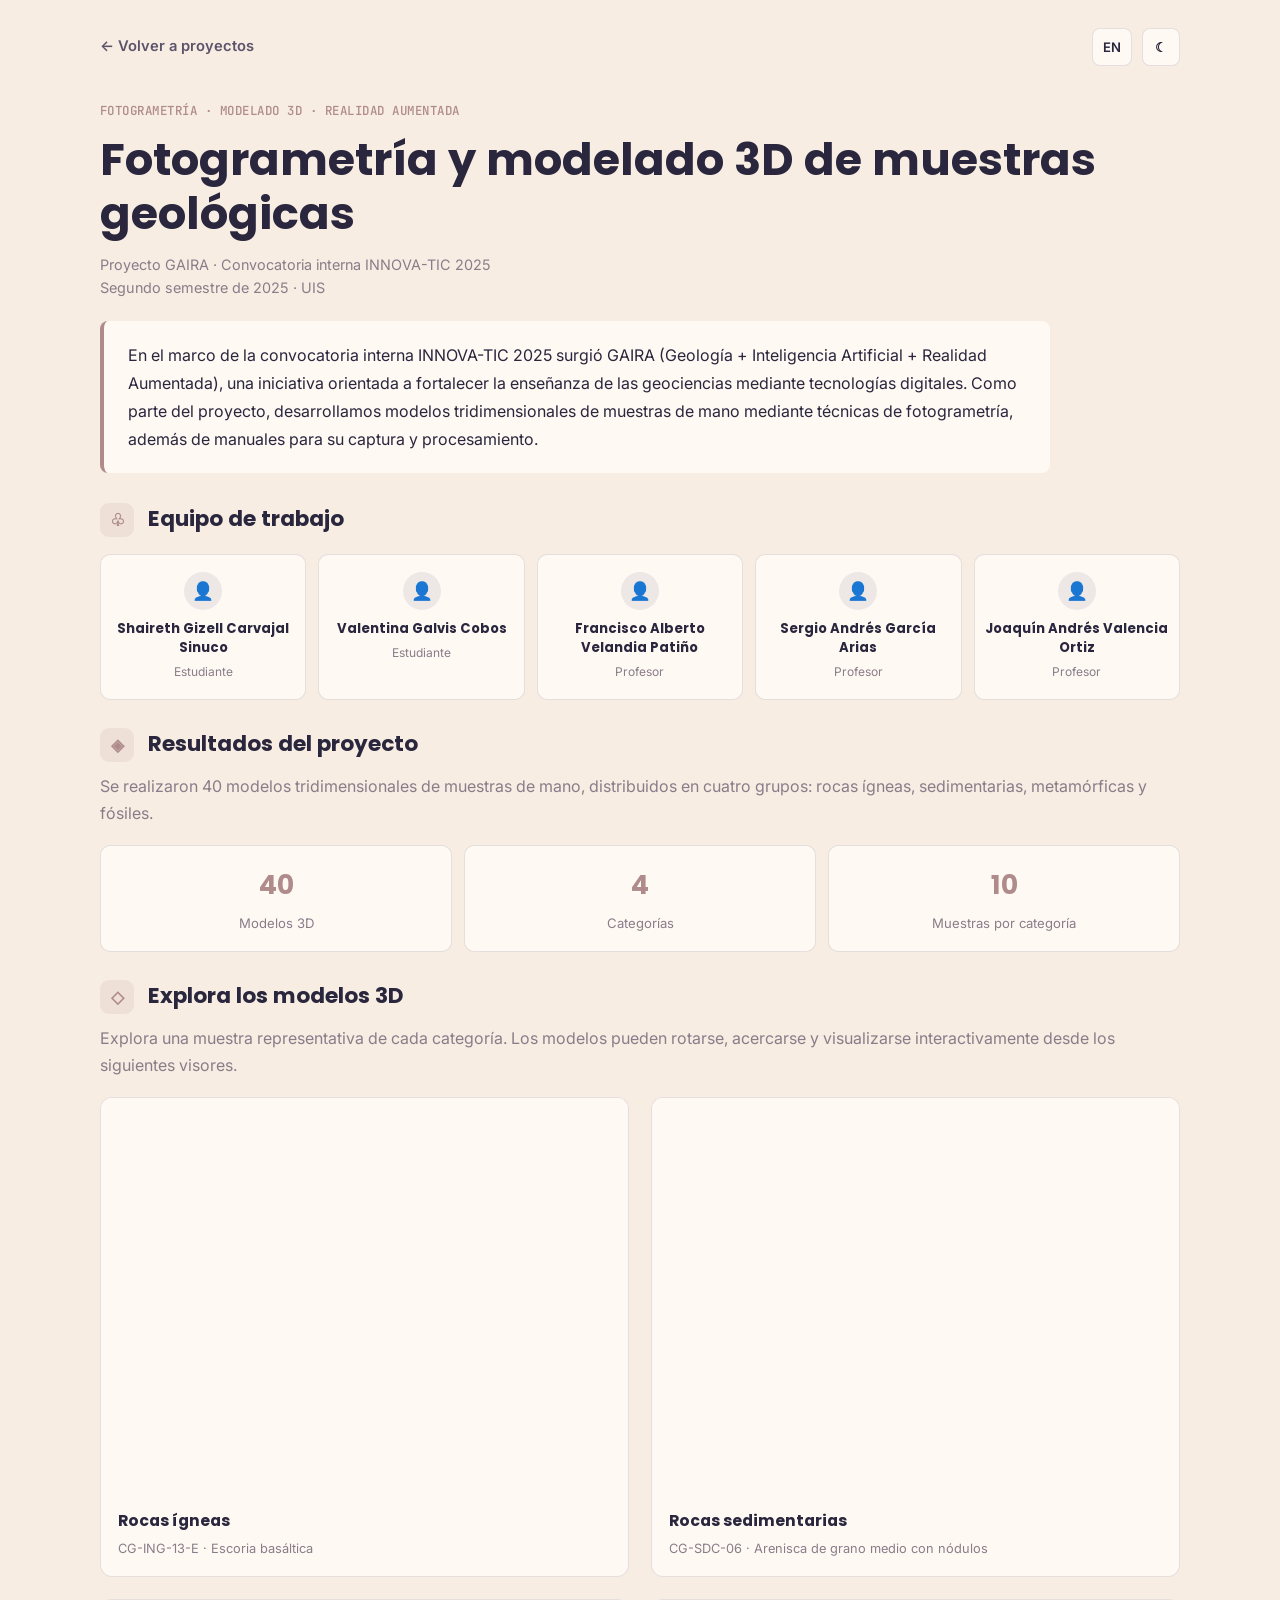
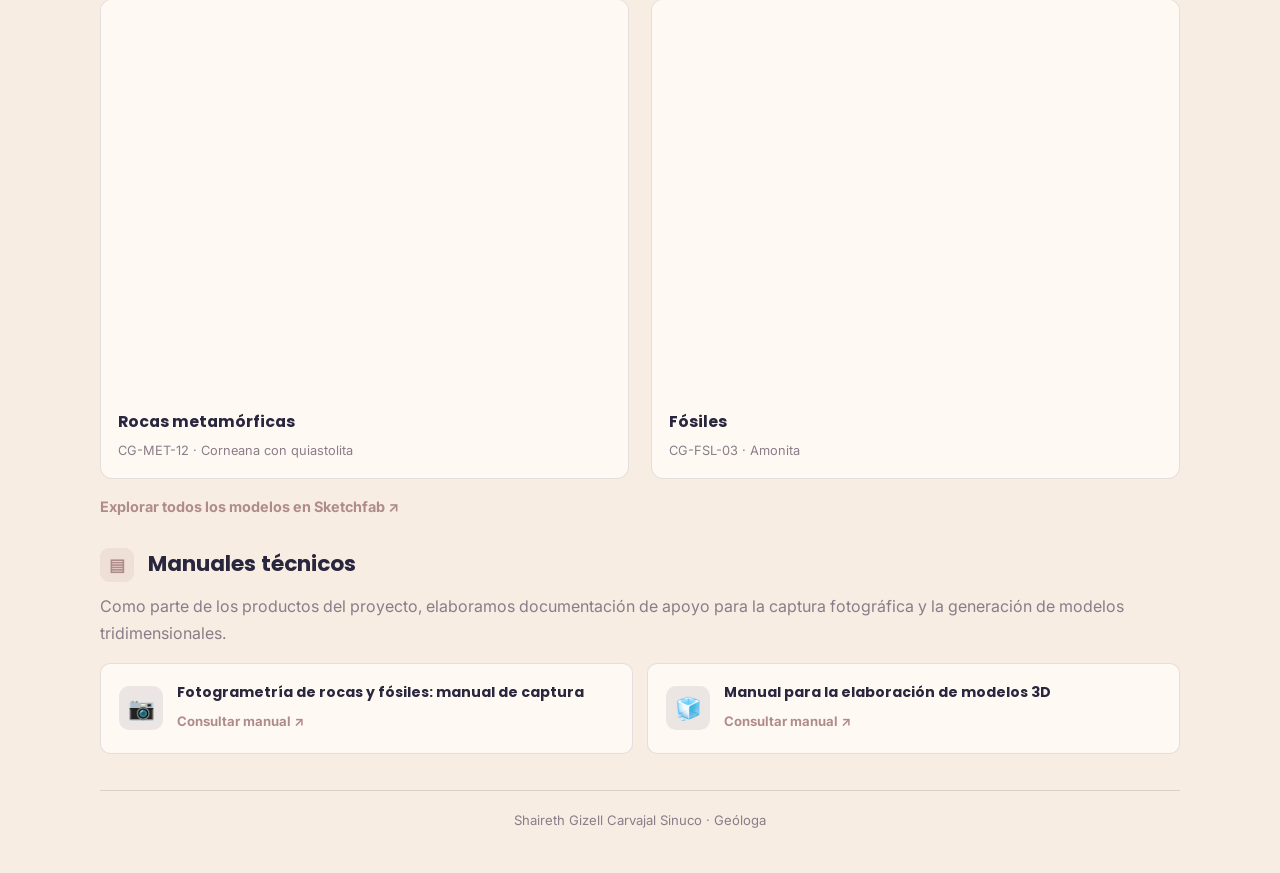
<file: proyectos/realidad-aumentada.html>
<!DOCTYPE html>
<html lang="es">
<head>
  <meta charset="UTF-8">
  <meta name="viewport" content="width=device-width, initial-scale=1.0">
  <link rel="icon" type="image/png" href="../assets/images/favicon.png">
  <meta name="description" content="Proyecto GAIRA: fotogrametría y modelado 3D de muestras geológicas mediante Agisoft Metashape para la enseñanza de las geociencias.">
  <title>Fotogrametría y modelado 3D | Shaireth Carvajal</title>

  <link rel="stylesheet" href="../assets/css/styles.css">
  <link rel="stylesheet" href="../assets/css/responsive.css">
  <link rel="stylesheet" href="../assets/css/themes.css">

  <link rel="preconnect" href="https://fonts.googleapis.com">
  <link rel="preconnect" href="https://fonts.gstatic.com" crossorigin>
  <link href="https://fonts.googleapis.com/css2?family=Inter:wght@400;500;600;700&family=Poppins:wght@400;500;600;700&family=JetBrains+Mono:wght@400;500&display=swap" rel="stylesheet">

  <style>
body {
      background: var(--page-background);
      color: var(--page-text);
      font-family: "Inter", sans-serif;
    }

    .detail-page {
      width: min(1080px, 90%);
      margin: 0 auto;
      padding: 28px 0 42px;
    }

    .detail-topbar {
      display: flex;
      align-items: center;
      justify-content: space-between;
      gap: 16px;
      margin-bottom: 34px;
    }

    .detail-back {
      color: var(--project-blue);
      text-decoration: none;
      font-weight: 600;
      font-size: 0.92rem;
    }

    :root[data-theme="dark"] .detail-back {
      color: var(--project-sand);
    }

    .detail-controls {
      display: flex;
      align-items: center;
      gap: 10px;
    }

    .detail-category {
      color: var(--project-ochre);
      font-family: "JetBrains Mono", monospace;
      font-size: 0.78rem;
      font-weight: 500;
      letter-spacing: 0.04em;
      text-transform: uppercase;
      margin-bottom: 12px;
    }

    .detail-title {
      color: var(--page-text);
      font-family: "Poppins", sans-serif;
      font-size: clamp(2rem, 5vw, 2.8rem);
      line-height: 1.2;
      margin: 0 0 12px;
    }

    .detail-meta {
      color: var(--page-muted);
      font-size: 0.9rem;
      line-height: 1.6;
      margin-bottom: 22px;
    }

    .detail-intro {
      max-width: 950px;
      background: var(--page-surface);
      border-left: 4px solid var(--project-ochre);
      border-radius: 8px;
      padding: 20px 24px;
      margin: 0 0 28px !important;
      line-height: 1.75;
      color: var(--page-text);
    }

    .detail-section {
      margin: 26px 0 0 !important;
      padding: 0 !important;
      min-height: 0 !important;
    }

    .detail-section h2 {
      font-family: "Poppins", sans-serif;
      color: var(--page-text);
      font-size: 1.35rem;
      margin: 0 0 10px !important;
      padding: 0 !important;
    }

    .detail-section > p {
      color: var(--page-muted);
      line-height: 1.7;
      margin: 0 0 16px !important;
      padding: 0 !important;
    }

    .section-symbol {
      display: inline-flex;
      align-items: center;
      justify-content: center;
      width: 34px;
      height: 34px;
      border-radius: 9px;
      background: color-mix(in srgb, var(--color-ochre) 13%, transparent);
      color: var(--project-ochre);
      margin-right: 9px;
      font-size: 1.05rem;
      vertical-align: middle;
    }

    /* Equipo de trabajo */

    .team-grid {
      display: grid;
      grid-template-columns: repeat(5, minmax(0, 1fr));
      gap: 12px;
      margin-top: 16px;
    }

    .team-card {
      background: var(--page-surface);
      border: 1px solid var(--page-border);
      border-radius: 10px;
      padding: 17px 10px;
      text-align: center;
    }

    .team-icon {
      display: flex;
      align-items: center;
      justify-content: center;
      width: 38px;
      height: 38px;
      margin: 0 auto 9px;
      border-radius: 50%;
      background: color-mix(in srgb, var(--color-primary) 11%, transparent);
      color: var(--project-blue);
      font-size: 1.1rem;
    }

    :root[data-theme="dark"] .team-icon {
      color: var(--project-sand);
    }

    .team-card h3 {
      color: var(--page-text);
      font-family: "Poppins", sans-serif;
      font-size: 0.82rem;
      line-height: 1.45;
      margin: 0;
    }

    .team-role {
      display: block;
      color: var(--page-muted);
      font-size: 0.75rem;
      margin-top: 5px;
    }

    /* Indicadores del proyecto */

    .project-facts {
      display: grid;
      grid-template-columns: repeat(3, minmax(0, 1fr));
      gap: 12px;
      margin-top: 18px;
    }

    .fact-card {
      background: var(--page-surface);
      border: 1px solid var(--page-border);
      border-radius: 10px;
      padding: 17px;
      text-align: center;
    }

    .fact-value {
      display: block;
      color: var(--project-ochre);
      font-family: "Poppins", sans-serif;
      font-size: 1.65rem;
      font-weight: 700;
    }

    .fact-label {
      display: block;
      color: var(--page-muted);
      font-size: 0.82rem;
      margin-top: 4px;
    }

    /* Modelos 3D */

    .models-grid {
      display: grid;
      grid-template-columns: repeat(2, minmax(0, 1fr));
      gap: 22px;
      margin-top: 18px;
    }

    .model-card {
      min-width: 0;
      overflow: hidden;
      background: var(--page-surface);
      border: 1px solid var(--page-border);
      border-radius: 12px;
    }

    .model-viewer {
      position: relative;
      width: 100%;
      aspect-ratio: 4 / 3;
      background: var(--surface);
    }

    .model-viewer iframe {
      display: block;
      width: 100%;
      height: 100%;
      border: 0;
    }

    .model-info {
      padding: 14px 17px 16px;
    }

    .model-info h3 {
      color: var(--page-text);
      font-family: "Poppins", sans-serif;
      font-size: 0.98rem;
      margin: 0 0 4px;
    }

    .model-info p {
      color: var(--page-muted);
      font-size: 0.8rem;
      margin: 0;
    }

    /* Manuales */

    .manuals-grid {
      display: grid;
      grid-template-columns: repeat(2, minmax(0, 1fr));
      gap: 14px;
      margin-top: 16px;
    }

    .manual-card {
      display: flex;
      align-items: center;
      gap: 14px;
      background: var(--page-surface);
      border: 1px solid var(--page-border);
      border-radius: 10px;
      padding: 18px;
    }

    .manual-icon {
      display: flex;
      flex: 0 0 44px;
      align-items: center;
      justify-content: center;
      width: 44px;
      height: 44px;
      border-radius: 10px;
      background: color-mix(in srgb, var(--color-primary) 12%, transparent);
      font-size: 1.35rem;
    }

    .manual-content {
      flex: 1;
      min-width: 0;
    }

    .manual-content h3 {
      color: var(--page-text);
      font-family: "Poppins", sans-serif;
      font-size: 0.88rem;
      line-height: 1.45;
      margin: 0 0 5px;
    }

    .manual-link {
      color: var(--project-terracotta);
      text-decoration: none;
      font-size: 0.82rem;
      font-weight: 700;
    }

    .manual-link:hover {
      text-decoration: underline;
    }

    .sketchfab-link {
      display: inline-flex;
      align-items: center;
      gap: 8px;
      margin-top: 16px;
      color: var(--project-terracotta);
      text-decoration: none;
      font-weight: 700;
      font-size: 0.9rem;
    }

    .sketchfab-link:hover {
      text-decoration: underline;
    }

    .detail-footer {
      border-top: 1px solid color-mix(in srgb, var(--color-primary) 20%, transparent);
      margin-top: 36px;
      padding-top: 18px;
      color: var(--page-muted);
      font-size: 0.82rem;
      text-align: center;
    }

    @media (max-width: 850px) {
      .team-grid {
        grid-template-columns: repeat(3, minmax(0, 1fr));
      }
    }

    @media (max-width: 700px) {
      .detail-page {
        width: 92%;
        padding-top: 20px;
      }

      .detail-topbar {
        margin-bottom: 26px;
      }

      .detail-intro {
        padding: 17px;
      }

      .models-grid {
        grid-template-columns: 1fr;
        gap: 16px;
      }

      .manuals-grid {
        grid-template-columns: 1fr;
      }
    }

    @media (max-width: 480px) {
      .detail-topbar {
        align-items: flex-start;
      }

      .detail-back {
        font-size: 0.82rem;
      }

      .team-grid {
        grid-template-columns: repeat(2, minmax(0, 1fr));
      }

      .project-facts {
        gap: 7px;
      }

      .fact-card {
        padding: 12px 6px;
      }

      .fact-value {
        font-size: 1.35rem;
      }

      .fact-label {
        font-size: 0.72rem;
      }
    }
  </style>
</head>

<body>

  <main class="detail-page">

    <div class="detail-topbar">
      <a class="detail-back" href="../index.html#proyectos">← Volver a proyectos</a>

      <div class="detail-controls">
        <button id="language-toggle" class="language-toggle notranslate"
          type="button" aria-label="Cambiar idioma" translate="no">EN</button>

        <button id="theme-toggle" class="theme-toggle"
          type="button" aria-label="Cambiar tema" aria-pressed="false">
          <span class="theme-icon">☾</span>
        </button>
      </div>
    </div>

    <header>
      <div class="detail-category">
        Fotogrametría · Modelado 3D · Realidad aumentada
      </div>

      <h1 class="detail-title">
        Fotogrametría y modelado 3D de muestras geológicas
      </h1>

      <div class="detail-meta">
        Proyecto GAIRA · Convocatoria interna INNOVA-TIC 2025
        <br>
        Segundo semestre de 2025 · UIS
      </div>
    </header>

    <p class="detail-intro">
      En el marco de la convocatoria interna INNOVA-TIC 2025 surgió
      GAIRA (Geología + Inteligencia Artificial + Realidad Aumentada),
      una iniciativa orientada a fortalecer la enseñanza de las
      geociencias mediante tecnologías digitales. Como parte del proyecto,
      desarrollamos modelos tridimensionales de muestras de mano mediante
      técnicas de fotogrametría, además de manuales para su captura
      y procesamiento.
    </p>

    <section class="detail-section">
      <h2>
        <span class="section-symbol" aria-hidden="true">♧</span>
        Equipo de trabajo
      </h2>

      <div class="team-grid">

        <article class="team-card">
          <div class="team-icon" aria-hidden="true">👤</div>
          <h3>Shaireth Gizell Carvajal Sinuco</h3>
          <span class="team-role">Estudiante</span>
        </article>

        <article class="team-card">
          <div class="team-icon" aria-hidden="true">👤</div>
          <h3>Valentina Galvis Cobos</h3>
          <span class="team-role">Estudiante</span>
        </article>

        <article class="team-card">
          <div class="team-icon" aria-hidden="true">👤</div>
          <h3>Francisco Alberto Velandia Patiño</h3>
          <span class="team-role">Profesor</span>
        </article>

        <article class="team-card">
          <div class="team-icon" aria-hidden="true">👤</div>
          <h3>Sergio Andrés García Arias</h3>
          <span class="team-role">Profesor</span>
        </article>

        <article class="team-card">
          <div class="team-icon" aria-hidden="true">👤</div>
          <h3>Joaquín Andrés Valencia Ortiz</h3>
          <span class="team-role">Profesor</span>
        </article>

      </div>
    </section>

    <section class="detail-section">
      <h2>
        <span class="section-symbol" aria-hidden="true">◈</span>
        Resultados del proyecto
      </h2>

      <p>
        Se realizaron 40 modelos tridimensionales de muestras de mano,
        distribuidos en cuatro grupos: rocas ígneas, sedimentarias,
        metamórficas y fósiles.
      </p>

      <div class="project-facts">
        <div class="fact-card">
          <span class="fact-value">40</span>
          <span class="fact-label">Modelos 3D</span>
        </div>

        <div class="fact-card">
          <span class="fact-value">4</span>
          <span class="fact-label">Categorías</span>
        </div>

        <div class="fact-card">
          <span class="fact-value">10</span>
          <span class="fact-label">Muestras por categoría</span>
        </div>
      </div>
    </section>

    <section class="detail-section">
      <h2>
        <span class="section-symbol" aria-hidden="true">◇</span>
        Explora los modelos 3D
      </h2>

      <p>
        Explora una muestra representativa de cada categoría.
        Los modelos pueden rotarse, acercarse y visualizarse
        interactivamente desde los siguientes visores.
      </p>

      <div class="models-grid">

        <article class="model-card">
          <div class="model-viewer">
            <iframe
              title="Modelo 3D de escoria basáltica - roca ígnea"
              src="https://sketchfab.com/models/0af9bdade8f6469fa493377e3c273996/embed"
              allow="autoplay; fullscreen; xr-spatial-tracking"
              allowfullscreen
              mozallowfullscreen="true"
              webkitallowfullscreen="true">
            </iframe>
          </div>

          <div class="model-info">
            <h3>Rocas ígneas</h3>
            <p>CG-ING-13-E · Escoria basáltica</p>
          </div>
        </article>

        <article class="model-card">
          <div class="model-viewer">
            <iframe
              title="Modelo 3D de arenisca - roca sedimentaria"
              src="https://sketchfab.com/models/186a344d53594951965ec3ab54aea20a/embed"
              allow="autoplay; fullscreen; xr-spatial-tracking"
              allowfullscreen
              mozallowfullscreen="true"
              webkitallowfullscreen="true">
            </iframe>
          </div>

          <div class="model-info">
            <h3>Rocas sedimentarias</h3>
            <p>CG-SDC-06 · Arenisca de grano medio con nódulos</p>
          </div>
        </article>

        <article class="model-card">
          <div class="model-viewer">
            <iframe
              title="Modelo 3D de corneana con quiastolita - roca metamórfica"
              src="https://sketchfab.com/models/7b6ce7b5657b46759504c5871e529d62/embed"
              allow="autoplay; fullscreen; xr-spatial-tracking"
              allowfullscreen
              mozallowfullscreen="true"
              webkitallowfullscreen="true">
            </iframe>
          </div>

          <div class="model-info">
            <h3>Rocas metamórficas</h3>
            <p>CG-MET-12 · Corneana con quiastolita</p>
          </div>
        </article>

        <article class="model-card">
          <div class="model-viewer">
            <iframe
              title="Modelo 3D de amonita - fósil"
              src="https://sketchfab.com/models/7869634dfc6542b6accdb11eace2ecf1/embed"
              allow="autoplay; fullscreen; xr-spatial-tracking"
              allowfullscreen
              mozallowfullscreen="true"
              webkitallowfullscreen="true">
            </iframe>
          </div>

          <div class="model-info">
            <h3>Fósiles</h3>
            <p>CG-FSL-03 · Amonita</p>
          </div>
        </article>

      </div>

      <a class="sketchfab-link"
        href="https://sketchfab.com/EscgeoUIS/models"
        target="_blank" rel="noopener noreferrer">
        Explorar todos los modelos en Sketchfab ↗
      </a>
    </section>

    <section class="detail-section">
      <h2>
        <span class="section-symbol" aria-hidden="true">▤</span>
        Manuales técnicos
      </h2>

      <p>
        Como parte de los productos del proyecto, elaboramos
        documentación de apoyo para la captura fotográfica
        y la generación de modelos tridimensionales.
      </p>

      <div class="manuals-grid">

        <article class="manual-card">
          <div class="manual-icon" aria-hidden="true">📷</div>

          <div class="manual-content">
            <h3>Fotogrametría de rocas y fósiles: manual de captura</h3>

            <a class="manual-link"
              href="https://drive.google.com/file/d/1uNaUEd8KMO2blwWkPFrq-xebtnqgA9eP/view?usp=sharing"
              target="_blank" rel="noopener noreferrer">
              Consultar manual ↗
            </a>
          </div>
        </article>

        <article class="manual-card">
          <div class="manual-icon" aria-hidden="true">🧊</div>

          <div class="manual-content">
            <h3>Manual para la elaboración de modelos 3D</h3>

            <a class="manual-link"
              href="https://drive.google.com/file/d/19qVaMJfWQ6JNt0HKNMJpMcKhb50XOLRW/view?usp=sharing"
              target="_blank" rel="noopener noreferrer">
              Consultar manual ↗
            </a>
          </div>
        </article>

      </div>
    </section>

    <footer class="detail-footer">
      Shaireth Gizell Carvajal Sinuco · Geóloga
    </footer>

  </main>

  <div class="gtranslate_wrapper" style="display:none;"></div>

  <script>
    window.gtranslateSettings = {
      default_language: "es",
      languages: ["es", "en"],
      wrapper_selector: ".gtranslate_wrapper"
    };
  </script>

  <script src="https://cdn.gtranslate.net/widgets/latest/dropdown.js" defer></script>
  <script src="../assets/js/language.js"></script>
  <script src="../assets/js/theme.js"></script>

</body>
</html>
</file>
<file: assets/css/styles.css>
/* =========================================================
   PORTAFOLIO PROFESIONAL — SHAIRETH CARVAJAL
   FASE 2 | BLOQUE 2.2 | ESTILOS GENERALES
   ========================================================= */

/* 2. VARIABLES DE DISEÑO */
:root {
    --font-heading: 'Poppins', sans-serif;
    --font-body: 'Inter', sans-serif;
    --font-technical: 'JetBrains Mono', monospace;

    --container-width: 1160px;
    --header-height: 78px;

    --radius-small: 8px;
    --radius-medium: 14px;
    --radius-large: 22px;

    --transition: 0.25s ease;
}

/* 3. CONFIGURACIÓN GENERAL */
* {
    margin: 0;
    padding: 0;
    box-sizing: border-box;
}

html {
    scroll-behavior: smooth;
    scroll-padding-top: calc(var(--header-height) + 20px);
}

body {
    font-family: var(--font-body);
    font-size: 16px;
    line-height: 1.7;
    background: var(--background);
    color: var(--text-primary);
    transition:
        background-color var(--transition),
        color var(--transition);
}

body,
button,
a {
    -webkit-tap-highlight-color: transparent;
}

button,
input {
    font: inherit;
}

button {
    cursor: pointer;
}

a {
    color: inherit;
    text-decoration: none;
}

img {
    display: block;
    max-width: 100%;
}

ul {
    list-style: none;
}

section {
    scroll-margin-top: calc(var(--header-height) + 20px);
}

::selection {
    background: var(--color-sand);
    color: var(--text-primary);
}

/* 4. CONTENEDORES Y SECCIONES */
.section-container,
.header-container,
.footer-container {
    width: min(var(--container-width), calc(100% - 48px));
    margin-inline: auto;
}

section {
    padding: 100px 0;
}

.section-heading {
    max-width: 720px;
    margin-bottom: 48px;
}

.section-eyebrow {
    display: inline-block;
    margin-bottom: 12px;
    color: var(--color-ochre);
    font-family: var(--font-technical);
    font-size: 0.78rem;
    font-weight: 500;
    letter-spacing: 0.12em;
    text-transform: uppercase;
}

.section-heading h2 {
    margin-bottom: 16px;
    font-family: var(--font-heading);
    font-size: clamp(2rem, 4vw, 2.8rem);
    font-weight: 600;
    line-height: 1.2;
    color: var(--text-primary);
}

.section-heading p {
    color: var(--text-secondary);
    font-size: 1rem;
    max-width: 650px;
}


/* 5. CABECERA Y NAVEGACIÓN */

/* Cabecera general */
.site-header {
    position: relative;
    z-index: 1000;
    width: 100%;
}

/* Fotografía panorámica */
.header-banner {
    position: relative;
    width: 100%;
    min-height: 270px;
    display: flex;
    align-items: center;
    justify-content: center;

    background-image:
        linear-gradient(
            rgba(15, 20, 30, 0.30),
            rgba(15, 20, 30, 0.45)
        ),
        url("../images/chicamocha-header-optimized.jpg");

    background-size: cover;
    background-position: center 52%;
}


/* Presentación de la cita sobre la fotografía */
.header-banner-overlay {
    width: 100%;
    min-height: 270px;
    display: flex;
    align-items: flex-end;
    justify-content: flex-end;
    padding: 30px 6%;
    text-align: right;
}

/* Contenedor de la cita */
.site-brand {
    display: flex;
    flex-direction: column;
    align-items: flex-end;
    gap: 12px;
    width: min(650px, 100%);
}

/* Texto de la cita */
.header-quote {
    display: flex;
    flex-direction: column;
    align-items: flex-end;
    gap: 8px;
    max-width: 650px;
}

/* Autor de la cita */
.quote-author {
    display: block;
    margin-right: 24px;
    color: #FFFFFF;
    font-family: var(--font-body);
    font-size: 0.9rem;
    font-style: italic;
    font-weight: 400;
    text-shadow: 0 2px 8px rgba(0, 0, 0, 0.75);
}

.brand-name {
    display: block;
    color: #FFFFFF;
    font-family: var(--font-heading);
    font-size: clamp(2rem, 5vw, 3.5rem);
    font-weight: 600;
    line-height: 1.2;
    letter-spacing: -0.035em;
    text-shadow: 0 3px 14px rgba(0, 0, 0, 0.45);
}

.brand-subtitle {
    display: block;
    color: #FFFFFF;
    font-family: var(--font-body);
    font-size: clamp(0.9rem, 2vw, 1.15rem);
    font-weight: 500;
    text-shadow: 0 2px 8px rgba(0, 0, 0, 0.6);
}

/* Barra horizontal */
.navigation-bar {
    width: 100%;
    background: var(--header-background);
    border-bottom: 1px solid var(--border);
    box-shadow: 0 3px 12px var(--shadow);
}

.header-container {
    width: min(1400px, calc(100% - 40px));
    min-height: 68px;
    margin-inline: auto;
    display: flex;
    align-items: center;
    justify-content: center;
    gap: 20px;
}

/* Navegación */
.main-navigation {
    width: 100%;
    display: flex;
    align-items: center;
    justify-content: center;
    flex-wrap: wrap;
    gap: 18px;
}

.nav-list {
    display: flex;
    align-items: center;
    justify-content: center;
    flex-wrap: wrap;
    gap: 8px 20px;
}

.nav-list a {
    position: relative;
    display: inline-block;
    padding: 10px 0;
    color: var(--text-secondary);
    font-size: 0.82rem;
    font-weight: 500;
    white-space: nowrap;
    transition: color var(--transition);
}

.nav-list a:hover,
.nav-list a.active {
    color: var(--color-ochre);
}

.nav-list a.active::after {
    position: absolute;
    bottom: 3px;
    left: 0;
    width: 100%;
    height: 2px;
    background: var(--color-ochre);
    content: '';
}

/* Controles de idioma y tema */
.navigation-controls {
    display: flex;
    align-items: center;
    justify-content: flex-end;
    gap: 10px;
    margin-left: 8px;
}

.language-toggle,
.theme-toggle,
.menu-toggle {
    display: inline-flex;
    align-items: center;
    justify-content: center;
    min-width: 38px;
    height: 38px;
    padding: 0 10px;
    border: 1px solid var(--border);
    border-radius: var(--radius-small);
    background: var(--surface);
    color: var(--text-primary);
    font-size: 0.82rem;
    font-weight: 600;
    transition: all var(--transition);
}

.language-toggle:hover,
.theme-toggle:hover,
.menu-toggle:hover {
    border-color: var(--color-ochre);
    color: var(--color-ochre);
}

.menu-toggle {
    display: none;
}


/* 6. PORTADA / HERO */
.hero-section {
    min-height: 680px;
    padding-top: 40px;
    padding-bottom: 100px;
    display: flex;
    align-items: center;
    background:
        radial-gradient(
            circle at 85% 30%,
            var(--hero-accent),
            transparent 35%
        ),
        var(--background);

        
}


/* =========================================
   PATRÓN TOPOGRÁFICO — HERO
========================================= */

.hero-section {
    position: relative;
    isolation: isolate;
    overflow: hidden;
}

/* Patrón topográfico aprobado para el Hero */
.hero-section::before {
    content: "";
    position: absolute;
    inset: 0;
    z-index: -1;
    background-image: url("../images/topographic-contours.svg");
    background-repeat: no-repeat;
    background-position: center center;
    background-size: cover;
    opacity: 0.13;
    pointer-events: none;
}

/* Tema oscuro */
:root[data-theme="dark"] .hero-section::before {
    opacity: 0.22;
}

/* Adaptación a pantallas pequeñas */
@media (max-width: 768px) {
    .hero-section::before {
        opacity: 0.10;
    }

    :root[data-theme="dark"] .hero-section::before {
        opacity: 0.17;
    }
}


.hero-container {
    width: min(var(--container-width), calc(100% - 48px));
    margin-inline: auto;
    display: grid;
    grid-template-columns: 1.2fr 0.8fr;
    align-items: center;
    gap: 80px;
}

.hero-content {
    max-width: 680px;
}

.hero-introduction {
    margin-bottom: 18px;
    color: var(--color-ochre);
    font-family: var(--font-technical);
    font-size: 0.85rem;
    letter-spacing: 0.08em;
    text-transform: uppercase;
}

.hero-content h1 {
    margin-bottom: 18px;
    font-family: var(--font-heading);
    font-size: clamp(2.5rem, 5vw, 4.2rem);
    font-weight: 600;
    line-height: 1.12;
    letter-spacing: -0.04em;
    color: var(--text-primary);
}

.hero-content h1 span {
    color: var(--color-primary);
}

.hero-content h2 {
    margin-bottom: 22px;
    font-family: var(--font-heading);
    font-size: clamp(1.1rem, 2vw, 1.4rem);
    font-weight: 500;
    line-height: 1.4;
    color: var(--text-secondary);
}

.hero-description {
    max-width: 590px;
    margin-bottom: 30px;
    color: var(--text-secondary);
    font-size: 1rem;
}

.hero-actions {
    display: flex;
    flex-wrap: wrap;
    gap: 14px;
}

.hero-image {
    display: flex;
    justify-content: center;
    align-items: center;
}

.profile-image {
    width: min(100%, 360px);
    aspect-ratio: 4 / 5;
    object-fit: cover;
    object-position: center;
    border: 8px solid var(--surface);
    border-radius: var(--radius-large);
    box-shadow: 0 24px 65px var(--shadow);
}

/* 7. BOTONES */
.button-primary,
.button-secondary {
    display: inline-flex;
    align-items: center;
    justify-content: center;
    min-height: 46px;
    padding: 11px 22px;
    border: 1px solid transparent;
    border-radius: var(--radius-small);
    font-size: 0.9rem;
    font-weight: 600;
    transition: all var(--transition);
}

.button-primary {
    background: var(--color-primary);
    color: #FFFFFF;
}

.button-primary:hover {
    background: var(--palette-plum);
    transform: translateY(-2px);
}

.button-secondary {
    border-color: var(--border);
    background: var(--surface);
    color: var(--text-primary);
}

.button-secondary:hover {
    border-color: var(--color-ochre);
    color: var(--color-ochre);
    transform: translateY(-2px);
}

/* 8. SOBRE MÍ */
.about-section {
    background: var(--surface);
}

.about-content {
    max-width: 900px;
}

.about-content p {
    margin-bottom: 18px;
    color: var(--text-secondary);
    font-size: 1.03rem;
    line-height: 1.9;
}

/* 9. EXPERIENCIA PROFESIONAL */
.experience-list {
    display: grid;
    gap: 24px;
}

.experience-card {
    padding: 28px;
    border: 1px solid var(--border);
    border-left: 4px solid var(--color-ochre);
    border-radius: var(--radius-medium);
    background: var(--surface);
    transition:
        transform var(--transition),
        box-shadow var(--transition);
}

.experience-card:hover {
    transform: translateY(-3px);
    box-shadow: 0 12px 30px var(--shadow);
}

.experience-header {
    display: flex;
    align-items: flex-start;
    justify-content: space-between;
    gap: 20px;
    margin-bottom: 14px;
}

.experience-card h3 {
    margin-bottom: 5px;
    font-family: var(--font-heading);
    font-size: 1.15rem;
    font-weight: 600;
    color: var(--text-primary);
}

.experience-card .date,
.experience-card .location {
    color: var(--text-muted);
    font-family: var(--font-technical);
    font-size: 0.78rem;
}

.experience-card p {
    color: var(--text-secondary);
}

/* 10. INVESTIGACIÓN */
.research-section {
    background: var(--surface);
}

.research-grid {
    display: grid;
    grid-template-columns: repeat(3, minmax(0, 1fr));
    gap: 22px;
}

.research-card {
    padding: 28px;
    border: 1px solid var(--border);
    border-radius: var(--radius-medium);
    background: var(--background);
    transition: all var(--transition);
}

.research-card:hover {
    border-color: var(--color-sand);
    transform: translateY(-4px);
}

.research-card h3 {
    margin-bottom: 12px;
    font-family: var(--font-heading);
    font-size: 1.08rem;
    color: var(--text-primary);
}

.research-card p {
    color: var(--text-secondary);
    font-size: 0.92rem;
}

/* 11. PROYECTOS */
.projects-section {
    background: var(--background);
}

.project-filters {
    display: flex;
    flex-wrap: wrap;
    gap: 10px;
    margin-bottom: 32px;
}

.filter-button {
    padding: 9px 16px;
    border: 1px solid var(--border);
    border-radius: 30px;
    background: var(--surface);
    color: var(--text-secondary);
    font-size: 0.82rem;
    font-weight: 500;
    transition: all var(--transition);
}

.filter-button:hover,
.filter-button.active {
    border-color: var(--color-primary);
    background: var(--color-primary);
    color: #FFFFFF;
}

.projects-grid {
    display: grid;
    grid-template-columns: repeat(2, minmax(0, 1fr));
    gap: 26px;
}

.project-card {
    overflow: hidden;
    border: 1px solid var(--border);
    border-radius: var(--radius-medium);
    background: var(--surface);
    transition:
        transform var(--transition),
        box-shadow var(--transition);
}

.project-card:hover {
    transform: translateY(-5px);
    box-shadow: 0 16px 35px var(--shadow);
}

.project-image-placeholder {
    min-height: 210px;
    display: flex;
    align-items: center;
    justify-content: center;
    padding: 24px;
    background:
        linear-gradient(
            135deg,
            var(--color-primary),
            var(--palette-dusty-rose)
        );
    color: #FFFFFF;
    font-family: var(--font-technical);
    font-size: 0.85rem;
    text-align: center;
}

.project-image-placeholder img {
    width: 100%;
    height: 100%;
    object-fit: cover;
}

.project-content {
    padding: 26px;
}

.project-category,
.project-status {
    display: inline-block;
    margin-bottom: 12px;
    font-family: var(--font-technical);
    font-size: 0.72rem;
    letter-spacing: 0.04em;
    text-transform: uppercase;
}

.project-category {
    color: var(--color-ochre);
}

.project-status {
    margin-left: 8px;
    padding: 3px 8px;
    border-radius: 20px;
    background: var(--status-background);
    color: var(--status-text);
}

.project-content h3 {
    margin-bottom: 12px;
    font-family: var(--font-heading);
    font-size: 1.18rem;
    font-weight: 600;
    line-height: 1.4;
    color: var(--text-primary);
}

.project-content p {
    margin-bottom: 18px;
    color: var(--text-secondary);
    font-size: 0.92rem;
}

.project-content a {
    display: inline-block;
    color: var(--color-ochre);
    font-size: 0.88rem;
    font-weight: 600;
}

.project-content a:hover {
    text-decoration: underline;
}

/* 12. HABILIDADES */
.skills-section {
    background: var(--surface);
}

.skills-grid {
    display: grid;
    grid-template-columns: repeat(2, minmax(0, 1fr));
    gap: 22px;
}

.skill-group {
    padding: 26px;
    border: 1px solid var(--border);
    border-radius: var(--radius-medium);
    background: var(--background);
}

.skill-group h3 {
    margin-bottom: 18px;
    font-family: var(--font-heading);
    font-size: 1.08rem;
    color: var(--text-primary);
}

.skill-group ul {
    display: flex;
    flex-wrap: wrap;
    gap: 10px;
}

.skill-group li {
    padding: 7px 12px;
    border: 1px solid var(--border);
    border-radius: 6px;
    background: var(--surface);
    color: var(--text-secondary);
    font-size: 0.82rem;
}

/* 13. FORMACIÓN ACADÉMICA */
.education-card {
    max-width: 760px;
    padding: 30px;
    border: 1px solid var(--border);
    border-radius: var(--radius-medium);
    background: var(--surface);
}

.education-card h3 {
    margin-bottom: 8px;
    font-family: var(--font-heading);
    font-size: 1.2rem;
    color: var(--text-primary);
}

.education-card p {
    color: var(--text-secondary);
}

.education-card .date {
    display: block;
    margin-top: 12px;
    color: var(--color-ochre);
    font-family: var(--font-technical);
    font-size: 0.8rem;
}

.language-proficiency {
    margin-top: 24px;
    color: var(--text-secondary);
    font-size: 0.92rem;
}

/* 14. MAPA */
.map-section {
    background: var(--surface);
}

.map-container {
    width: 100%;
    min-height: 420px;
    overflow: hidden;
    border: 1px solid var(--border);
    border-radius: var(--radius-medium);
    background: var(--background);
}

/* 15. CONTACTO */
.contact-section {
    background: var(--surface);
}

.contact-links {
    display: flex;
    flex-wrap: wrap;
    gap: 14px;
}

.contact-links a {
    display: inline-flex;
    align-items: center;
    min-height: 44px;
    padding: 10px 18px;
    border: 1px solid var(--border);
    border-radius: var(--radius-small);
    background: var(--surface);
    color: var(--text-primary);
    font-size: 0.88rem;
    font-weight: 500;
    transition: all var(--transition);
}

.contact-links a:hover {
    border-color: var(--color-ochre);
    color: var(--color-ochre);
    transform: translateY(-2px);
}

/* 16. PIE DE PÁGINA */
.site-footer {
    padding: 28px 0;
    border-top: 1px solid var(--border);
    background: var(--surface);
}

.footer-container {
    display: flex;
    align-items: center;
    justify-content: space-between;
    gap: 20px;
}

.site-footer p {
    color: var(--background-muted);
    font-size: 0.8rem;
}

/* 17. ACCESIBILIDAD Y MOVIMIENTO */
:focus-visible {
    outline: 3px solid var(--color-ochre);
    outline-offset: 4px;
}

[hidden] {
    display: none !important;
}

@media (prefers-reduced-motion: reduce) {
    *,
    *::before,
    *::after {
        scroll-behavior: auto !important;
        transition-duration: 0.01ms !important;
        animation-duration: 0.01ms !important;
        animation-iteration-count: 1 !important;
    }
}

/* GTranslate: mantener el motor activo sin mostrar su selector */
.gtranslate_wrapper {
    position: absolute !important;
    left: -10000px !important;
    top: auto !important;
    width: 1px !important;
    height: 1px !important;
    overflow: hidden !important;
}

/* Barra de navegación persistente */
.navigation-bar {
    position: sticky;
    top: 0;
    z-index: 1000;
    width: 100%;
}


/* =====================================
   INVESTIGACIÓN - GRUPOS Y SEMILLEROS
===================================== */

.research-grid {
    display: grid;
    grid-template-columns: repeat(2, minmax(0, 1fr));
    gap: 24px;
    margin-top: 35px;
}

.research-card {
    position: relative;
    display: flex;
    flex-direction: column;
    align-items: center;
    text-align: center;

    background: var(--page-surface, #FFFFFF);
    border: 1px solid var(--page-border, rgba(74, 83, 109, 0.16));
    border-radius: 14px;

    padding: 32px 28px 26px;
    min-height: 340px;

    transition:
        transform 0.25s ease,
        box-shadow 0.25s ease,
        border-color 0.25s ease;
}

.research-card:hover {
    transform: translateY(-5px);
    border-color: var(--project-sand, var(--color-sand));
    box-shadow: 0 10px 25px rgba(48, 55, 70, 0.09);
}

/* Logo del grupo */

.research-logo {
    width: 76px;
    height: 76px;

    display: flex;
    align-items: center;
    justify-content: center;

    margin: 0 auto 20px;
}

.research-logo img {
    display: block;
    width: 100%;
    height: 100%;
    object-fit: contain;
}

/* Nombre del grupo */

.research-card h3 {
    color: var(--page-text, var(--text-primary));
    font-family: "Poppins", sans-serif;
    font-size: 1.02rem;
    font-weight: 600;
    line-height: 1.5;

    margin: 0 0 14px;
    max-width: 440px;
}

/* Descripción */

.research-card p {
    color: var(--page-muted, var(--text-muted));
    font-family: "Inter", sans-serif;
    font-size: 0.9rem;
    line-height: 1.7;

    margin: 0 auto 22px;
    max-width: 440px;
}

/* Enlace al sitio del grupo */

.research-link {
    display: inline-flex;
    align-items: center;
    justify-content: center;
    gap: 8px;

    margin-top: auto;

    color: var(--project-terracotta, var(--color-terracotta));
    font-family: "Inter", sans-serif;
    font-size: 0.88rem;
    font-weight: 700;

    text-decoration: none;
    transition: gap 0.2s ease, color 0.2s ease;
}

.research-link:hover {
    color: var(--project-ochre, var(--color-ochre));
    gap: 12px;
}

.research-link span {
    font-size: 1rem;
}

/* Adaptación para tabletas */

@media (max-width: 760px) {
    .research-grid {
        grid-template-columns: repeat(2, minmax(0, 1fr));
        gap: 16px;
    }

    .research-card {
        padding: 26px 20px 22px;
        min-height: 360px;
    }
}

/* Adaptación para celulares */

@media (max-width: 560px) {
    .research-grid {
        grid-template-columns: 1fr;
        gap: 18px;
    }

    .research-card {
        min-height: auto;
        padding: 28px 22px;
    }

    .research-card p {
        max-width: 100%;
    }
}

/* =====================================
   TARJETAS DE INVESTIGACIÓN - MODO OSCURO
===================================== */

.research-card {
    background-color: var(--surface);
}


/* =====================================
   FORMACIÓN ACADÉMICA
====================================== */

.education-grid {
    display: grid;
    grid-template-columns: repeat(2, minmax(0, 1fr));
    gap: 24px;
}


/* =====================================
   CARRUSEL DE CERTIFICADOS
====================================== */

.certificates-heading {
    margin-bottom: 28px;
}

.certificates-heading h3 {
    font-family: 'Poppins', sans-serif;
    font-size: 1.6rem;
    margin: 8px 0 0;
    color: var(--page-text);
}

/* Contenedor con flechas laterales */

.certificates-carousel-wrapper {
    position: relative;
    display: flex;
    align-items: center;
    width: 100%;
}

.certificates-carousel {
    overflow: hidden;
    width: 100%;
    padding: 0 34px;
    box-sizing: border-box;
}

.certificates-track {
    display: flex;
    gap: 22px;
    width: 100%;
    transform: translateX(0);
    transition: transform 0.45s ease;
}

.certificate-card {
    flex: 0 0 calc((100% - 44px) / 3);
    min-width: 0;
    box-sizing: border-box;
}

.certificate-image {
    background: var(--page-surface);
    border: 1px solid var(--page-border);
    border-radius: 12px;
    padding: 10px;
    overflow: hidden;
    transition: transform 0.3s ease,
                box-shadow 0.3s ease;
}

.certificate-card:hover .certificate-image {
    transform: translateY(-4px);
    box-shadow: 0 12px 28px rgba(0, 0, 0, 0.08);
}

.certificate-image img {
    display: block;
    width: 100%;
    height: 340px;
    object-fit: contain;
    object-position: center;
}

/* Flechas */

.certificate-arrow {
    position: absolute;
    z-index: 5;
    top: 50%;
    transform: translateY(-50%);

    width: 48px;
    height: 48px;

    display: flex;
    align-items: center;
    justify-content: center;

    border-radius: 50%;
    border: 1px solid var(--page-border);
    background: var(--page-surface);
    color: var(--project-blue);

    font-size: 1.7rem;
    font-weight: 400;

    cursor: pointer;

    box-shadow: 0 4px 14px rgba(0, 0, 0, 0.08);

    transition: background 0.25s ease,
                color 0.25s ease,
                transform 0.25s ease,
                box-shadow 0.25s ease;
}

.certificate-arrow-prev {
    left: 0;
}

.certificate-arrow-next {
    right: 0;
}

.certificate-arrow:hover {
    background: var(--project-blue);
    color: #FFFFFF;
    box-shadow: 0 6px 18px rgba(0, 0, 0, 0.15);
}

.certificate-arrow-prev:hover {
    transform: translateY(-50%) translateX(-2px);
}

.certificate-arrow-next:hover {
    transform: translateY(-50%) translateX(2px);
}

/* Indicadores circulares */

.certificates-dots {
    display: flex;
    align-items: center;
    justify-content: center;
    gap: 10px;
    margin-top: 24px;
}

.certificate-dot {
    width: 9px;
    height: 9px;
    border-radius: 50%;
    border: none;
    padding: 0;

    background: var(--page-muted);
    opacity: 0.35;

    transition: all 0.3s ease;
}

.certificate-dot.active {
    width: 25px;
    border-radius: 20px;
    background: var(--project-ochre);
    opacity: 1;
}

/* Adaptación del carrusel de certificados a los temas */

.certificate-image {
    background: var(--page-surface);
    border-color: var(--page-border);
}

.certificate-arrow {
    background: var(--page-surface);
    color: var(--text-primary);
    border-color: var(--page-border);
}

.certificate-arrow:hover {
    background: var(--project-blue);
    color: var(--text-primary);
}

.certificate-dot {
    background: var(--text-muted);
}

.certificate-dot.active {
    background: var(--project-ochre);
    opacity: 1;
}
/* Responsive */

@media (max-width: 900px) {

    .certificate-card {
        flex: 0 0 calc((100% - 22px) / 2);
    }

    .certificate-image img {
        height: 320px;
    }

}

@media (max-width: 600px) {

    .certificates-heading h3 {
        font-size: 1.3rem;
    }

    .certificates-carousel {
        padding: 12px 28px;
    }

    .certificate-card {
        flex: 0 0 100%;
    }

    .certificate-image img {
        height: auto;
        max-height: 480px;
    }

    .certificate-arrow {
        width: 38px;
        height: 38px;
        font-size: 1.35rem;
    }

    .certificates-dots {
        gap: 8px;
        margin-top: 18px;
    }

    .certificate-dot {
        width: 7px;
        height: 7px;
    }

    .certificate-dot.active {
        width: 21px;
    }

}

/* Ajuste de separación en formación */
.certificates-heading {
    margin-top: 18px;
    margin-bottom: 12px;
}
.certificates-heading .section-eyebrow {
    margin-bottom: 12px;
}


/* =====================================
   CONTACTO — TARJETAS
====================================== */

.contact-links {
    display: flex;
    flex-wrap: wrap;
    justify-content: center;
    align-items: stretch;
    gap: 20px;

    max-width: 1100px;
    margin: 40px auto 0;
}

/* Tarjetas */

.contact-card {
    display: flex;
    flex-direction: column;
    align-items: center;
    justify-content: center;

    width: 190px;
    min-height: 155px;
    padding: 24px 18px;

    box-sizing: border-box;

    background: var(--page-surface);
    border: 1px solid var(--page-border);
    border-radius: 16px;

    text-align: center;
    text-decoration: none;

    color: var(--page-text);

    transition:
        transform 0.3s ease,
        border-color 0.3s ease,
        box-shadow 0.3s ease,
        background 0.3s ease;
}

.contact-card:hover {
    transform: translateY(-6px);
    border-color: var(--project-sand);

    box-shadow:
        0 12px 28px var(--shadow);
}

/* Iconos */

.contact-icon {
    width: 48px;
    height: 48px;

    display: flex;
    align-items: center;
    justify-content: center;

    margin-bottom: 14px;

    color: var(--project-blue);
}

.contact-icon svg {
    width: 34px;
    height: 34px;
}

/* Marca LinkedIn */

.linkedin-icon {
    color: #0A66C2;
}

/* Marca GitHub */

.github-icon {
    color: var(--page-text);
}

/* ResearchGate */

.researchgate-icon {
    font-family: 'Poppins', sans-serif;
    font-size: 21px;
    font-weight: 700;
    letter-spacing: -1px;
    color: #00A99D;
}

/* Textos */

.contact-label {
    font-family: 'Poppins', sans-serif;
    font-size: 0.95rem;
    font-weight: 600;
    margin-bottom: 5px;
}

.contact-value {
    font-family: 'Inter', sans-serif;
    font-size: 0.78rem;
    color: var(--page-muted);
    line-height: 1.5;
    overflow-wrap: anywhere;
}

/* Correo */

.contact-email .contact-value {
    font-size: 0.75rem;
}

/* =====================================
   CONTACTO — MODO OSCURO
====================================== */

:root[data-theme="dark"] .contact-card {
    background: var(--page-surface);
    border-color: var(--page-border);
}

:root[data-theme="dark"] .contact-card:hover {
    border-color: var(--project-sand);
    box-shadow: 0 12px 28px rgba(0, 0, 0, 0.22);
}

/* =====================================
   CONTACTO — RESPONSIVE
====================================== */

@media (max-width: 900px) {

    .contact-links {
        gap: 16px;
    }

    .contact-card {
        width: 175px;
        min-height: 145px;
    }

}

@media (max-width: 600px) {

    .contact-links {
        gap: 12px;
        margin-top: 28px;
    }

    .contact-card {
        width: calc(50% - 6px);
        min-height: 135px;
        padding: 18px 12px;
    }

    .contact-icon {
        width: 40px;
        height: 40px;
        margin-bottom: 10px;
    }

    .contact-icon svg {
        width: 30px;
        height: 30px;
    }

    .contact-label {
        font-size: 0.88rem;
    }

    .contact-value {
        font-size: 0.72rem;
    }

    .contact-email .contact-value {
        font-size: 0.68rem;
    }

    }

/* ==========================================
   SOBRE MI - TARJETAS DE VALORES
========================================== */

.about-section .section-heading {
    max-width: none;
    margin-bottom: 0.5rem;
}

.about-section .section-heading .section-eyebrow {
    margin-bottom: 0.2rem;
}

.about-section .about-content {
    max-width: none;
}

.about-section .about-content > p {
    margin: 0;
    padding: 0.65rem 1rem 0;
}

.about-section .about-values-grid {
    display: grid;
    grid-template-columns: repeat(2, minmax(0, 1fr));
    gap: 0.5rem;
    width: 100%;
    margin-top: 1.25rem;
}

.about-section .about-value-card {
    display: flex;
    flex-direction: column;
    align-items: flex-start;
    min-width: 0;
    padding: 0.65rem;
    border: 1px solid rgba(232, 182, 168, 0.9);
    border-radius: 11px;
    background: var(--background);
    transition: transform 0.25s ease, box-shadow 0.25s ease, border-color 0.25s ease;
}

.about-section .about-value-icon {
    display: flex;
    align-items: center;
    justify-content: center;
    width: 44px;
    height: 44px;
    min-width: 44px;
    min-height: 44px;
    margin-bottom: 0.45rem;
    border-radius: 10px;
    background: var(--color-sand);
    color: var(--color-primary);
}

.about-section .about-value-icon svg {
    display: block;
    width: 23px;
    height: 23px;
    flex-shrink: 0;
}

.about-section .about-value-card h3 {
    margin: 0 0 0.15rem;
    font-size: 1.05rem;
    font-weight: 600;
    line-height: 1.4;
}

.about-section .about-value-card p {
    margin: 0;
    font-size: 0.92rem;
    line-height: 1.55;
}

.about-section .about-value-card:hover {
    transform: translateY(-2px);
    border-color: var(--color-terracotta);
    box-shadow: 0 6px 20px rgba(41, 38, 61, 0.06);
}

@media (max-width: 600px) {
    .about-section .about-values-grid {
        grid-template-columns: 1fr;
        gap: 0.75rem;
        margin-top: 1.25rem;
    }

    .about-section .about-value-card {
        padding: 0.8rem;
    }
}
</file>
<file: assets/css/themes.css>
/* =========================================================
   PORTAFOLIO PROFESIONAL — SHAIRETH CARVAJAL
   SISTEMA DE TEMAS — NUEVA PALETA
   ========================================================= */

/* 1. PALETA GLOBAL */
:root {
    --palette-plum: #29263D;
    --palette-mauve: #5D536B;
    --palette-dusty-rose: #B08B8B;
    --palette-peach: #E8B6A8;
    --palette-blush: #F2D3C2;
    --palette-cream: #F7EDE2;
}

/* 2. MODO CLARO */
:root,
:root[data-theme="light"] {

    color-scheme: light;

    /* Fondos */
    --background: #F7EDE2;
    --surface: #FFF9F4;
    --header-background: rgba(255, 249, 244, 0.96);
    --hero-accent: rgba(232, 182, 168, 0.30);

    /* Textos */
    --text-primary: #29263D;
    --text-secondary: #5D536B;
    --text-muted: #897D89;

    /* Bordes y sombras */
    --border: rgba(93, 83, 107, 0.16);
    --shadow: rgba(41, 38, 61, 0.10);

    /* Colores de identidad */
    --color-primary: #5D536B;
    --color-sand: #F2D3C2;
    --color-ochre: #B08B8B;
    --color-terracotta: #B08B8B;
    --color-moss: #5D536B;

    /* Estados */
    --status-background: #F2D3C2;
    --status-text: #5D536B;

    /* Alias de compatibilidad para páginas y componentes heredados */
    --page-background: var(--background);
    --page-surface: var(--surface);
    --page-text: var(--text-primary);
    --page-muted: var(--text-muted);
    --page-border: var(--border);
    --project-blue: var(--color-primary);
    --project-sand: var(--color-sand);
    --project-ochre: var(--color-ochre);
    --project-terracotta: var(--color-terracotta);
    --project-moss: var(--color-moss);
}
/* 3. MODO OSCURO */
:root[data-theme="dark"] {

    color-scheme: dark;

    /* Fondos */
    --background: #29263D;
    --surface: #353047;
    --header-background: rgba(41, 38, 61, 0.97);
    --hero-accent: rgba(176, 139, 139, 0.20);

    /* Textos */
    --text-primary: #F7EDE2;
    --text-secondary: #E0D2D7;
    --text-muted: #B8AAB9;

    /* Bordes y sombras */
    --border: rgba(232, 182, 168, 0.18);
    --shadow: rgba(0, 0, 0, 0.28);

    /* Colores de identidad */
    --color-primary: #5D536B;
    --color-sand: #F2D3C2;
    --color-ochre: #E8B6A8;
    --color-terracotta: #B08B8B;
    --color-moss: #B08B8B;

    /* Estados */
    --status-background: #5D536B;
    --status-text: #F2D3C2;

    /* Alias de compatibilidad para páginas y componentes heredados */
    --page-background: var(--background);
    --page-surface: var(--surface);
    --page-text: var(--text-primary);
    --page-muted: var(--text-muted);
    --page-border: var(--border);
    --project-blue: var(--color-primary);
    --project-sand: var(--color-sand);
    --project-ochre: var(--color-ochre);
    --project-terracotta: var(--color-terracotta);
    --project-moss: var(--color-moss);
}


/* 4. DETECCIÓN AUTOMÁTICA DEL TEMA DEL SISTEMA
   Se aplica únicamente cuando JavaScript no ha
   establecido una preferencia explícita. */

@media (prefers-color-scheme: dark) {

    :root:not([data-theme]) {

        color-scheme: dark;

        /* Fondos */
        --background: #29263D;
        --surface: #353047;
        --header-background: rgba(41, 38, 61, 0.97);
        --hero-accent: rgba(176, 139, 139, 0.20);

        /* Textos */
        --text-primary: #F7EDE2;
        --text-secondary: #E0D2D7;
        --text-muted: #B8AAB9;

        /* Bordes y sombras */
        --border: rgba(232, 182, 168, 0.18);
        --shadow: rgba(0, 0, 0, 0.28);

        /* Colores de identidad */
        --color-primary: #5D536B;
        --color-sand: #F2D3C2;
        --color-ochre: #E8B6A8;
        --color-terracotta: #B08B8B;
        --color-moss: #B08B8B;

        /* Estados */
        --status-background: #5D536B;
        --status-text: #F2D3C2;

        --page-background: var(--background);
        --page-surface: var(--surface);
        --page-text: var(--text-primary);
        --page-muted: var(--text-muted);
        --page-border: var(--border);
        --project-blue: var(--color-primary);
        --project-sand: var(--color-sand);
        --project-ochre: var(--color-ochre);
        --project-terracotta: var(--color-terracotta);
        --project-moss: var(--color-moss);
    }
}
</file>
<file: assets/css/responsive.css>
/* =========================================================
   PORTAFOLIO PROFESIONAL — SHAIRETH CARVAJAL
   FASE 2 | BLOQUE 2.3 | DISEÑO RESPONSIVE
   ========================================================= */


/* =========================================================
   1. TABLETAS Y PANTALLAS MEDIANAS
   ========================================================= */

@media (max-width: 1100px) {

    :root {
        --header-height: 68px;
    }

    /* Navegación */
    .header-container {
        width: calc(100% - 32px);
    }

    .nav-list {
        gap: 8px 13px;
    }

    .nav-list a {
        font-size: 0.76rem;
    }

    .main-navigation {
        gap: 12px;
    }

    /* Presentación principal */
    .hero-container {
        gap: 45px;
    }

    .profile-image {
        width: min(100%, 320px);
    }

    /* Tarjetas */
    .research-grid {
        grid-template-columns: repeat(2, minmax(0, 1fr));
    }
}


/* =========================================================
   2. TABLETAS PEQUEÑAS Y CELULARES GRANDES
   ========================================================= */

@media (max-width: 850px) {

    /* Cabecera panorámica */
    .header-banner,
    .header-banner-overlay {
        min-height: 230px;
    }

    .header-banner {
        background-position: center;
    }

    .header-banner-overlay {
        padding: 24px;
    }

    .brand-subtitle {
        font-size: 1rem;
    }


.header-container {
    min-height: 62px;
    justify-content: space-between;
    align-items: center;
    position: relative;
}

.menu-toggle {
        display: flex;
        flex-direction: column;
        gap: 5px;
        width: 42px;
        height: 42px;
        padding: 10px;
        margin-right: auto;
    }

    .menu-toggle span {
        display: block;
        width: 100%;
        height: 2px;
        border-radius: 2px;
        background: var(--text-primary);
    }

    /* Menú desplegable */
    .main-navigation {
        display: none;
        position: absolute;
        top: 100%;
        left: -16px;
        right: -16px;
        z-index: 1001;
        width: auto;
        padding: 20px;
        background: var(--header-background);
        border: 1px solid var(--border);
        border-top: none;
        box-shadow: 0 12px 24px var(--shadow);
        flex-direction: column;
        align-items: stretch;
        gap: 16px;
    }

    .main-navigation.active {
        display: flex;
    }

    .nav-list {
        flex-direction: column;
        align-items: stretch;
        gap: 4px;
    }

    .nav-list li {
        width: 100%;
    }

    .nav-list a {
        display: block;
        width: 100%;
        padding: 11px 8px;
        font-size: 0.9rem;
    }

    .nav-list a.active::after {
        width: 30px;
        bottom: 4px;
    }

    .navigation-controls {
        justify-content: flex-end;
        margin-left: 0;
        padding-top: 12px;
        border-top: 1px solid var(--border);
    }

    /* Presentación principal */
    .hero-section {
        min-height: auto;
        padding-top: 65px;
        padding-bottom: 65px;
    }

    .hero-container {
        grid-template-columns: 1fr 0.8fr;
        gap: 30px;
    }

    .hero-content h1 {
        font-size: clamp(2rem, 5vw, 3rem);
    }

    .profile-image {
        width: min(100%, 280px);
    }

    /* Secciones */
    section {
        padding: 75px 0;
    }

    .projects-grid {
        gap: 18px;
    }
}


/* =========================================================
   3. CELULARES
   ========================================================= */

@media (max-width: 600px) {

    /* Contenedores */
    .section-container,
    .header-container,
    .footer-container {
        width: calc(100% - 36px);
    }

    section {
        padding: 60px 0;
    }

    .section-heading {
        margin-bottom: 32px;
    }

    .section-heading h2 {
        font-size: 1.9rem;
    }

    /* Cabecera panorámica */
    .header-banner,
    .header-banner-overlay {
        min-height: 205px;
    }

    .header-banner {
        background-position: center;
    }

    .header-banner-overlay {
        padding: 20px 18px;
    }

    .brand-subtitle {
        font-size: 0.88rem;
        line-height: 1.5;
    }

    .quote-author {
        font-size: 0.82rem;
        margin-right: 12px;
    }

    /* Menú */
    .main-navigation {
        left: -18px;
        right: -18px;
    }

    /* Presentación principal */
    .hero-section {
        padding-top: 45px;
        padding-bottom: 55px;
    }

    .hero-container {
        grid-template-columns: 1fr;
        gap: 35px;
    }

    .hero-image {
        order: -1;
    }

    .profile-image {
        width: min(75%, 280px);
        max-height: 340px;
    }

    .hero-content {
        text-align: center;
    }

    .hero-content h1 {
        font-size: 2.35rem;
    }

    .hero-content h2 {
        font-size: 1.15rem;
    }

    .hero-description {
        font-size: 0.94rem;
    }

    .hero-actions {
        justify-content: center;
    }

    /* Experiencia e investigación */
    .experience-card {
        padding: 21px;
    }

    .experience-header {
        flex-direction: column;
        gap: 8px;
    }

    .research-grid {
        grid-template-columns: 1fr;
    }

    .research-card {
        padding: 22px;
    }

    /* Proyectos */
    .projects-grid {
        grid-template-columns: 1fr;
    }

    .project-content {
        padding: 21px;
    }

    .project-image-placeholder {
        min-height: 190px;
    }

    .project-filters {
        gap: 8px;
    }

    .filter-button {
        padding: 8px 12px;
        font-size: 0.76rem;
    }

    /* Habilidades */
    .skills-grid {
        grid-template-columns: 1fr;
    }

    .skill-group {
        padding: 22px;
    }

    /* Formación */
    .education-card {
        padding: 23px;
    }

    /* Mapa */
    .map-container {
        min-height: 330px;
    }

    /* Contacto */
    .contact-links {
        flex-direction: column;
        align-items: center;
    }

    .contact-links a {
        justify-content: center;
    }

    /* Pie de página */
    .footer-container {
        flex-direction: column;
        text-align: center;
    }
}


/* =========================================================
   4. CELULARES MUY PEQUEÑOS
   ========================================================= */

@media (max-width: 380px) {

    .brand-subtitle {
        font-size: 0.8rem;
    }

    .hero-content h1 {
        font-size: 2rem;
    }

    .hero-content h2 {
        font-size: 1rem;
    }

    .profile-image {
        width: 85%;
    }

    .section-heading h2 {
        font-size: 1.7rem;
    }
}
</file>
